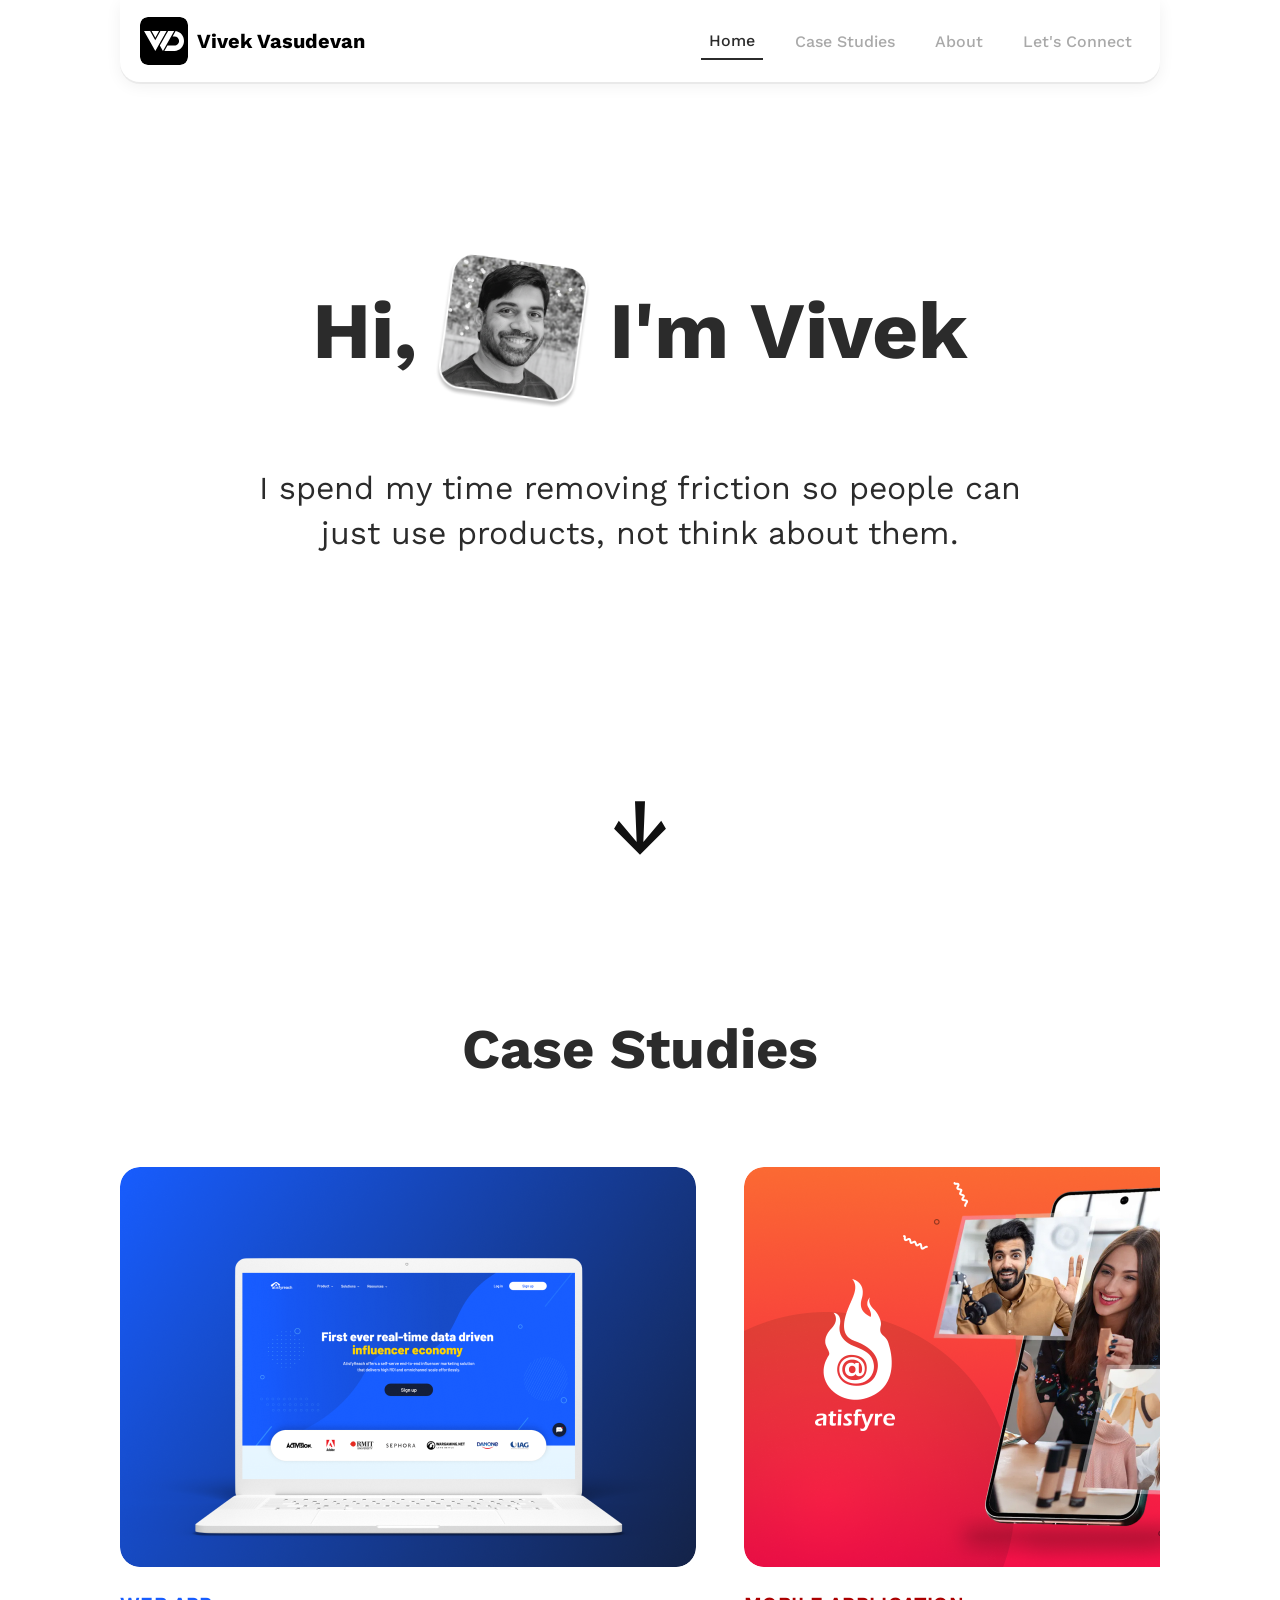
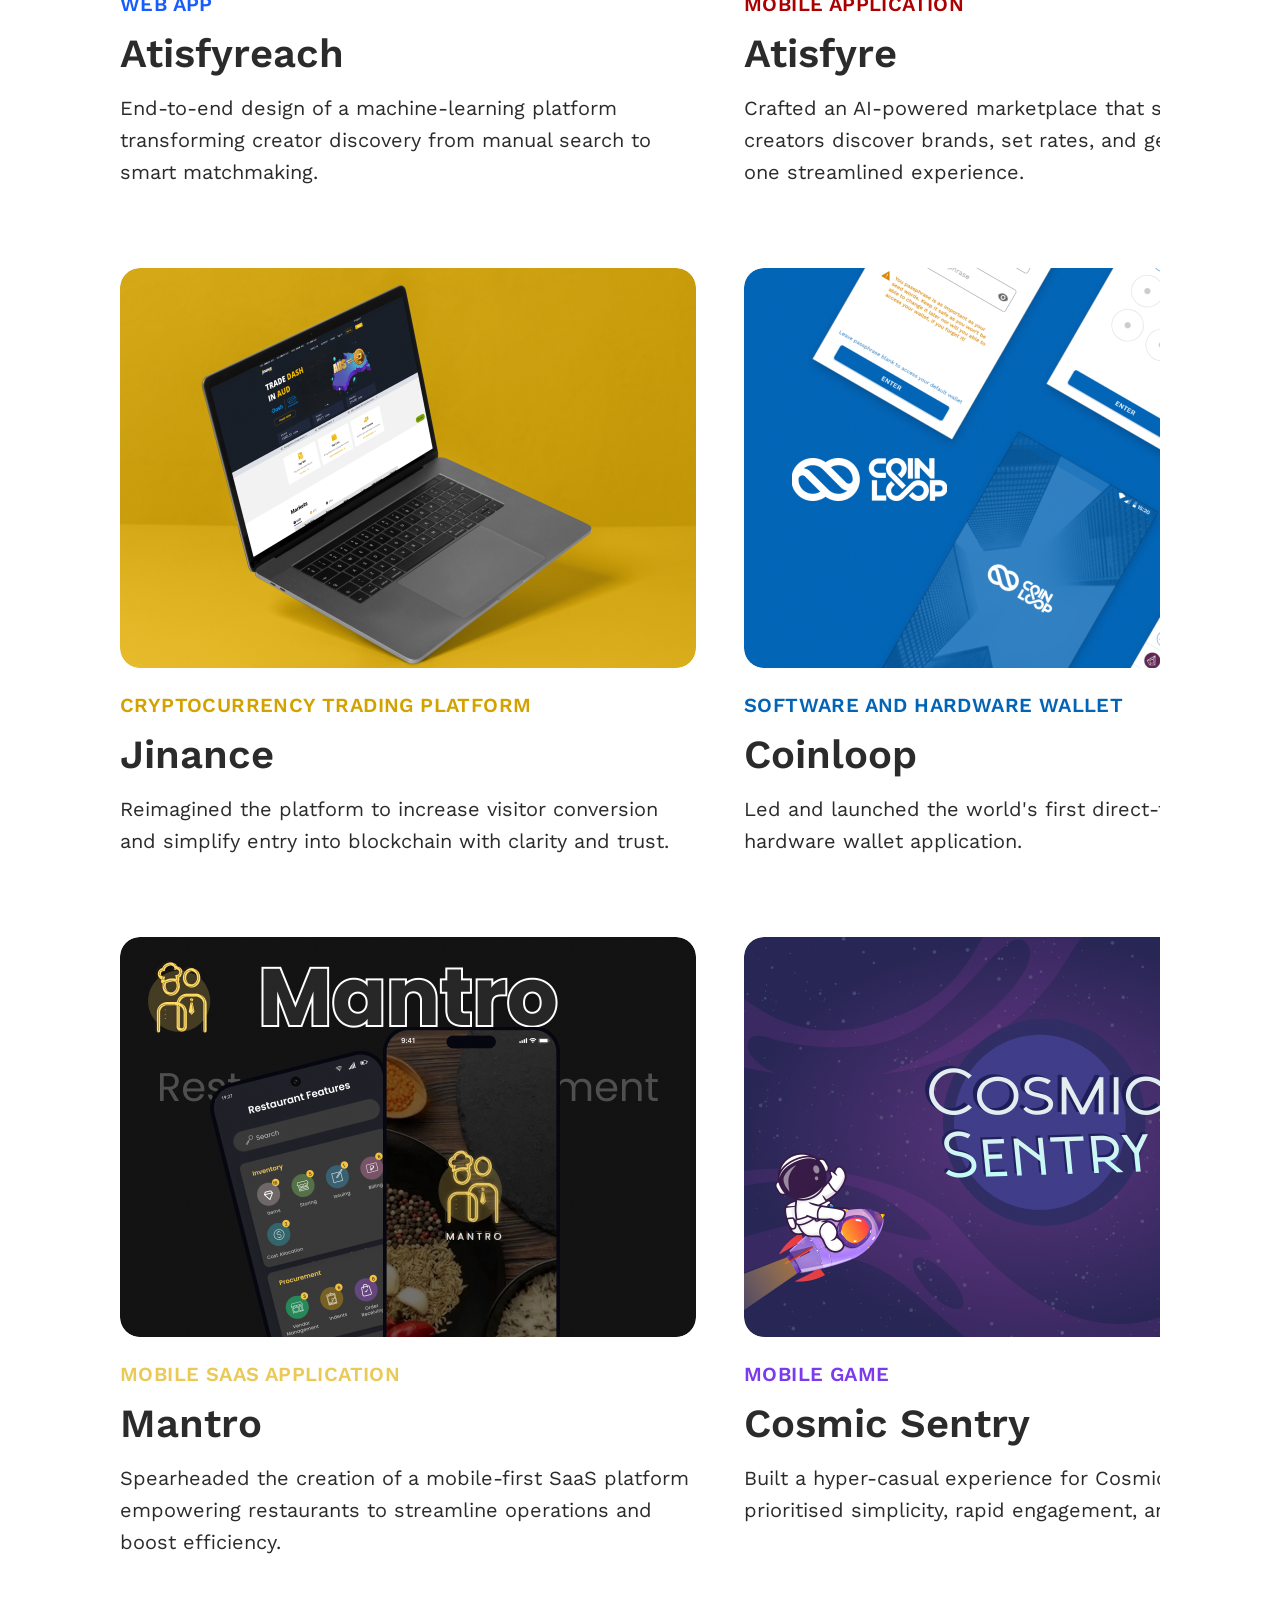
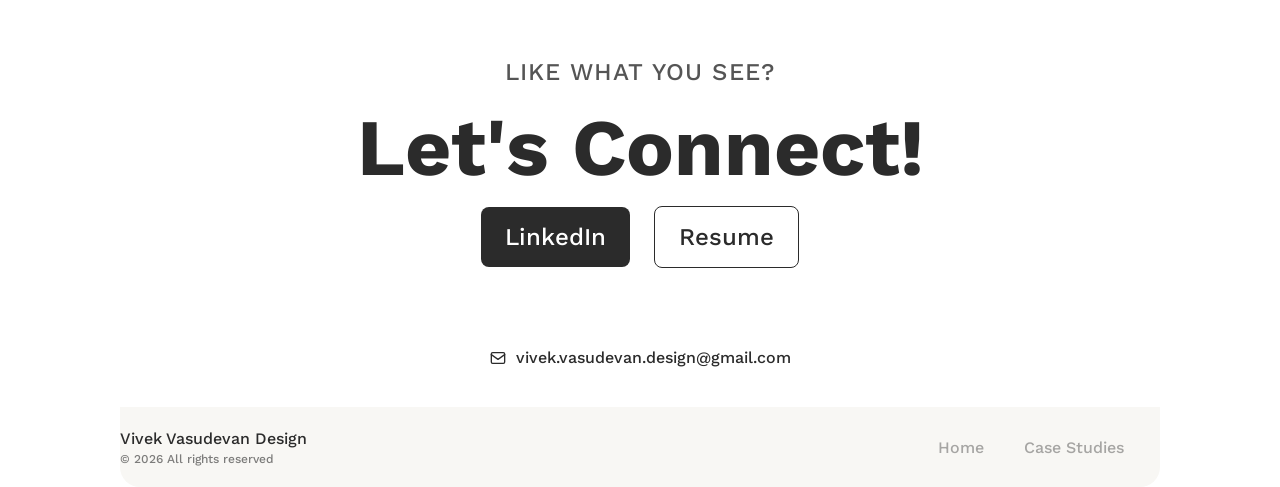
<file: index.html>
<!DOCTYPE html>
<html lang="en" data-cs="home">
<head>
  <meta charset="UTF-8" />
  <link rel="icon" type="image/svg+xml" href="assets/images/Favicon.svg" />
  <meta name="viewport" content="width=device-width, initial-scale=1.0" />
  <title>Vivek Vasudevan Design</title>
  <link rel="stylesheet" href="assets/shared.css" />
  <style>
    /* ─── Grid system ───────────────────────────────────── */
    :root {
      --page-max:      1440px;
      --page-margin:   120px;          /* left & right margin */
      --content-width: 1200px;         /* 1440 - 2×120 */
      --cols:          12;
      --gutter:        16px;
      /* column width: (1200 - 11×16) / 12 = 85.33px */
      --col-width:     calc((var(--content-width) - 11 * var(--gutter)) / var(--cols));
      /* 6-col span (each card): 576px = (content - 3-gutter gap) / 2 */
      --card-cols:     6;
      --card-gap:      calc(3 * var(--gutter));   /* 48px — 3 gutters between columns */
      --card-width:    calc((var(--content-width) - var(--card-gap)) / 2); /* 576px */
      --card-row-gap:  80px;
    }

    /* ─── Reset ─────────────────────────────────────────── */
    html { scroll-behavior: smooth; }

    /* ─── Base ──────────────────────────────────────────── */
    body {
      font-family: var(--font-ui);
      color: var(--color-text);
      background: #ffffff;
      min-height: 100vh;
    }

    /* ─── Page wrapper (1440px) ─────────────────────────── */
    .page {
      max-width: var(--page-max);
      margin: 0 auto;
      position: relative;
    }

    /* ─── NAVIGATION ────────────────────────────────────── */
    .nav-wrap {
      position: sticky;
      top: 0;
      z-index: 100;
      padding: 0 var(--page-margin);
    }
    nav {
      background: #ffffff;
      border-radius: 0 0 20px 20px;
      height: 82px;
      padding: 0 20px;
      display: flex;
      align-items: center;
      justify-content: space-between;
      box-shadow: 0 2px 0 rgba(0,0,0,0.05), 0 4px 16px rgba(0,0,0,0.06);
      transition: box-shadow 0.3s ease;
    }
    nav.scrolled {
      box-shadow: 0 2px 0 rgba(0,0,0,0.06), 0 8px 24px rgba(0,0,0,0.1);
    }

    .nav-brand {
      display: flex;
      align-items: center;
      gap: 9px;
      text-decoration: none;
    }
    .nav-logo {
      width: 48px;
      height: 48px;
      background: #000;
      border-radius: 8px;
      padding: 4px;
      position: relative;         /* anchor the absolutely-placed image */
      flex-shrink: 0;
    }
    .nav-logo img {
      /* Sit at the correct inset (mirrors Figma: 29.17% top/bottom, 8.33% left/right)
         so the WD mark is never stretched or squished */
      position: absolute;
      top: 29.17%;
      right: 8.33%;
      bottom: 29.17%;
      left: 8.33%;
      width: auto;
      height: auto;
      max-width: 100%;
      max-height: 100%;
      object-fit: contain;
    }
    .nav-name {
      font-size: 20px;
      font-weight: 700;
      color: #000;
      white-space: nowrap;
    }

    .nav-links {
      display: flex;
      gap: 24px;
      align-items: center;
      list-style: none;
    }
    .nav-links a, .nav-links button {
      font-family: var(--font-ui);
      font-size: 16px;
      font-weight: 500;
      color: var(--color-text);
      text-decoration: none;
      background: none;
      border: none;
      cursor: pointer;
      padding: 8px;
      opacity: 0.4;
      transition: opacity 0.2s;
      display: block;
    }
    .nav-links li.active a,
    .nav-links li.active button {
      opacity: 1;
      border-bottom: 2px solid var(--color-text);
    }
    .nav-links a:hover, .nav-links button:hover { opacity: 0.8; }

    /* ─── CONTENT CARD ──────────────────────────────────── */
    .content-card {
      margin: 8px var(--page-margin) 0;
      background: #ffffff;
      border-radius: 20px;
      overflow: hidden;
    }

    /* ─── HERO ──────────────────────────────────────────── */
    .hero {
      /* 795px ≈ 9 cols + 8 gutters: 9×85.33 + 8×16 = 896px → Figma value kept exactly */
      width: 795px;
      margin: 0 auto;
      padding: 161px 0 124px;
      display: flex;
      flex-direction: column;
      align-items: center;
      gap: 232px;
    }
    .hero-text {
      display: flex;
      flex-direction: column;
      align-items: center;
      gap: 55px;
      width: 100%;
    }
    .hero-headline {
      display: flex;
      align-items: center;
      justify-content: center;
      gap: 16px;
    }
    .hero-hi, .hero-name {
      font-size: 80px;
      font-weight: 700;
      color: var(--color-text);
      white-space: nowrap;
      line-height: 1;
    }
    .hero-photo-wrap {
      width: 160px;
      height: 160px;
      display: flex;
      align-items: center;
      justify-content: center;
      flex-shrink: 0;
    }
    .hero-photo {
      width: 150px;
      height: 150px;
      border-radius: 0;
      border: none;
      box-shadow: none;
      object-fit: cover;
      transform: rotate(4deg);
      transition: transform 0.4s cubic-bezier(.34,1.56,.64,1);
    }
    .hero-photo:hover { transform: rotate(0deg) scale(1.05); }
    .hero-tagline {
      font-size: 32px;
      font-weight: 400;
      color: var(--color-text);
      opacity: 0.6;
      line-height: 1.4;
      text-align: center;
      width: 100%;
    }

    /* Arrow down — no bounding box, fully transparent */
    .arrow-down {
      width: 80px;
      height: 80px;
      cursor: pointer;
      display: flex;
      align-items: center;
      justify-content: center;
      background: none;           /* no fill */
      border: none;               /* no border */
      outline: none;
      box-shadow: none;
      padding: 0;
      animation: bounce 2s ease-in-out infinite;
      transition: opacity 0.3s;
    }
    .arrow-down:hover { opacity: 0.6; }
    .arrow-down img { width: 100%; height: 100%; object-fit: contain; }
    @keyframes bounce {
      0%, 100% { transform: translateY(0); }
      50% { transform: translateY(10px); }
    }

    /* ─── CASE STUDIES ──────────────────────────────────── */
    .case-studies {
      padding: 0 0 100px;
      scroll-margin-top: 110px;
    }
    .section-title {
      font-size: 56px;
      font-weight: 700;
      color: var(--color-text);
      text-align: center;
      padding: 20px 0 80px;
      line-height: 1.35;
    }
    .cs-grid {
      display: grid;
      /* 2 × 6-col cards separated by a 3-gutter (48px) gap */
      grid-template-columns: repeat(2, var(--card-width));
      column-gap: var(--card-gap);
      row-gap: var(--card-row-gap);
      padding: 0;
      align-items: start;
    }

    /* Case Study Card */
    .cs-card {
      display: flex;
      flex-direction: column;
      gap: 25px;
      text-decoration: none;
      cursor: pointer;
      /* scroll-reveal initial state */
      opacity: 0;
      transform: translateY(40px);
      transition: opacity 0.6s ease, transform 0.6s ease;
    }
    .cs-card.visible {
      opacity: 1;
      transform: translateY(0);
    }
    .cs-card:nth-child(2) { transition-delay: 0.15s; }
    .cs-card:nth-child(4) { transition-delay: 0.15s; }
    .cs-card:nth-child(6) { transition-delay: 0.15s; }

    .cs-image {
      width: var(--card-width);
      height: 400px;
      border-radius: 20px;
      overflow: hidden;
      position: relative;
      flex-shrink: 0;
      transition: transform 0.4s cubic-bezier(.25,.46,.45,.94);
    }
    .cs-card:hover .cs-image { transform: scale(1.02); }
    .cs-image img.bg-img {
      position: absolute;
      inset: 0;
      width: 100%;
      height: 100%;
      object-fit: cover;
    }
    .cs-image .bg-fill {
      position: absolute;
      inset: 0;
      width: 100%;
      height: 100%;
    }
    .cs-image .overlay-img {
      position: absolute;
      width: 100%;
      height: 100%;
      object-fit: cover;
      object-position: center;
    }

    /* Image-specific positioning */
    .cs-img-atisfyreach .laptop {
      position: absolute;
      bottom: -5%;
      left: 50%;
      transform: translateX(-50%);
      width: 110%;
      object-fit: contain;
    }
    .cs-img-atisfyre .phones {
      position: absolute;
      inset: 0;
      width: 100%;
      height: 100%;
      object-fit: cover;
    }
    .cs-img-jinance .macbook {
      position: absolute;
      inset: -11% -13.5%;
      width: calc(100% + 27%);
      height: calc(100% + 22%);
      object-fit: cover;
    }
    .cs-img-coinloop .coinloop-img {
      position: absolute;
      right: -10%;
      top: -10%;
      width: 110%;
      height: 120%;
      object-fit: cover;
      object-position: right top;
    }
    .cs-img-mantro .phone1 {
      position: absolute;
      left: 27%;
      bottom: -5%;
      width: 47%;
      object-fit: contain;
    }
    .cs-img-mantro .phone2 {
      position: absolute;
      right: 0;
      bottom: -5%;
      width: 32%;
      object-fit: contain;
    }
    .cs-img-mantro .mantro-bg-text {
      position: absolute;
      top: 0;
      left: 0;
      right: 0;
      bottom: 0;
      display: flex;
      flex-direction: column;
      align-items: center;
      justify-content: center;
      pointer-events: none;
    }
    .cs-img-mantro .mantro-title-text {
      font-family: var(--font-ui);
      font-size: 80px;
      font-weight: 700;
      color: rgba(217,217,217,0.1);
      white-space: nowrap;
    }
    .cs-img-mantro .mantro-sub-text {
      font-family: var(--font-ui);
      font-size: 28px;
      font-weight: 400;
      color: rgba(217,217,217,0.2);
      text-align: center;
    }
    .cs-img-cosmic .cosmic-overlay {
      position: absolute;
      inset: 0;
      width: 100%;
      height: 100%;
      object-fit: cover;
    }
    .cs-img-cosmic .cosmic-text {
      position: absolute;
      inset: 0;
      display: flex;
      align-items: center;
      justify-content: center;
    }
    .cs-img-cosmic .cosmic-title-text {
      font-family: var(--font-ui);
      font-size: 52px;
      font-weight: 700;
      color: #fff;
      text-align: center;
      letter-spacing: 2px;
    }

    /* Card body */
    .cs-body {
      display: flex;
      flex-direction: column;
      gap: 16px;
      text-align: left;
    }
    .cs-category {
      font-size: 20px;
      font-weight: 600;
      text-transform: uppercase;
      letter-spacing: 0.02em;
    }
    .cs-info {
      display: flex;
      flex-direction: column;
      gap: 16px;
      color: var(--color-text);
    }
    .cs-title {
      font-size: 40px;
      font-weight: 600;
      line-height: 1.1;
    }
    .cs-desc {
      font-size: 20px;
      font-weight: 400;
      line-height: 32px;
      color: var(--color-text);
    }

    /* ─── FOOTER ────────────────────────────────────────── */
    .footer {
      display: flex;
      flex-direction: column;
      align-items: center;
      gap: 64px;
      padding-bottom: 0;
    }

    /* CTA block */

    /* Footer bottom area */

    .footer-email-link img { width: 16px; height: 16px; }

    .footer-logo {
      width: 48px;
      height: 48px;
      background: #000;
      border-radius: 8px;
      position: relative;
      flex-shrink: 0;
    }
    .footer-logo img {
      position: absolute;
      top: 29.17%;
      right: 8.33%;
      bottom: 29.17%;
      left: 8.33%;
      width: auto;
      height: auto;
      max-width: 100%;
      max-height: 100%;
      object-fit: contain;
    }

    .footer-nav-links a, .footer-nav-links button {
      font-family: var(--font-ui);
      font-size: 16px;
      font-weight: 500;
      color: var(--color-text);
      opacity: 0.4;
      text-decoration: none;
      background: none;
      border: none;
      cursor: pointer;
      padding: 8px;
      transition: opacity 0.2s;
    }
    .footer-nav-links a:hover, .footer-nav-links button:hover { opacity: 0.8; }

    /* ─── SCROLL TO TOP ─────────────────────────────────── */

    .scroll-top:hover { transform: translateY(-4px); }

    @media (max-width: 1024px) {

    }

    /* ─── REVEAL ANIMATIONS ─────────────────────────────── */

    /* Hero reveal (load animation) */
    .hero-hi, .hero-photo-wrap, .hero-name {
      opacity: 0;
      transform: translateY(20px);
      animation: fadeUp 0.7s ease forwards;
    }
    .hero-hi      { animation-delay: 0.2s; }
    .hero-photo-wrap { animation-delay: 0.35s; }
    .hero-name    { animation-delay: 0.5s; }
    .hero-tagline {
      opacity: 0;
      animation: fadeIn 0.8s ease forwards 0.7s;
    }
    .arrow-down {
      opacity: 0;
      animation: fadeIn 0.8s ease forwards 1s;
    }
    @keyframes fadeUp {
      to { opacity: 1; transform: translateY(0); }
    }
    @keyframes fadeIn {
      to { opacity: 1; }
    }
    /* Arrow down uses its own bounce after fadeIn */
    .arrow-down { animation: fadeIn 0.8s ease forwards 1s, bounce 2s ease-in-out 1.8s infinite; }

    /* ─── HAMBURGER BUTTON ──────────────────────────────────── */
    .nav-hamburger {
      display: none;
      flex-direction: column;
      gap: 4px;
      background: none;
      border: none;
      cursor: pointer;
      padding: 8px;
      flex-shrink: 0;
      width: 48px;
      height: 48px;
      align-items: center;
      justify-content: center;
    }
    .nav-hamburger span {
      display: block;
      width: 32px;
      height: 4px;
      background: var(--color-text);
      border-radius: 22px;
      transition: transform 0.3s ease, opacity 0.3s ease;
    }
    /* X state: bar 1 moves down 8px and rotates +45°, bar 2 fades, bar 3 moves up 8px and rotates -45° */
    .nav-hamburger.open span:nth-child(1) { transform: translateY(8px) rotate(45deg); }
    .nav-hamburger.open span:nth-child(2) { opacity: 0; transform: scaleX(0); }
    .nav-hamburger.open span:nth-child(3) { transform: translateY(-8px) rotate(-45deg); }

    /* ─── HAMBURGER MENU OVERLAY ────────────────────────────── */
    .mobile-menu {
      display: none;
      flex-direction: column;
      gap: 12px;
      background: #fff;
      border-top: 1px solid rgba(0,0,0,0.08);
      padding: 8px 0 16px;
      /* Float over content — don't push page down */
      position: absolute;
      top: 82px;
      left: 0;
      right: 0;
      z-index: 99;
      box-shadow: 0 8px 24px rgba(0,0,0,0.08);
    }
    .mobile-menu.open { display: flex; }
    @media (min-width: 769px) { .mobile-menu { display: none !important; } }
    .mobile-menu a, .mobile-menu button {
      font-family: var(--font-ui);
      font-size: 16px;
      font-weight: 500;
      color: var(--color-text);
      text-decoration: none;
      background: none;
      border: none;
      cursor: pointer;
      padding: 10px 20px;
      text-align: left;
      width: 100%;
      display: block;
      transition: opacity 0.2s;
    }
    .mobile-menu a:hover, .mobile-menu button:hover { opacity: 0.6; }

    /* ─── TABLET ≤ 768px ────────────────────────────────────── */
    @media (max-width: 768px) {
      /* Nav */
      .nav-wrap { padding: 0; }
      nav { padding: 0 20px; }
      .nav-links { display: none; }
      .nav-hamburger { display: flex; }

      /* Layout */
      .content-card { margin: 8px 40px 0; }

      /* Hero: constrain width so it doesn't overflow the 688px container */
      .hero { width: 100%; }

      /* Case studies: single column, cards centred at 576px, 400px image, 40px gap */
      .cs-grid { grid-template-columns: 1fr; justify-items: center; row-gap: 40px; }
      .cs-card { max-width: 576px; width: 100%; }
      .cs-image { width: 100%; height: 400px; }

      /* Footer */

      .scroll-top { right: 14px; width: 72px; height: 72px; }
      .scroll-top img { width: 72px; height: 72px; }
    }

    /* ─── MOBILE ≤ 480px ────────────────────────────────────── */
    @media (max-width: 480px) {
      /* Nav */
      .nav-name { display: none; }

      /* Layout */
      .content-card { margin: 8px 16px 0; border-radius: 20px; }

      /* Hero: stack vertically — matches Figma mobile (375px) spacing */
      .hero { width: 100%; padding: 120px 0 100px; gap: 120px; }
      .hero-text { gap: 32px; }
      .hero-headline { flex-direction: column; gap: 24px; align-items: center; }
      .hero-hi, .hero-name { font-size: 80px; white-space: nowrap; }
      .hero-tagline { font-size: 20px; line-height: 1.6; padding: 0 24px; }
      .hero-tagline br { display: none; }

      /* Case studies: full-width cards, 238px image, 40px gap — per Figma */
      .section-title { font-size: 56px; padding: 20px 0 80px; }
      .cs-card { max-width: 100%; }
      .cs-grid { row-gap: 40px; }
      .cs-image { height: 238px; }
      .cs-info { gap: 12px; }
      .cs-title { font-size: 32px; }
      .cs-desc { font-size: 16px; line-height: 32px; }
      .cs-category { font-size: 20px; }

      /* Footer */

      .scroll-top { right: 8px; width: 60px; height: 60px; }
      .scroll-top img { width: 60px; height: 60px; }
    }
  </style>
</head>
<body>
<div class="page">

  <!-- ═══ NAVIGATION ═══════════════════════════════════════ -->
  <div class="nav-wrap">
    <nav id="main-nav">
      <a href="#" class="nav-brand" onclick="scrollToTop(event)">
        <img src="assets/images/VivekVasudevanDesign_Logo.svg" alt="VD logo" width="48" height="48" style="border-radius:8px;flex-shrink:0;" />
        <span class="nav-name">Vivek Vasudevan</span>
      </a>
      <ul class="nav-links">
        <li class="active" id="nav-home"><a href="#" onclick="scrollToTop(event)">Home</a></li>
        <li id="nav-cs"><a href="#case-studies" onclick="navClick(event,'nav-cs')">Case Studies</a></li>
        <li id="nav-about"><a href="about.html">About</a></li>
        <li id="nav-connect"><button onclick="scrollToFooter()">Let's Connect</button></li>
      </ul>
      <button class="nav-hamburger" id="hamburgerBtn" aria-label="Open menu" aria-expanded="false">
        <span></span><span></span><span></span>
      </button>
    </nav>
    <div class="mobile-menu" id="mobileMenu" role="menu">
      <a href="#" onclick="closeMobileMenu(); scrollToTop(event)">Home</a>
      <a href="#case-studies" onclick="closeMobileMenu()">Case Studies</a>
      <a href="about.html" onclick="closeMobileMenu()">About</a>
      <button onclick="closeMobileMenu(); scrollToFooter()">Let's Connect</button>
    </div>
  </div>

  <!-- ═══ CONTENT CARD ═══════════════════════════════════════ -->
  <div class="content-card">

    <!-- ─── HERO ─────────────────────────────────────────── -->
    <section class="hero">
      <div class="hero-text">
        <div class="hero-headline">
          <span class="hero-hi">Hi,</span>
          <div class="hero-photo-wrap">
            <img
              class="hero-photo"
              src="assets/images/ProfilePic.png"
              alt="Vivek Vasudevan"
            />
          </div>
          <span class="hero-name">I'm Vivek</span>
        </div>
        <p class="hero-tagline">
          I spend my time removing friction so people can<br>
          just use products, not think about them.
        </p>
      </div>
      <button class="arrow-down" onclick="document.getElementById('case-studies').scrollIntoView({behavior:'smooth'})" aria-label="Scroll down">
        <img src="assets/images/arrow-down-line.svg" alt="Scroll down" />
      </button>
    </section>

    <!-- ─── CASE STUDIES ─────────────────────────────────── -->
    <section class="case-studies" id="case-studies">
      <h2 class="section-title reveal">Case Studies</h2>
      <div class="cs-grid">

        <!-- 1. Atisfyreach -->
        <a class="cs-card" href="atisfyreach.html" aria-label="Atisfyreach case study">
          <div class="cs-image">
            <img class="bg-img" src="assets/images/AtisfyReach_CaseStudy_Thumbnail.png" alt="Atisfyreach website on laptop" />
          </div>
          <div class="cs-body">
            <p class="cs-category" style="color:#175cfe;">Web App</p>
            <div class="cs-info">
              <p class="cs-title">Atisfyreach</p>
              <p class="cs-desc">End-to-end design of a machine-learning platform transforming creator discovery from manual search to smart matchmaking.</p>
            </div>
          </div>
        </a>

        <!-- 2. Atisfyre -->
        <a class="cs-card" href="atisfyre.html" aria-label="Atisfyre case study">
          <div class="cs-image">
            <img class="bg-img" src="assets/images/Atisfyre_CaseStudy_Thumbnail.png" alt="Atisfyre app screens" />
          </div>
          <div class="cs-body">
            <p class="cs-category" style="color:#ab0000;">Mobile Application</p>
            <div class="cs-info">
              <p class="cs-title">Atisfyre</p>
              <p class="cs-desc">Crafted an AI-powered marketplace that simplifies how creators discover brands, set rates, and get paid — all in one streamlined experience.</p>
            </div>
          </div>
        </a>

        <!-- 3. Jinance -->
        <a class="cs-card" href="jinance.html" aria-label="Jinance case study">
          <div class="cs-image">
            <img class="bg-img" src="assets/images/Jinance_CaseStudy_Thumbnail.png" alt="Jinance on MacBook" />
          </div>
          <div class="cs-body">
            <p class="cs-category" style="color:#d3a200;">Cryptocurrency Trading Platform</p>
            <div class="cs-info">
              <p class="cs-title">Jinance</p>
              <p class="cs-desc">Reimagined the platform to increase visitor conversion and simplify entry into blockchain with clarity and trust.</p>
            </div>
          </div>
        </a>

        <!-- 4. Coinloop -->
        <a class="cs-card" href="coinloop.html" aria-label="Coinloop case study">
          <div class="cs-image">
            <img class="bg-img" src="assets/images/CoinLoop_CaseStudy_Thumbnail.png" alt="Coinloop wallet app" />
          </div>
          <div class="cs-body">
            <p class="cs-category" style="color:#0264b6;">Software and Hardware Wallet</p>
            <div class="cs-info">
              <p class="cs-title">Coinloop</p>
              <p class="cs-desc">Led and launched the world's first direct-to-mobile hardware wallet application.</p>
            </div>
          </div>
        </a>

        <!-- 5. Mantro -->
        <a class="cs-card" href="https://www.behance.net/gallery/205969113/Mantro-Restaurant-Management-Application" target="_blank" rel="noopener" aria-label="Mantro case study">
          <div class="cs-image">
            <img class="bg-img" src="assets/images/Mantro_CaseStudy_Thumbnail.png" alt="Mantro app screens" />
          </div>
          <div class="cs-body">
            <p class="cs-category" style="color:#ebc956;">Mobile SaaS Application</p>
            <div class="cs-info">
              <p class="cs-title">Mantro</p>
              <p class="cs-desc">Spearheaded the creation of a mobile-first SaaS platform empowering restaurants to streamline operations and boost efficiency.</p>
            </div>
          </div>
        </a>

        <!-- 6. Cosmic Sentry -->
        <a class="cs-card" href="https://www.behance.net/gallery/204079743/Cosmic-Sentry" target="_blank" rel="noopener" aria-label="Cosmic Sentry case study">
          <div class="cs-image">
            <img class="bg-img" src="assets/images/CosmicSentry_CaseStudy_Thumbnail.png" alt="Cosmic Sentry mobile game" />
          </div>
          <div class="cs-body">
            <p class="cs-category" style="color:#7c3aed;">Mobile Game</p>
            <div class="cs-info">
              <p class="cs-title">Cosmic Sentry</p>
              <p class="cs-desc">Built a hyper-casual experience for Cosmic Sentry that prioritised simplicity, rapid engagement, and replayability.</p>
            </div>
          </div>
        </a>

      </div><!-- /cs-grid -->
    </section>

    <!-- ─── FOOTER ────────────────────────────────────────── -->
    <footer class="footer" id="footer">
      <div class="footer-cta reveal">
        <p class="footer-eyebrow">Like what you see?</p>
        <div class="footer-headline-wrap">
          <h2 class="footer-headline">Let's Connect!</h2>
          <div class="footer-btns">
            <a class="btn-filled" href="https://www.linkedin.com/in/vivek-vasudevan/" target="_blank" rel="noopener">LinkedIn</a>
            <a class="btn-outline" href="assets/VivekVasudevan_Resume.pdf" download="VivekVasudevan_Resume.pdf" target="_blank" rel="noopener">Resume</a>
          </div>
        </div>
      </div>

      <div class="footer-bottom-area reveal">
        <a class="footer-email-link" href="mailto:vivek.vasudevan.design@gmail.com" target="_blank" rel="noopener">
          <svg width="16" height="16" viewBox="0 0 16 16" fill="none" xmlns="http://www.w3.org/2000/svg" aria-hidden="true"><rect x="1.33" y="2.67" width="13.33" height="10.67" rx="1.33" stroke="#2b2b2b" stroke-width="1.33" stroke-linejoin="round"/><path d="M1.33 4.67 L8 9.33 L14.67 4.67" stroke="#2b2b2b" stroke-width="1.33" stroke-linecap="round" stroke-linejoin="round"/></svg>
          vivek.vasudevan.design@gmail.com
        </a>
        <div class="footer-bottom-nav">
          <a href="#" class="footer-brand" onclick="scrollToTop(event)">
            <img src="assets/images/VivekVasudevanDesign_Logo.svg" alt="VD logo" width="48" height="48" style="border-radius:8px;flex-shrink:0;" />
            <div class="footer-brand-text">
              <span class="footer-brand-name">Vivek Vasudevan Design</span>
              <span class="footer-brand-copy">© 2026 All rights reserved</span>
            </div>
          </a>
          <ul class="footer-nav-links">
            <li><a href="#" onclick="scrollToTop(event)">Home</a></li>
            <li><a href="#case-studies">Case Studies</a></li>
            <li><a href="about.html">About</a></li>
          </ul>
        </div>
      </div>
    </footer>

  </div><!-- /content-card -->
</div><!-- /page -->

<!-- ═══ SCROLL TO TOP BUTTON ═══════════════════════════════ -->
<div class="scroll-top-tooltip" id="scrollTooltip">Back to top</div>
<button class="scroll-top" id="scrollTopBtn" onclick="window.scrollTo({top:0,behavior:'smooth'})" aria-label="Scroll to top">
  <img src="assets/images/Btn_ScrollTop.svg" alt="" />
</button>

<!-- ═══ SCRIPTS ═════════════════════════════════════════════ -->
<script>
  /* Nav scroll shadow */
  const nav = document.getElementById('main-nav');
  const scrollTopBtn = document.getElementById('scrollTopBtn');
  const scrollTooltip = document.getElementById('scrollTooltip');
  scrollTopBtn.addEventListener('mouseenter', () => {
    if (scrollTopBtn.classList.contains('visible')) scrollTooltip.classList.add('visible');
  });
  scrollTopBtn.addEventListener('mouseleave', () => scrollTooltip.classList.remove('visible'));

  window.addEventListener('scroll', () => {
    const y = window.scrollY;
    nav.classList.toggle('scrolled', y > 20);
    scrollTopBtn.classList.toggle('visible', y > 400);

    /* Active nav highlight */
    const csTop = document.getElementById('case-studies').getBoundingClientRect().top;
    const footerTop = document.getElementById('footer').getBoundingClientRect().top;
    const navH = 100;
    ['nav-home','nav-cs','nav-about','nav-connect'].forEach(id =>
      document.getElementById(id)?.classList.remove('active')
    );
    if (footerTop < navH + 200) {
      document.getElementById('nav-about')?.classList.add('active');
    } else if (csTop < navH + 100) {
      document.getElementById('nav-cs')?.classList.add('active');
    } else {
      document.getElementById('nav-home')?.classList.add('active');
    }
  });

  /* Scroll-to-top position — keep button and tooltip in sync */
  function updateScrollTopPos() {
    const vw = window.innerWidth;
    const right = vw > 1440 ? (vw - 1440) / 2 + 14 + 'px' : '20px';
    scrollTopBtn.style.right = right;
    scrollTooltip.style.right = right;
  }
  updateScrollTopPos();
  window.addEventListener('resize', updateScrollTopPos);

  /* Nav helpers */
  function scrollToTop(e) {
    e?.preventDefault();
    window.scrollTo({ top: 0, behavior: 'smooth' });
  }
  function scrollToFooter() {
    document.getElementById('footer').scrollIntoView({ behavior: 'smooth' });
  }
  function navClick(e, activeId) {
    /* let default anchor scroll happen */
  }

  /* Hamburger menu */
  const hamburgerBtn = document.getElementById('hamburgerBtn');
  const mobileMenu = document.getElementById('mobileMenu');
  hamburgerBtn?.addEventListener('click', () => {
    const open = mobileMenu.classList.toggle('open');
    hamburgerBtn.classList.toggle('open', open);
    hamburgerBtn.setAttribute('aria-expanded', open);
  });
  function closeMobileMenu() {
    mobileMenu?.classList.remove('open');
    hamburgerBtn?.classList.remove('open');
    hamburgerBtn?.setAttribute('aria-expanded', 'false');
  }
  /* Close mobile menu on scroll */
  window.addEventListener('scroll', closeMobileMenu, { passive: true });

  /* Intersection Observer – scroll reveal */
  const observer = new IntersectionObserver((entries) => {
    entries.forEach(entry => {
      if (entry.isIntersecting) {
        entry.target.classList.add('visible');
      }
    });
  }, { threshold: 0.1, rootMargin: '0px 0px -60px 0px' });

  document.querySelectorAll('.cs-card, .reveal').forEach(el => observer.observe(el));

  /* Stagger cs-card siblings that appear together */
  const cardObserver = new IntersectionObserver((entries) => {
    entries.forEach(entry => {
      if (entry.isIntersecting) {
        const card = entry.target;
        /* check if sibling is also visible — add slight delay for right column */
        setTimeout(() => card.classList.add('visible'), card.dataset.delay || 0);
        cardObserver.unobserve(card);
      }
    });
  }, { threshold: 0.1, rootMargin: '0px 0px -40px 0px' });

  document.querySelectorAll('.cs-card').forEach((card, i) => {
    card.dataset.delay = (i % 2 === 1) ? 150 : 0;
    cardObserver.observe(card);
  });
</script>
</body>
</html>
</file>
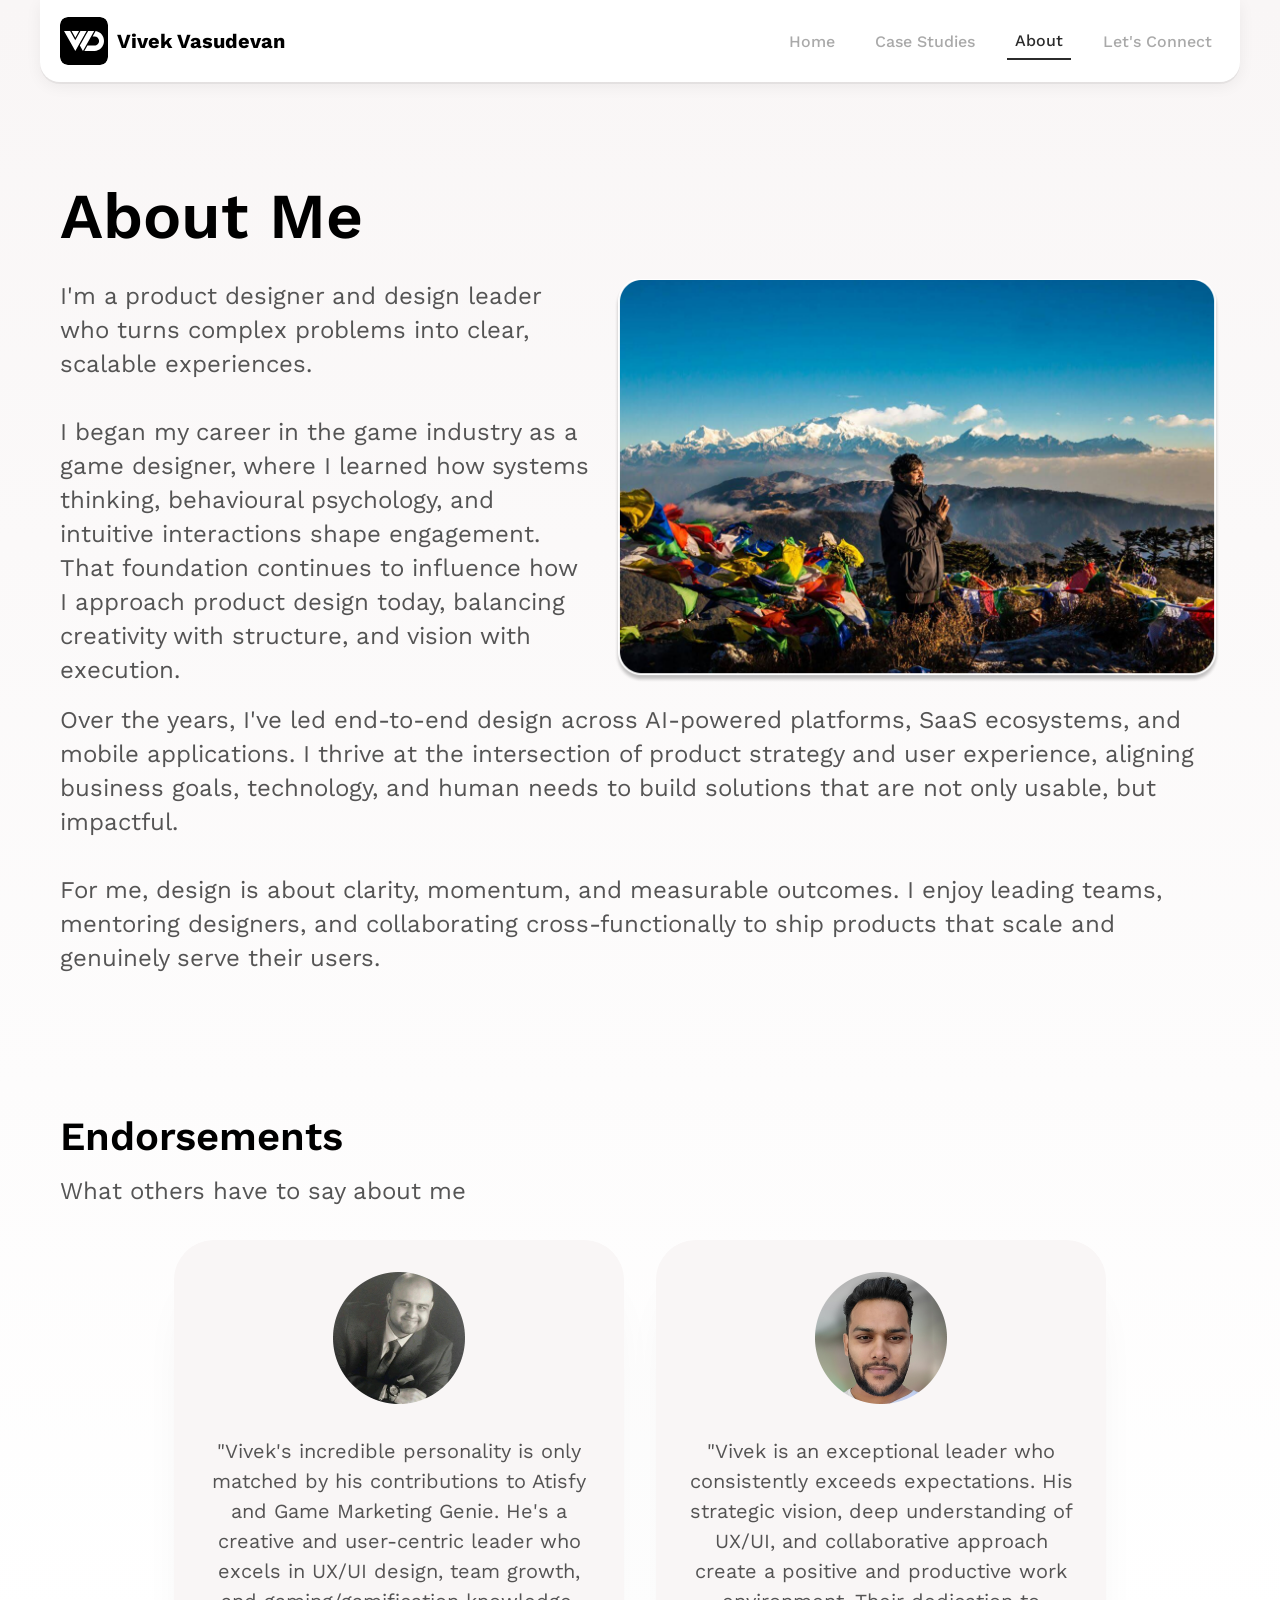
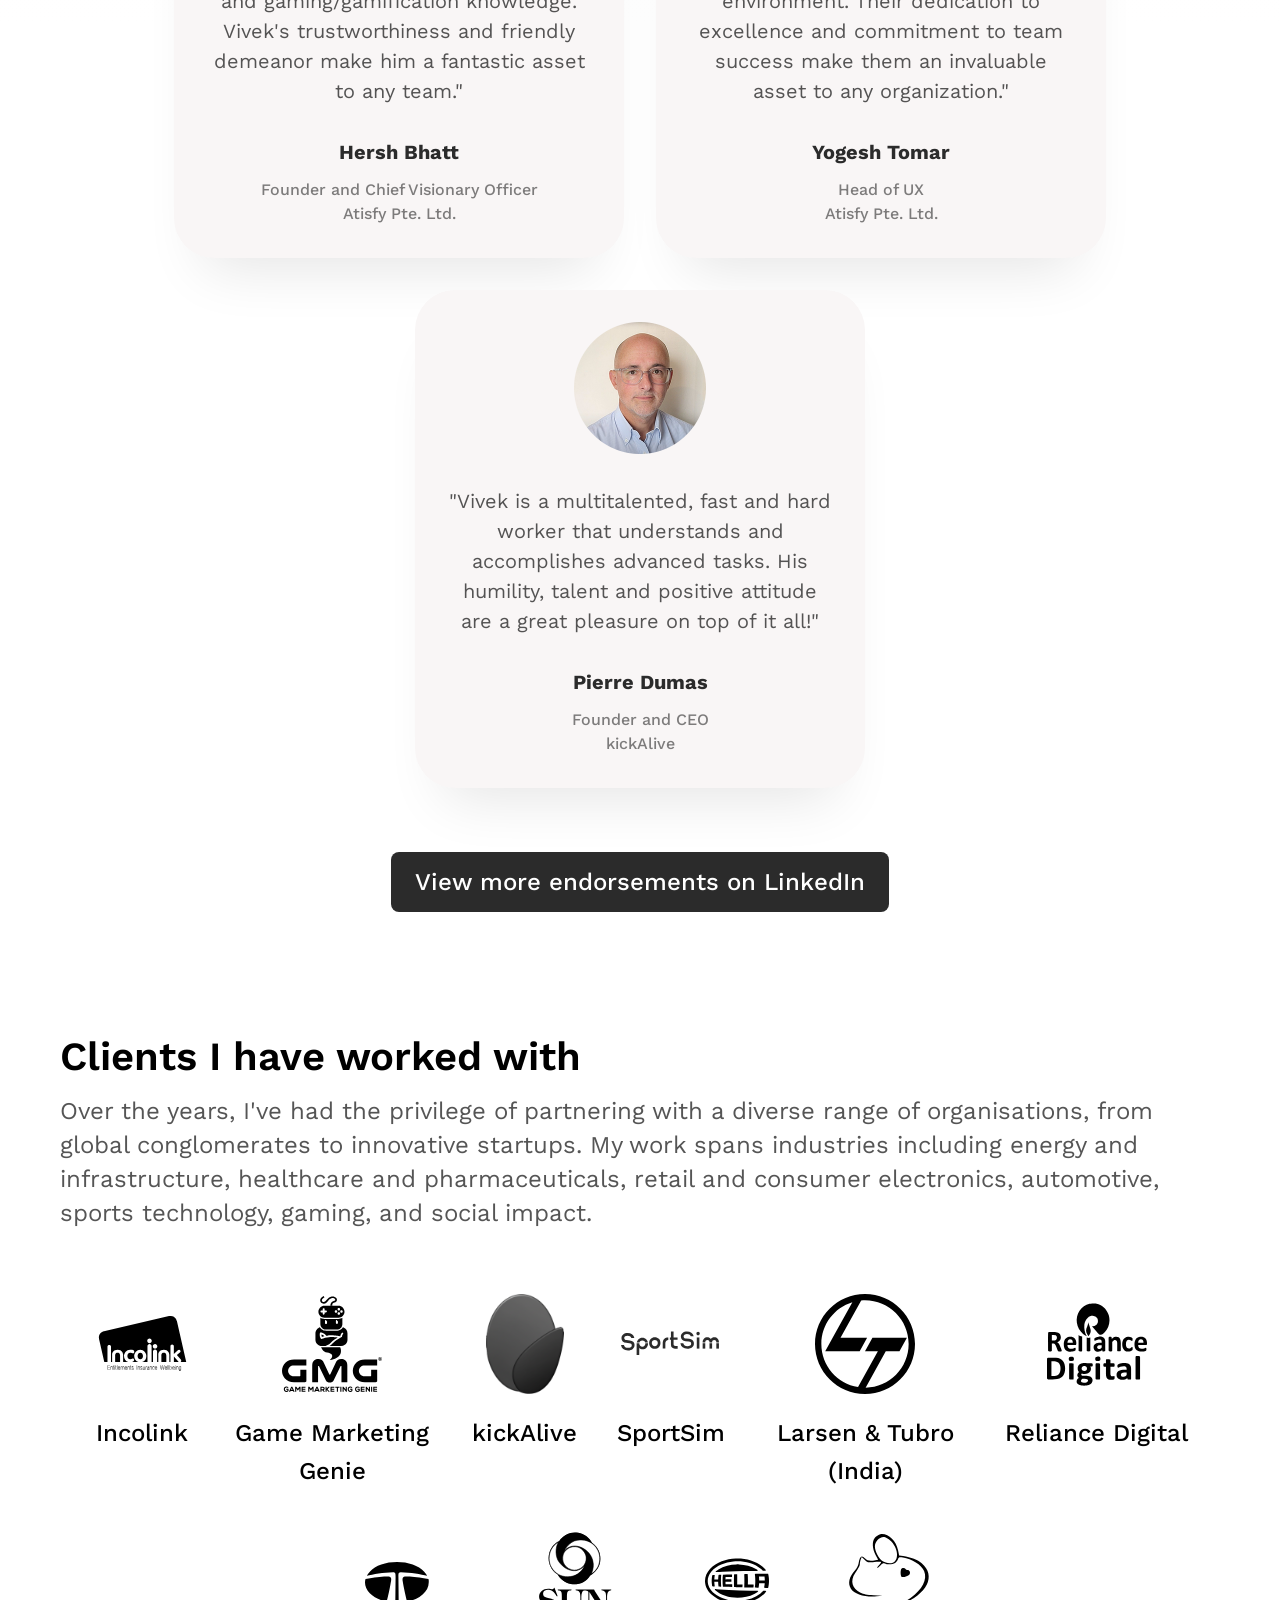
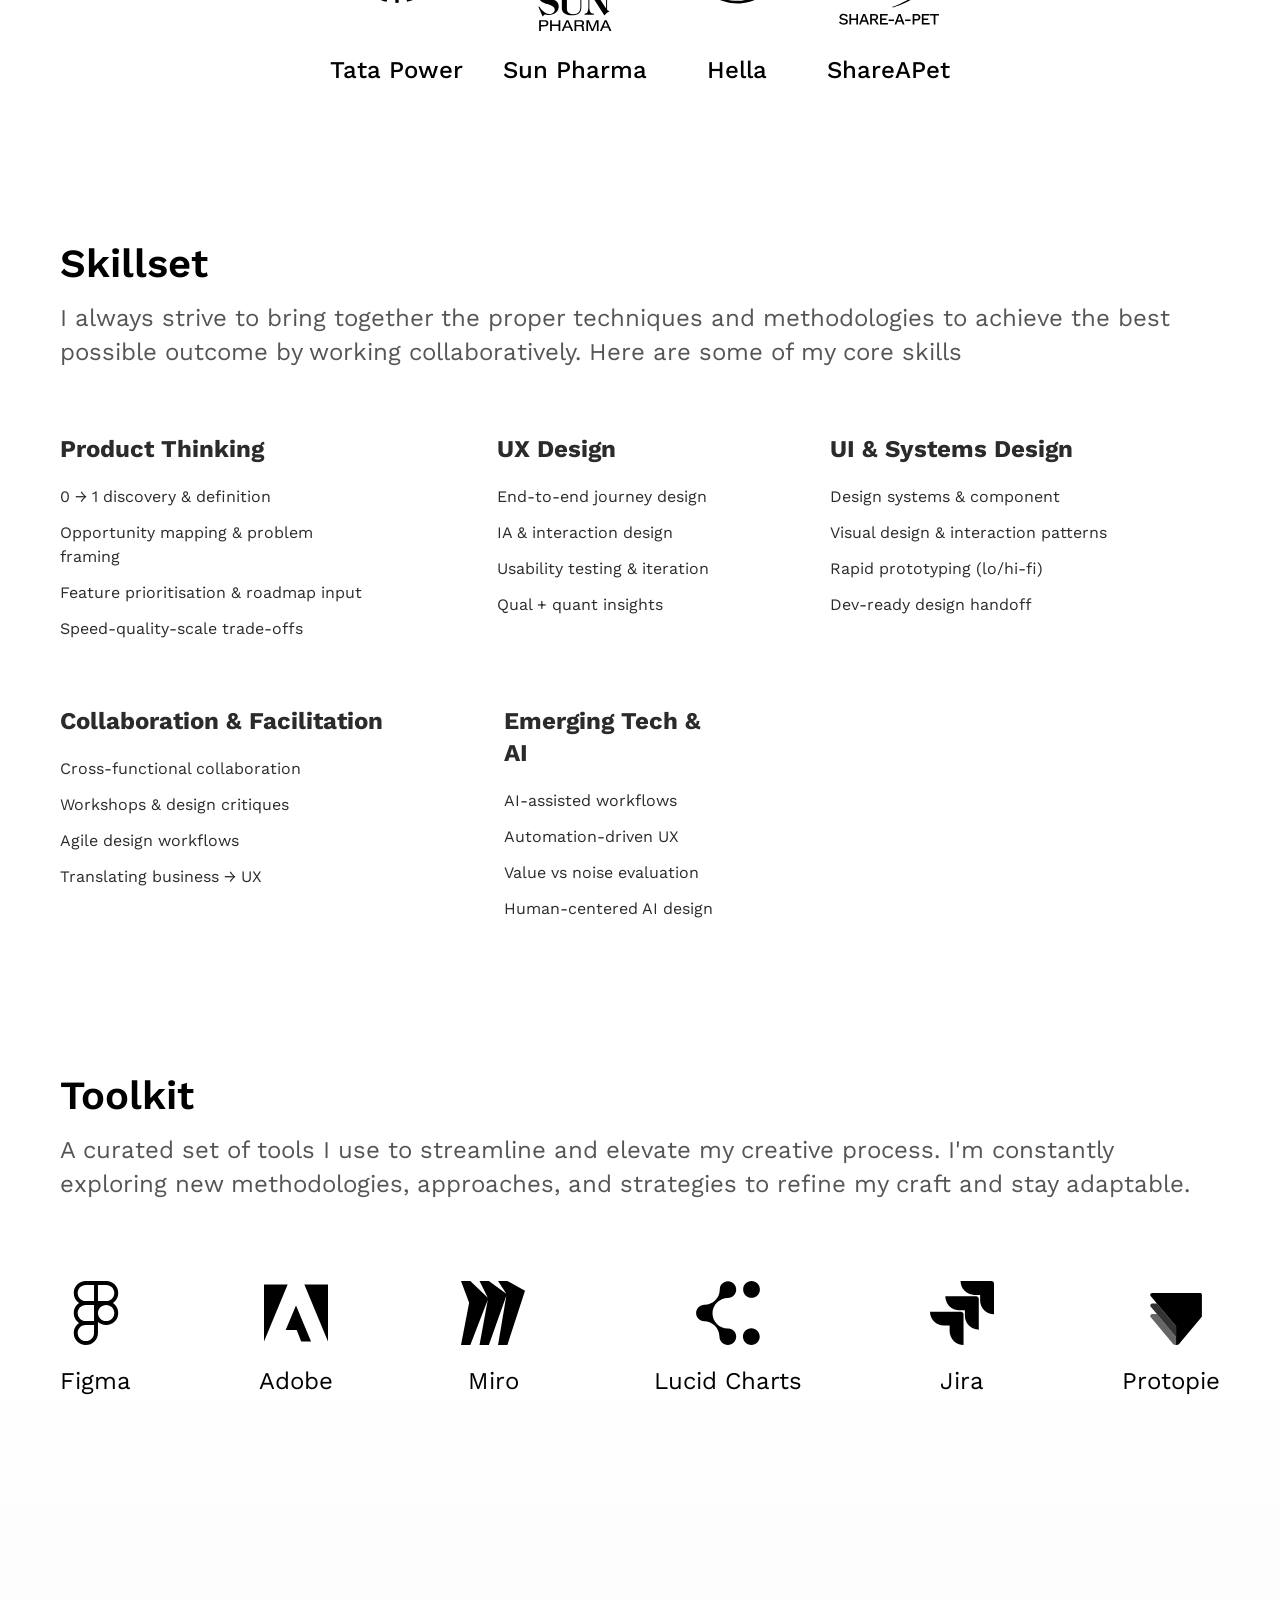
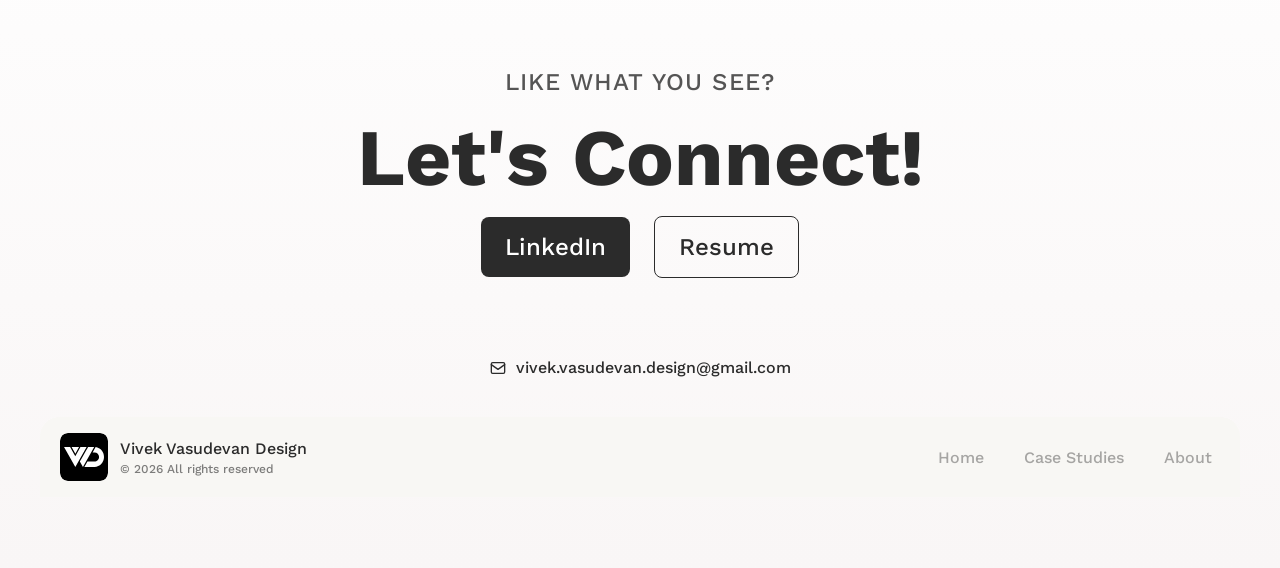
<file: about.html>
<!DOCTYPE html>
<html lang="en" data-cs="about">
<head>
  <meta charset="UTF-8" />
  <link rel="icon" type="image/svg+xml" href="assets/images/Favicon.svg" />
  <meta name="viewport" content="width=device-width, initial-scale=1.0" />
  <title>About – Vivek Vasudevan Design</title>
  <link rel="stylesheet" href="assets/shared.css" />
  <style>
    /* ─── Variables ──────────────────────────────────────── */
    :root {
      --page-max: 1440px;
      --content-width: 1200px;
      --inner-width: 1160px;
    }

    /* ─── Reset ──────────────────────────────────────────── */
    html { scroll-behavior: smooth; }

    body {
      font-family: var(--font-ui);
      color: var(--color-text);
      background: linear-gradient(180deg, #f9f6f6 0%, #fff 30.3%, #fff 85%, #f9f6f6 100%);
      min-height: 100vh;
    }

    .page {
      max-width: var(--page-max);
      margin: 0 auto;
      display: flex;
      flex-direction: column;
      align-items: center;
      padding-bottom: 71px;
    }

    /* ─── NAVIGATION ─────────────────────────────────────── */
    .nav-wrap {
      position: sticky;
      top: 0;
      z-index: 100;
      width: 100%;
      padding: 0 20px;
    }
    nav {
      background: #fff;
      border-radius: 0 0 20px 20px;
      height: 82px;
      padding: 0 20px;
      display: flex;
      align-items: center;
      justify-content: space-between;
      max-width: var(--content-width);
      margin: 0 auto;
      box-shadow: 0 2px 0 rgba(0,0,0,0.05), 0 4px 16px rgba(0,0,0,0.06);
      transition: box-shadow 0.3s;
    }
    nav.scrolled { box-shadow: 0 2px 0 rgba(0,0,0,0.06), 0 8px 24px rgba(0,0,0,0.1); }

    .nav-brand {
      display: flex;
      align-items: center;
      gap: 9px;
      text-decoration: none;
    }
    .nav-logo {
      width: 48px; height: 48px;
      background: #000;
      border-radius: 8px;
      padding: 4px;
      position: relative;
      flex-shrink: 0;
    }
    .nav-logo img {
      position: absolute;
      top: 29.17%; right: 8.33%; bottom: 29.17%; left: 8.33%;
      width: auto; height: auto;
      max-width: 100%; max-height: 100%;
      object-fit: contain;
    }
    .nav-name { font-size: 20px; font-weight: 700; color: #000; white-space: nowrap; }

    .nav-links { display: flex; gap: 24px; align-items: center; list-style: none; }
    .nav-links a, .nav-links button {
      font-family: var(--font-ui);
      font-size: 16px; font-weight: 500;
      color: var(--color-text);
      text-decoration: none;
      background: none; border: none; cursor: pointer;
      padding: 8px; opacity: 0.4;
      transition: opacity 0.2s;
      display: block;
    }
    .nav-links li.active a { opacity: 1; border-bottom: 2px solid var(--color-text); }
    .nav-links a:hover, .nav-links button:hover { opacity: 0.8; }

    /* ─── SECTION HEADERS ────────────────────────────────── */
    .section-header { display: flex; flex-direction: column; gap: 12px; width: var(--inner-width); }
    .section-title {
      font-size: 40px; font-weight: 600;
      line-height: 50px; color: #000;
    }
    .section-subtitle {
      font-size: 24px; font-weight: 400;
      line-height: 34px; color: var(--color-text);
      opacity: 0.8;
    }

    /* ─── ABOUT INTRO ────────────────────────────────────── */
    .about-intro {
      display: flex;
      flex-direction: column;
      gap: 25px;
      align-items: flex-start;
      padding-top: 96px;
      width: var(--inner-width);
    }
    .about-page-title {
      font-size: 64px; font-weight: 600;
      line-height: 76px; color: #000;
    }
    .about-content-wrap { display: flex; flex-direction: column; gap: 16px; width: 100%; }
    .about-row-1 {
      display: flex;
      flex-wrap: wrap;
      gap: 16px 24px;
      align-items: flex-start;
    }
    .about-text {
      flex: 1 0 0;
      font-size: 24px; font-weight: 400;
      line-height: 34px; color: var(--color-text);
      opacity: 0.8;
      min-width: 300px;
    }
    .about-photo-wrap {
      width: 606px; height: 403px;
      border: none;
      border-radius: 0;
      box-shadow: none;
      overflow: hidden;
      flex-shrink: 0;
    }
    .about-photo-wrap img {
      width: 100%; height: 100%;
      object-fit: cover;
    }
    .about-row-2 .about-text { opacity: 0.8; }

    /* ─── ENDORSEMENTS ───────────────────────────────────── */
    .endorsements-section {
      display: flex;
      flex-direction: column;
      gap: 64px;
      align-items: center;
      padding-top: 137px;
    }
    .endorsements-inner { display: flex; flex-direction: column; gap: 32px; align-items: center; }
    .endorsements-grid {
      display: flex;
      flex-wrap: wrap;
      gap: 32px;
      justify-content: center;
    }
    .endorsement-card {
      background: #f9f6f6;
      border-radius: 40px;
      padding: 32px;
      width: 450px;
      display: flex;
      flex-direction: column;
      align-items: center;
      gap: 32px;
      box-shadow: 0 39px 58.5px -30px rgba(0,0,0,0.11);
      overflow: hidden;
    }
    .endorsement-avatar {
      width: 132px; height: 132px;
      border-radius: 0;
      object-fit: cover;
      flex-shrink: 0;
    }
    .endorsement-quote {
      font-size: 20px; font-weight: 400;
      line-height: 30px; color: var(--color-text);
      opacity: 0.8;
      text-align: center;
    }
    .endorsement-author { display: flex; flex-direction: column; gap: 12px; width: 100%; text-align: center; }
    .endorsement-name { font-size: 20px; font-weight: 700; line-height: 28px; color: var(--color-text); }
    .endorsement-role {
      font-size: 16px; font-weight: 500;
      line-height: 24px; color: var(--color-text);
      opacity: 0.6;
    }

    /* ─── CLIENTS ────────────────────────────────────────── */
    .clients-section { display: flex; flex-direction: column; gap: 64px; width: 100%; }
    .clients-grid {
      display: flex;
      flex-wrap: wrap;
      gap: 40px;
      justify-content: center;
    }
    .client-item { display: flex; flex-direction: column; gap: 20px; align-items: center; }
    .client-logo {
      width: 100px; height: 100px;
      display: flex; align-items: center; justify-content: center;
      flex-shrink: 0;
    }
    .client-logo img { max-width: 100%; max-height: 100%; object-fit: contain; }
    .client-logo.black-bg { background: #000; border-radius: 4px; padding: 10px; }
    .client-name {
      font-size: 24px; font-weight: 500;
      line-height: 1.6; color: #000;
      text-align: center;
      max-width: 200px;
    }

    /* ─── SKILLSET ───────────────────────────────────────── */
    .skills-section { display: flex; flex-direction: column; gap: 64px; width: 100%; }
    .skills-grid {
      display: flex;
      flex-wrap: wrap;
      gap: 64px 120px;
      width: var(--inner-width);
    }
    .skill-group { display: flex; flex-direction: column; gap: 20px; }
    .skill-title { font-size: 24px; font-weight: 700; line-height: 32px; color: var(--color-text); }
    .skill-items { display: flex; flex-direction: column; gap: 12px; }
    .skill-item { font-size: 16px; font-weight: 400; line-height: 24px; color: var(--color-text); }

    /* ─── TOOLKIT ────────────────────────────────────────── */
    .toolkit-section { display: flex; flex-direction: column; gap: 80px; width: 100%; }
    .toolkit-row {
      display: flex;
      justify-content: space-between;
      align-items: flex-start;
      width: 100%;
    }
    .tool-item { display: flex; flex-direction: column; gap: 19px; align-items: center; }
    .tool-icon { width: 64px; height: 64px; object-fit: contain; }
    .tool-name { font-size: 24px; font-weight: 400; line-height: 34px; color: #000; white-space: nowrap; }

    /* ─── OUTER SECTIONS WRAPPER ─────────────────────────── */
    .sections-wrapper {
      display: flex;
      flex-direction: column;
      gap: 150px;
      align-items: center;
      padding-top: 120px;
      padding-left: 20px;
      padding-right: 20px;
      width: var(--content-width);
    }

    /* ─── FOOTER ─────────────────────────────────────────── */
    .footer {
      display: flex;
      flex-direction: column;
      align-items: center;
      gap: 64px;
      width: var(--content-width);
      padding-top: 120px;
    }

    .footer-email-link img { width: 16px; height: 16px; }

    .footer-logo {
      width: 48px; height: 48px;
      background: #000; border-radius: 8px;
      position: relative; flex-shrink: 0;
    }
    .footer-logo img {
      position: absolute;
      top: 29.17%; right: 8.33%; bottom: 29.17%; left: 8.33%;
      width: auto; height: auto; max-width: 100%; max-height: 100%;
      object-fit: contain;
    }

    /* ─── LINKEDIN BUTTON ────────────────────────────────── */
    .linkedin-btn {
      background: var(--color-text); color: #fff;
      padding: 16px 24px; border-radius: 8px;
      font-size: 24px; font-weight: 500;
      text-decoration: none;
      transition: background 0.2s, transform 0.2s;
      display: inline-block;
    }
    .linkedin-btn:hover { background: #444; transform: translateY(-2px); }

    /* ─── SCROLL TO TOP ──────────────────────────────────── */

    .scroll-top:hover { transform: translateY(-4px); }

    /* ─── REVEAL ANIMATIONS ──────────────────────────────── */

    .about-intro { opacity: 0; transform: translateY(24px); animation: fadeUp 0.8s ease forwards 0.1s; }
    @keyframes fadeUp { to { opacity: 1; transform: translateY(0); } }

    /* ─── HAMBURGER BUTTON ──────────────────────────────────── */
    .nav-hamburger {
      display: none;
      flex-direction: column;
      gap: 4px;
      background: none;
      border: none;
      cursor: pointer;
      padding: 8px;
      flex-shrink: 0;
      width: 48px;
      height: 48px;
      align-items: center;
      justify-content: center;
    }
    .nav-hamburger span {
      display: block;
      width: 32px;
      height: 4px;
      background: var(--color-text);
      border-radius: 22px;
      transition: transform 0.3s ease, opacity 0.3s ease;
    }
    .nav-hamburger.open span:nth-child(1) { transform: translateY(8px) rotate(45deg); }
    .nav-hamburger.open span:nth-child(2) { opacity: 0; transform: scaleX(0); }
    .nav-hamburger.open span:nth-child(3) { transform: translateY(-8px) rotate(-45deg); }

    /* ─── HAMBURGER MENU OVERLAY ────────────────────────────── */
    .mobile-menu {
      display: none;
      flex-direction: column;
      gap: 12px;
      background: #fff;
      border-top: 1px solid rgba(0,0,0,0.08);
      padding: 8px 0 16px;
      position: absolute;
      top: 82px;
      left: 0;
      right: 0;
      z-index: 99;
      box-shadow: 0 8px 24px rgba(0,0,0,0.08);
    }
    .mobile-menu.open { display: flex; }
    @media (min-width: 769px) { .mobile-menu { display: none !important; } }
    .mobile-menu a, .mobile-menu button {
      font-family: var(--font-ui);
      font-size: 16px;
      font-weight: 500;
      color: var(--color-text);
      text-decoration: none;
      background: none;
      border: none;
      cursor: pointer;
      padding: 10px 20px;
      text-align: left;
      width: 100%;
      display: block;
      transition: opacity 0.2s;
    }
    .mobile-menu a:hover, .mobile-menu button:hover { opacity: 0.6; }

    /* ─── TABLET ≤ 768px ────────────────────────────────────── */
    @media (max-width: 768px) {
      /* Nav */
      .nav-wrap { padding: 0; }
      nav { padding: 0 20px; max-width: 100%; }
      .nav-links { display: none; }
      .nav-hamburger { display: flex; }

      /* About intro: full-width, 40px side padding, photo stacks below text */
      .about-intro { width: 100%; padding: 48px 40px 0; }
      .about-photo-wrap { width: 100%; height: auto; aspect-ratio: 606/403; }
      .about-text { min-width: 0; }

      /* Endorsements: constrain width and add padding */
      .endorsements-section { width: 100%; padding-left: 40px; padding-right: 40px; box-sizing: border-box; }
      .section-header { width: 100%; }

      /* Sections wrapper: full width */
      .sections-wrapper { width: 100%; padding-left: 40px; padding-right: 40px; gap: 80px; padding-top: 80px; }
      .skills-grid { width: 100%; }
      .toolkit-row { flex-wrap: wrap; gap: 40px; justify-content: center; }

      /* Footer */
      .footer { width: 100%; }

      .scroll-top { right: 14px; width: 72px; height: 72px; }
      .scroll-top img { width: 72px; height: 72px; }
    }

    /* ─── MOBILE ≤ 480px ────────────────────────────────────── */
    @media (max-width: 480px) {
      /* Nav */
      .nav-name { display: none; }

      /* About intro */
      .about-intro { padding: 40px 16px 0; }
      .about-page-title { font-size: 48px; line-height: 1.2; }
      .about-content-wrap { gap: 24px; }
      .about-text { font-size: 20px; line-height: 1.6; }

      /* Endorsements */
      .endorsements-section { padding-left: 16px; padding-right: 16px; padding-top: 80px; }
      .endorsements-inner { width: 100%; }
      .endorsement-card { width: 100%; border-radius: 24px; }
      .endorsement-quote { font-size: 16px; line-height: 1.6; }
      .endorsement-avatar { width: 100px; height: 100px; }
      .endorsement-name { font-size: 18px; }
      .endorsement-role { font-size: 14px; }

      /* Clients */
      .clients-grid { gap: 20px; }
      .client-logo { width: 72px; height: 72px; }
      .client-name { font-size: 18px; max-width: 120px; }

      /* Skills: single column, override inline widths */
      .skills-grid { flex-direction: column; gap: 32px; }
      .skills-grid .skill-group { width: 100% !important; }
      .skill-title { font-size: 20px; }

      /* Toolkit */
      .toolkit-row { gap: 24px; }
      .tool-name { font-size: 18px; }

      /* Sections */
      .sections-wrapper { padding-left: 16px; padding-right: 16px; gap: 60px; padding-top: 60px; }
      .section-title { font-size: 32px; line-height: 1.3; }
      .section-subtitle { font-size: 18px; line-height: 1.5; }

      /* Footer */
      .footer { padding-top: 60px; }

      .scroll-top { right: 8px; width: 60px; height: 60px; }
      .scroll-top img { width: 60px; height: 60px; }
    }
  </style>
</head>
<body>
<div class="page">

  <!-- ═══ NAVIGATION ══════════════════════════════════════ -->
  <div class="nav-wrap" style="width:100%;">
    <nav id="main-nav">
      <a href="index.html" class="nav-brand">
        <img src="assets/images/VivekVasudevanDesign_Logo.svg" alt="VD logo" width="48" height="48" style="border-radius:8px;flex-shrink:0;" />
        <span class="nav-name">Vivek Vasudevan</span>
      </a>
      <ul class="nav-links">
        <li><a href="index.html">Home</a></li>
        <li><a href="index.html#case-studies">Case Studies</a></li>
        <li class="active"><a href="about.html">About</a></li>
        <li><button onclick="document.getElementById('footer').scrollIntoView({behavior:'smooth'})">Let's Connect</button></li>
      </ul>
      <button class="nav-hamburger" id="hamburgerBtn" aria-label="Open menu" aria-expanded="false">
        <span></span><span></span><span></span>
      </button>
    </nav>
    <div class="mobile-menu" id="mobileMenu" role="menu">
      <a href="index.html">Home</a>
      <a href="index.html#case-studies">Case Studies</a>
      <a href="about.html" onclick="closeMobileMenu()">About</a>
      <button onclick="closeMobileMenu(); document.getElementById('footer').scrollIntoView({behavior:'smooth'})">Let's Connect</button>
    </div>
  </div>

  <!-- ═══ ABOUT INTRO ══════════════════════════════════════ -->
  <div class="about-intro">
    <h1 class="about-page-title">About Me</h1>
    <div class="about-content-wrap">
      <div class="about-row-1">
        <div class="about-text">
          <p>I'm a product designer and design leader who turns complex problems into clear, scalable experiences.</p>
          <p>&nbsp;</p>
          <p>I began my career in the game industry as a game designer, where I learned how systems thinking, behavioural psychology, and intuitive interactions shape engagement. That foundation continues to influence how I approach product design today, balancing creativity with structure, and vision with execution.</p>
        </div>
        <div class="about-photo-wrap">
          <img src="assets/images/AboutMe.png" alt="Vivek Vasudevan" />
        </div>
      </div>
      <div class="about-row-2">
        <div class="about-text" style="width:100%;opacity:0.8;">
          <p>Over the years, I've led end-to-end design across AI-powered platforms, SaaS ecosystems, and mobile applications. I thrive at the intersection of product strategy and user experience, aligning business goals, technology, and human needs to build solutions that are not only usable, but impactful.</p>
          <p>&nbsp;</p>
          <p>For me, design is about clarity, momentum, and measurable outcomes. I enjoy leading teams, mentoring designers, and collaborating cross-functionally to ship products that scale and genuinely serve their users.</p>
        </div>
      </div>
    </div>
  </div>

  <!-- ═══ ENDORSEMENTS ════════════════════════════════════ -->
  <section class="endorsements-section">
    <div class="endorsements-inner">
      <div class="section-header reveal">
        <h2 class="section-title">Endorsements</h2>
        <p class="section-subtitle">What others have to say about me</p>
      </div>
      <div class="endorsements-grid reveal">

        <div class="endorsement-card">
          <img class="endorsement-avatar" src="assets/images/Hersh_ProfilePic.png" alt="Hersh Bhatt" />
          <p class="endorsement-quote">"Vivek's incredible personality is only matched by his contributions to Atisfy and Game Marketing Genie. He's a creative and user-centric leader who excels in UX/UI design, team growth, and gaming/gamification knowledge. Vivek's trustworthiness and friendly demeanor make him a fantastic asset to any team."</p>
          <div class="endorsement-author">
            <p class="endorsement-name">Hersh Bhatt</p>
            <p class="endorsement-role">Founder and Chief Visionary Officer<br>Atisfy Pte. Ltd.</p>
          </div>
        </div>

        <div class="endorsement-card">
          <img class="endorsement-avatar" src="assets/images/Yogesh_ProfilePic.png" alt="Yogesh Tomar" />
          <p class="endorsement-quote">"Vivek is an exceptional leader who consistently exceeds expectations. His strategic vision, deep understanding of UX/UI, and collaborative approach create a positive and productive work environment. Their dedication to excellence and commitment to team success make them an invaluable asset to any organization."</p>
          <div class="endorsement-author">
            <p class="endorsement-name">Yogesh Tomar</p>
            <p class="endorsement-role">Head of UX<br>Atisfy Pte. Ltd.</p>
          </div>
        </div>

        <div class="endorsement-card">
          <img class="endorsement-avatar" src="assets/images/Pierre_ProfilePic.png" alt="Pierre Dumas" />
          <p class="endorsement-quote">"Vivek is a multitalented, fast and hard worker that understands and accomplishes advanced tasks. His humility, talent and positive attitude are a great pleasure on top of it all!"</p>
          <div class="endorsement-author">
            <p class="endorsement-name">Pierre Dumas</p>
            <p class="endorsement-role">Founder and CEO<br>kickAlive</p>
          </div>
        </div>

      </div>
    </div>
    <a class="linkedin-btn reveal" href="https://www.linkedin.com/in/vivek-vasudevan/details/recommendations/?detailScreenTabIndex=0" target="_blank" rel="noopener">
      View more endorsements on LinkedIn
    </a>
  </section>

  <!-- ═══ MAIN SECTIONS (Clients / Skillset / Toolkit / Footer) ═══ -->
  <div class="sections-wrapper">

    <!-- ─── CLIENTS ──────────────────────────────────────── -->
    <div class="clients-section reveal">
      <div class="section-header">
        <h2 class="section-title">Clients I have worked with</h2>
        <p class="section-subtitle">Over the years, I've had the privilege of partnering with a diverse range of organisations, from global conglomerates to innovative startups. My work spans industries including energy and infrastructure, healthcare and pharmaceuticals, retail and consumer electronics, automotive, sports technology, gaming, and social impact.</p>
      </div>
      <div class="clients-grid">

        <div class="client-item">
          <div class="client-logo" style="position:relative;">
            <img src="assets/images/Incolink_Logo.svg" alt="Incolink" style="max-width:100%;max-height:100%;object-fit:contain;" />
          </div>
          <span class="client-name">Incolink</span>
        </div>

        <div class="client-item">
          <div class="client-logo">
            <img src="assets/images/GMG_Logo.svg" alt="Game Marketing Genie" style="max-width:100%;max-height:100%;object-fit:contain;" />
          </div>
          <span class="client-name">Game Marketing Genie</span>
        </div>

        <div class="client-item">
          <div class="client-logo">
            <img src="assets/images/kickAlive_Logo.svg" alt="kickAlive" style="max-width:100%;max-height:100%;object-fit:contain;" />
          </div>
          <span class="client-name">kickAlive</span>
        </div>

        <div class="client-item">
          <div class="client-logo">
            <img src="assets/images/SportSim_Logo.svg" alt="SportSim" style="max-width:100%;max-height:100%;object-fit:contain;" />
          </div>
          <span class="client-name">SportSim</span>
        </div>

        <div class="client-item">
          <div class="client-logo">
            <img src="assets/images/LnT_Logo.svg" alt="Larsen &amp; Tubro" style="max-width:100%;max-height:100%;object-fit:contain;" />
          </div>
          <span class="client-name">Larsen &amp; Tubro (India)</span>
        </div>

        <div class="client-item">
          <div class="client-logo">
            <img src="assets/images/RelaiceDigital_Logo.svg" alt="Reliance Digital" style="max-width:100%;max-height:100%;object-fit:contain;" />
          </div>
          <span class="client-name">Reliance Digital</span>
        </div>

        <div class="client-item">
          <div class="client-logo">
            <img src="assets/images/TataPower_Logo.svg" alt="Tata Power" style="max-width:100%;max-height:100%;object-fit:contain;" />
          </div>
          <span class="client-name">Tata Power</span>
        </div>

        <div class="client-item">
          <div class="client-logo">
            <img src="assets/images/SunPharma_Logo.svg" alt="Sun Pharma" style="max-width:100%;max-height:100%;object-fit:contain;" />
          </div>
          <span class="client-name">Sun Pharma</span>
        </div>

        <div class="client-item">
          <div class="client-logo">
            <img src="assets/images/Hella_Logo.svg" alt="Hella" style="max-width:100%;max-height:100%;object-fit:contain;" />
          </div>
          <span class="client-name">Hella</span>
        </div>

        <div class="client-item">
          <div class="client-logo">
            <img src="assets/images/ShareAPet_Logo.svg" alt="ShareAPet" style="max-width:100%;max-height:100%;object-fit:contain;" />
          </div>
          <span class="client-name">ShareAPet</span>
        </div>

      </div>
    </div>

    <!-- ─── SKILLSET ──────────────────────────────────────── -->
    <div class="skills-section reveal">
      <div style="display:flex;flex-direction:column;align-items:center;width:100%;">
        <div class="section-header">
          <h2 class="section-title">Skillset</h2>
          <p class="section-subtitle">I always strive to bring together the proper techniques and methodologies to achieve the best possible outcome by working collaboratively. Here are some of my core skills</p>
        </div>
      </div>
      <div class="skills-grid">

        <div class="skill-group" style="width:317px;">
          <p class="skill-title">Product Thinking</p>
          <div class="skill-items">
            <p class="skill-item">0 → 1 discovery &amp; definition</p>
            <p class="skill-item">Opportunity mapping &amp; problem framing</p>
            <p class="skill-item">Feature prioritisation &amp; roadmap input</p>
            <p class="skill-item">Speed-quality-scale trade-offs</p>
          </div>
        </div>

        <div class="skill-group" style="width:213px;">
          <p class="skill-title">UX Design</p>
          <div class="skill-items">
            <p class="skill-item">End-to-end journey design</p>
            <p class="skill-item">IA &amp; interaction design</p>
            <p class="skill-item">Usability testing &amp; iteration</p>
            <p class="skill-item">Qual + quant insights</p>
          </div>
        </div>

        <div class="skill-group" style="width:279px;">
          <p class="skill-title">UI &amp; Systems Design</p>
          <div class="skill-items">
            <p class="skill-item">Design systems &amp; component</p>
            <p class="skill-item">Visual design &amp; interaction patterns</p>
            <p class="skill-item">Rapid prototyping (lo/hi-fi)</p>
            <p class="skill-item">Dev-ready design handoff</p>
          </div>
        </div>

        <div class="skill-group" style="width:324px;">
          <p class="skill-title">Collaboration &amp; Facilitation</p>
          <div class="skill-items">
            <p class="skill-item">Cross-functional collaboration</p>
            <p class="skill-item">Workshops &amp; design critiques</p>
            <p class="skill-item">Agile design workflows</p>
            <p class="skill-item">Translating business → UX</p>
          </div>
        </div>

        <div class="skill-group" style="width:226px;">
          <p class="skill-title">Emerging Tech &amp; AI</p>
          <div class="skill-items">
            <p class="skill-item">AI-assisted workflows</p>
            <p class="skill-item">Automation-driven UX</p>
            <p class="skill-item">Value vs noise evaluation</p>
            <p class="skill-item">Human-centered AI design</p>
          </div>
        </div>

      </div>
    </div>

    <!-- ─── TOOLKIT ───────────────────────────────────────── -->
    <div class="toolkit-section reveal">
      <div style="display:flex;flex-direction:column;align-items:center;width:100%;">
        <div class="section-header">
          <h2 class="section-title">Toolkit</h2>
          <p class="section-subtitle">A curated set of tools I use to streamline and elevate my creative process. I'm constantly exploring new methodologies, approaches, and strategies to refine my craft and stay adaptable.</p>
        </div>
      </div>
      <div class="toolkit-row">
        <div class="tool-item">
          <img class="tool-icon" src="assets/images/Logo_Figma.svg" alt="Figma" />
          <span class="tool-name">Figma</span>
        </div>
        <div class="tool-item">
          <img class="tool-icon" src="assets/images/Logo_Adobe.svg" alt="Adobe" style="width:72px;" />
          <span class="tool-name">Adobe</span>
        </div>
        <div class="tool-item">
          <img class="tool-icon" src="assets/images/Miro_Logo.svg" alt="Miro" />
          <span class="tool-name">Miro</span>
        </div>
        <div class="tool-item">
          <img class="tool-icon" src="assets/images/Logo_LucidChart.svg" alt="Lucid Charts" />
          <span class="tool-name">Lucid Charts</span>
        </div>
        <div class="tool-item">
          <img class="tool-icon" src="assets/images/Logo_Jira.svg" alt="Jira" />
          <span class="tool-name">Jira</span>
        </div>
        <div class="tool-item">
          <img class="tool-icon" src="assets/images/Logo_Protopie.svg" alt="Protopie" style="width:63px;" />
          <span class="tool-name">Protopie</span>
        </div>
      </div>
    </div>

    <!-- ─── FOOTER ────────────────────────────────────────── -->
    <footer class="footer" id="footer">
      <div class="footer-cta reveal">
        <p class="footer-eyebrow">Like what you see?</p>
        <div class="footer-headline-wrap">
          <h2 class="footer-headline">Let's Connect!</h2>
          <div class="footer-btns">
            <a class="btn-filled" href="https://www.linkedin.com/in/vivek-vasudevan/" target="_blank" rel="noopener">LinkedIn</a>
            <a class="btn-outline" href="assets/VivekVasudevan_Resume.pdf" download="VivekVasudevan_Resume.pdf">Resume</a>
          </div>
        </div>
      </div>
      <div class="footer-bottom-area reveal">
        <a class="footer-email-link" href="mailto:vivek.vasudevan.design@gmail.com" target="_blank" rel="noopener">
          <svg width="16" height="16" viewBox="0 0 16 16" fill="none" xmlns="http://www.w3.org/2000/svg" aria-hidden="true"><rect x="1.33" y="2.67" width="13.33" height="10.67" rx="1.33" stroke="#2b2b2b" stroke-width="1.33" stroke-linejoin="round"/><path d="M1.33 4.67 L8 9.33 L14.67 4.67" stroke="#2b2b2b" stroke-width="1.33" stroke-linecap="round" stroke-linejoin="round"/></svg>
          vivek.vasudevan.design@gmail.com
        </a>
        <div class="footer-bottom-nav">
          <a href="index.html" class="footer-brand">
            <img src="assets/images/VivekVasudevanDesign_Logo.svg" alt="VD logo" width="48" height="48" style="border-radius:8px;flex-shrink:0;" />
            <div class="footer-brand-text">
              <span class="footer-brand-name">Vivek Vasudevan Design</span>
              <span class="footer-brand-copy">© 2026 All rights reserved</span>
            </div>
          </a>
          <ul class="footer-nav-links">
            <li><a href="index.html">Home</a></li>
            <li><a href="index.html#case-studies">Case Studies</a></li>
            <li><a href="about.html">About</a></li>
          </ul>
        </div>
      </div>
    </footer>

  </div><!-- /sections-wrapper -->
</div><!-- /page -->

<!-- ═══ SCROLL TO TOP ═══════════════════════════════════ -->
<div class="scroll-top-tooltip" id="scrollTooltip">Back to top</div>
<button class="scroll-top" id="scrollTopBtn" onclick="window.scrollTo({top:0,behavior:'smooth'})" aria-label="Scroll to top">
  <img src="assets/images/Btn_ScrollTop.svg" alt="" />
</button>

<script>
  const nav = document.getElementById('main-nav');
  const scrollTopBtn = document.getElementById('scrollTopBtn');
  const scrollTooltip = document.getElementById('scrollTooltip');
  scrollTopBtn.addEventListener('mouseenter', () => {
    if (scrollTopBtn.classList.contains('visible')) scrollTooltip.classList.add('visible');
  });
  scrollTopBtn.addEventListener('mouseleave', () => scrollTooltip.classList.remove('visible'));

  window.addEventListener('scroll', () => {
    nav.classList.toggle('scrolled', window.scrollY > 20);
    scrollTopBtn.classList.toggle('visible', window.scrollY > 400);
  });

  /* Intersection observer for reveal */
  const observer = new IntersectionObserver((entries) => {
    entries.forEach(e => { if (e.isIntersecting) e.target.classList.add('visible'); });
  }, { threshold: 0.1, rootMargin: '0px 0px -60px 0px' });
  document.querySelectorAll('.reveal').forEach(el => observer.observe(el));

  /* Scroll-to-top position for wide viewports */
  function updatePos() {
    const vw = window.innerWidth;
    const right = vw > 1440 ? ((vw - 1440) / 2 + 20) + 'px' : '20px';
    scrollTopBtn.style.right = right;
    scrollTooltip.style.right = right;
  }
  updatePos();
  window.addEventListener('resize', updatePos);

  /* Hamburger menu */
  const hamburgerBtn = document.getElementById('hamburgerBtn');
  const mobileMenu = document.getElementById('mobileMenu');
  hamburgerBtn?.addEventListener('click', () => {
    const open = mobileMenu.classList.toggle('open');
    hamburgerBtn.classList.toggle('open', open);
    hamburgerBtn.setAttribute('aria-expanded', open);
  });
  function closeMobileMenu() {
    mobileMenu?.classList.remove('open');
    hamburgerBtn?.classList.remove('open');
    hamburgerBtn?.setAttribute('aria-expanded', 'false');
  }
  window.addEventListener('scroll', closeMobileMenu, { passive: true });
</script>
</body>
</html>
</file>
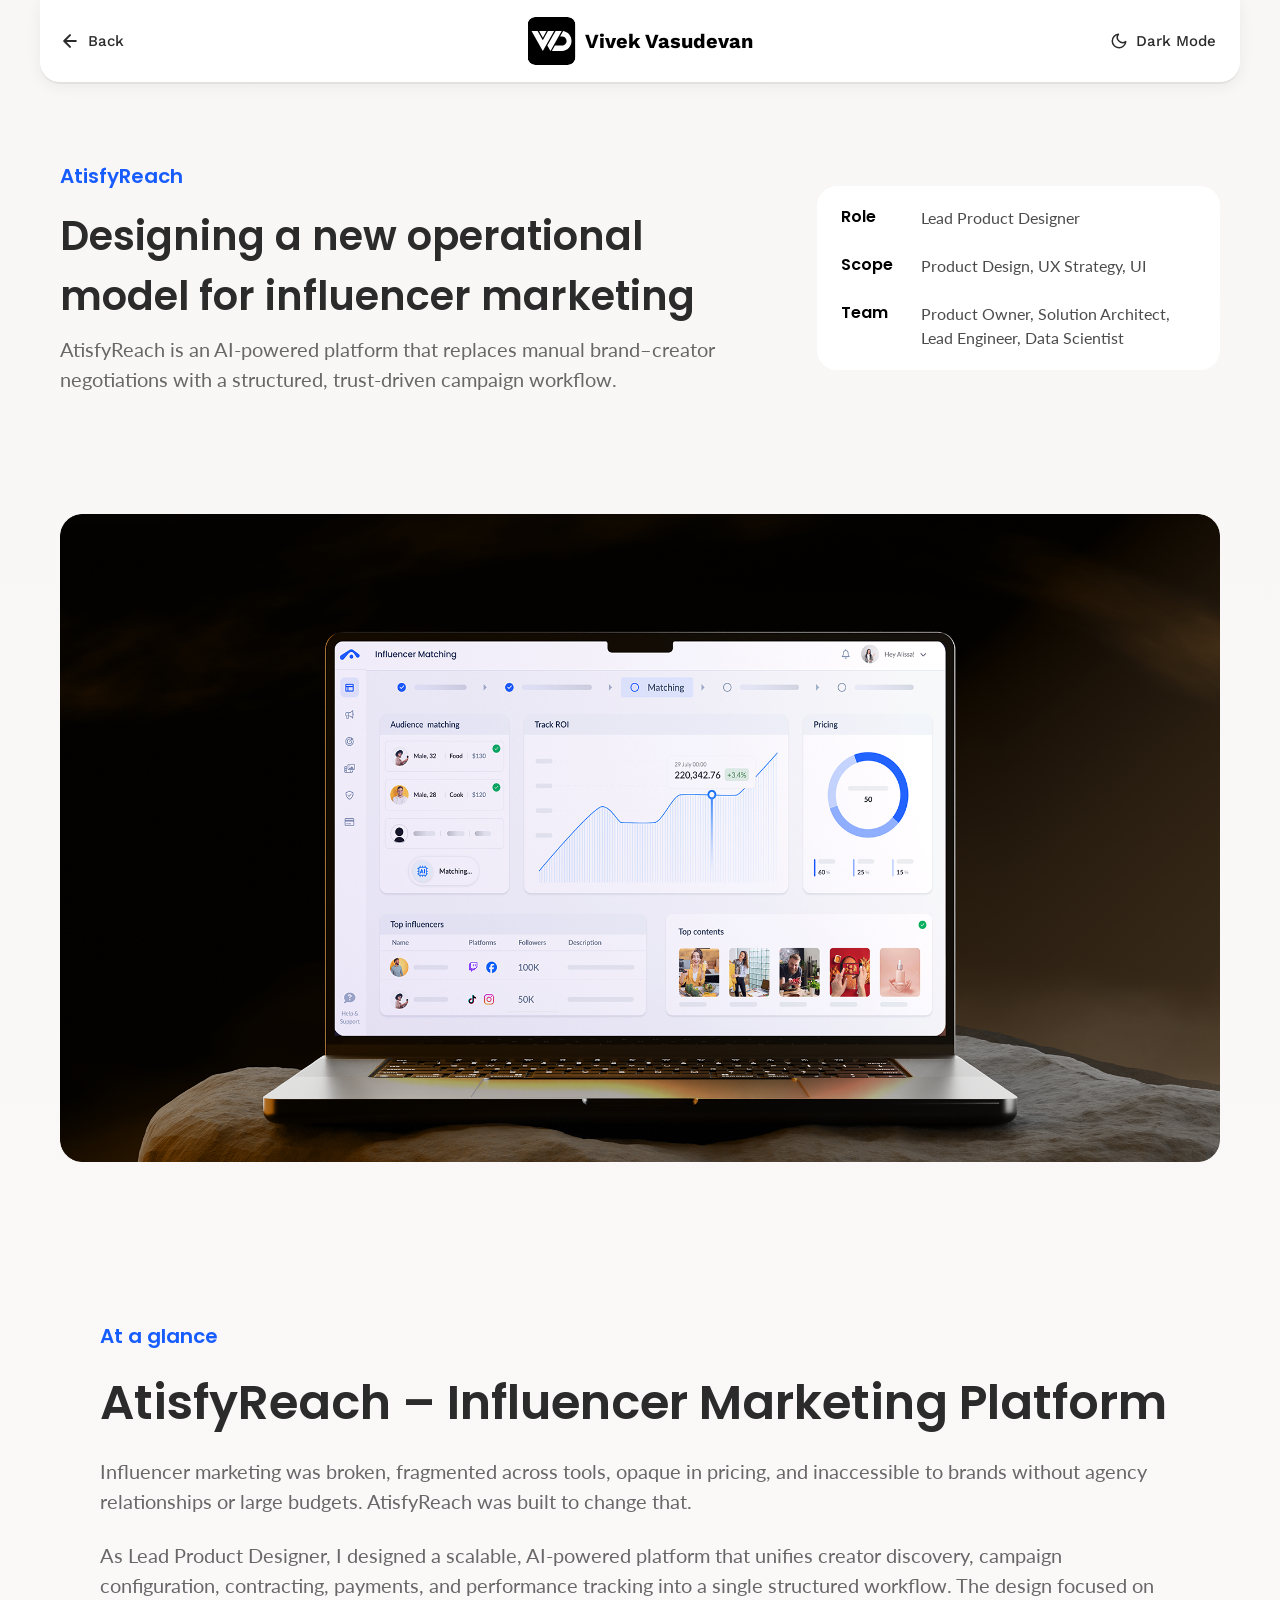
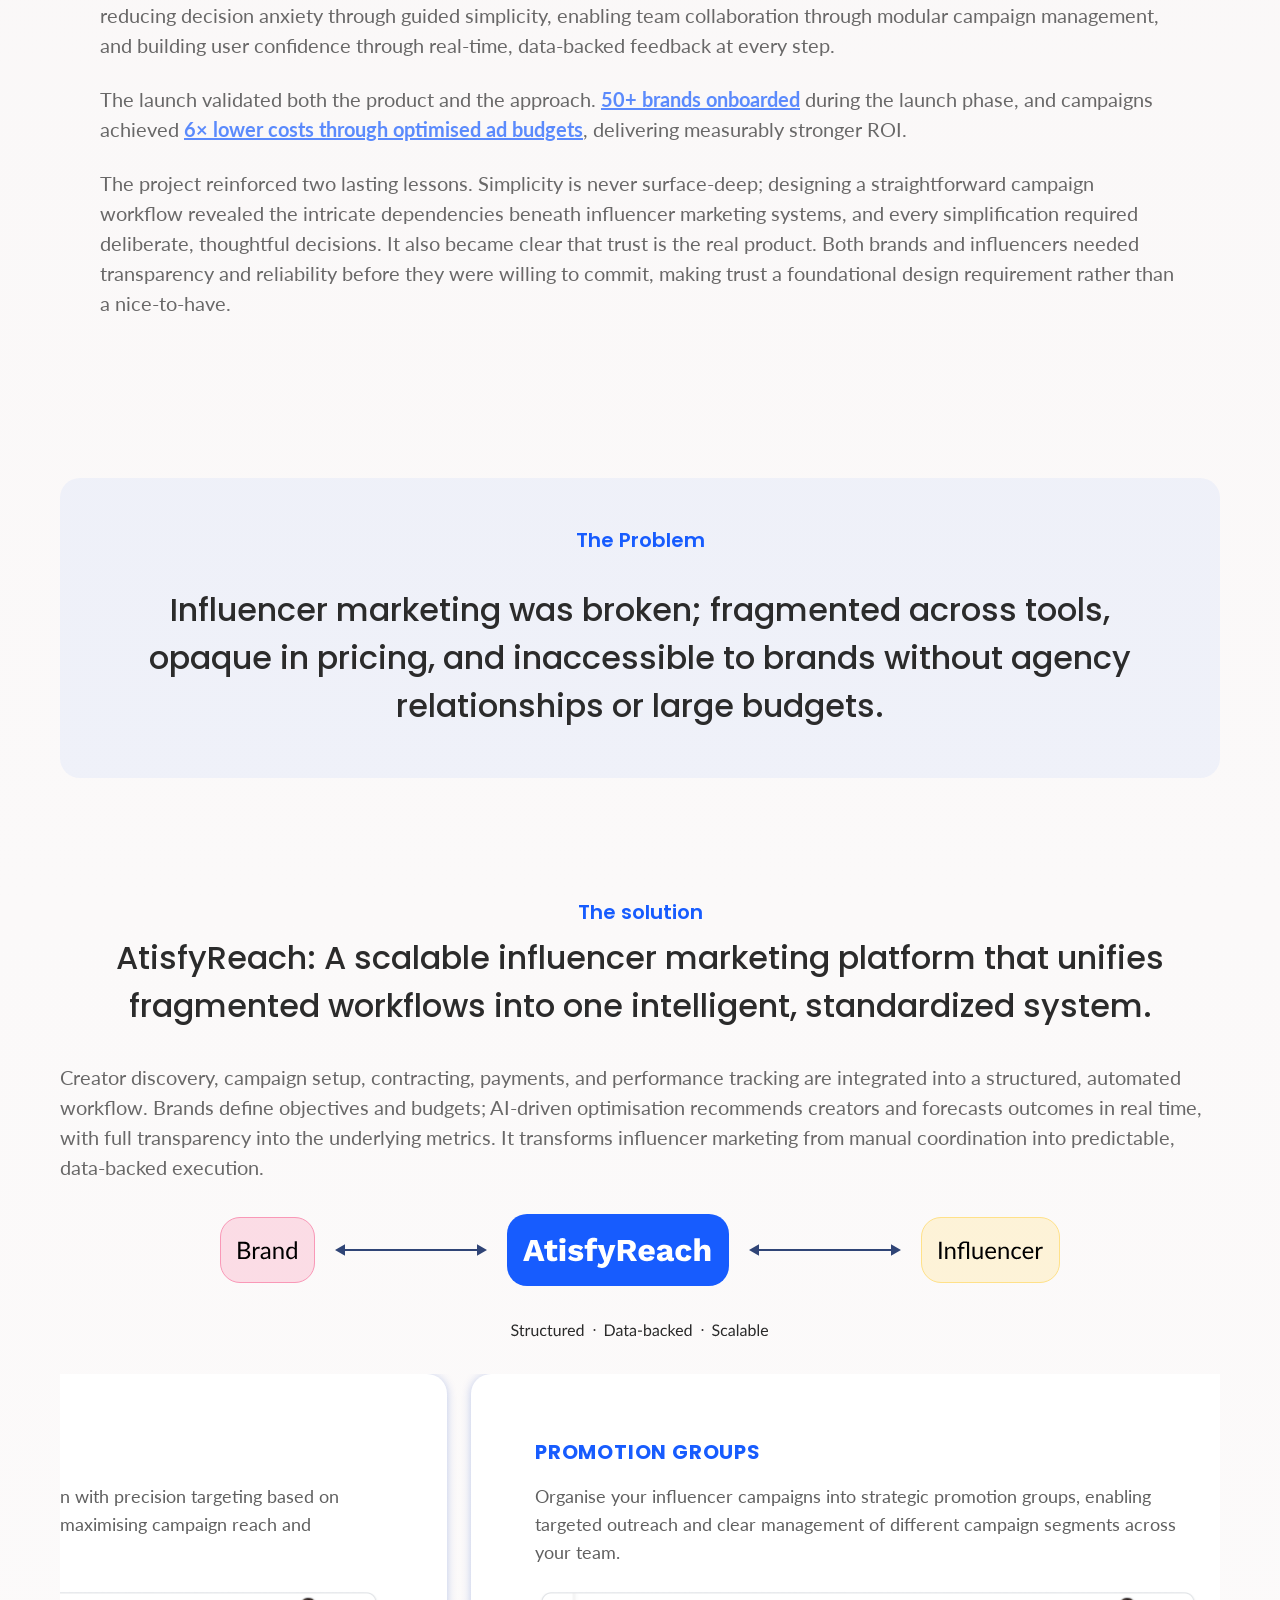
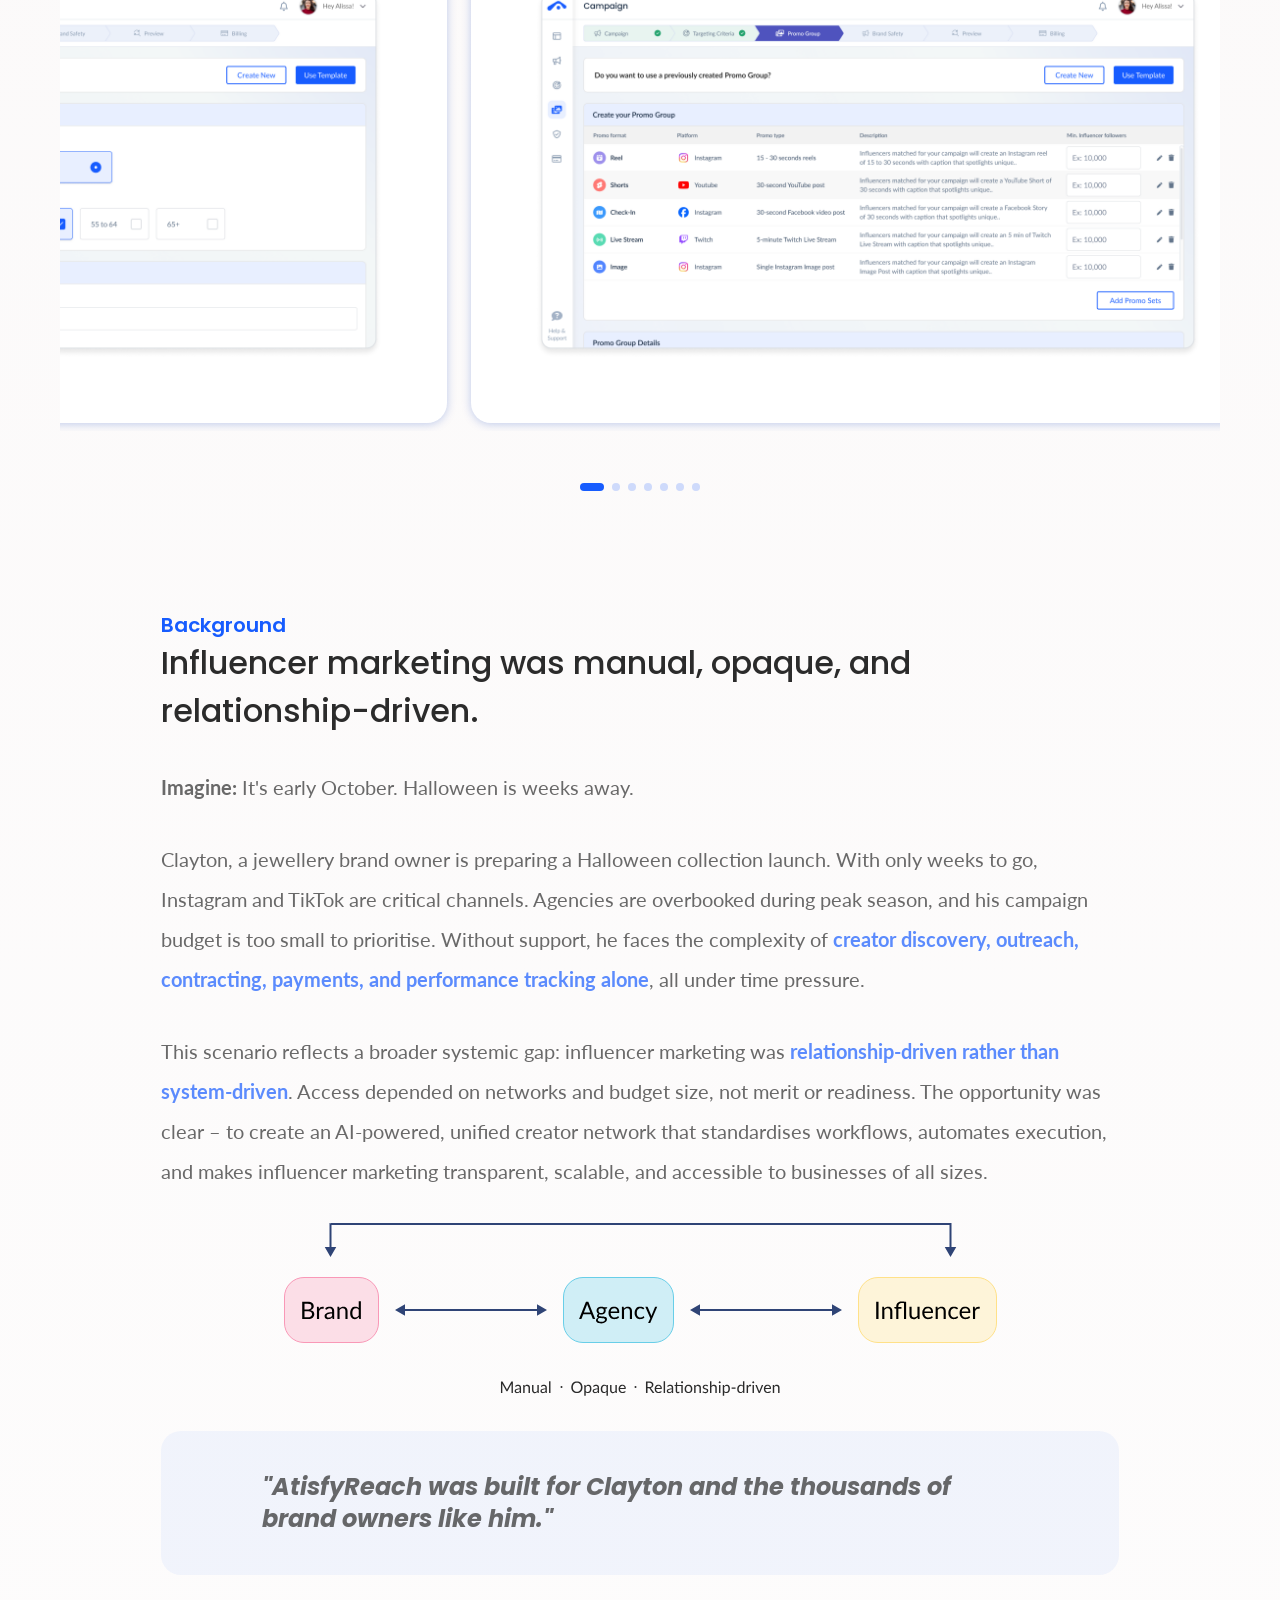
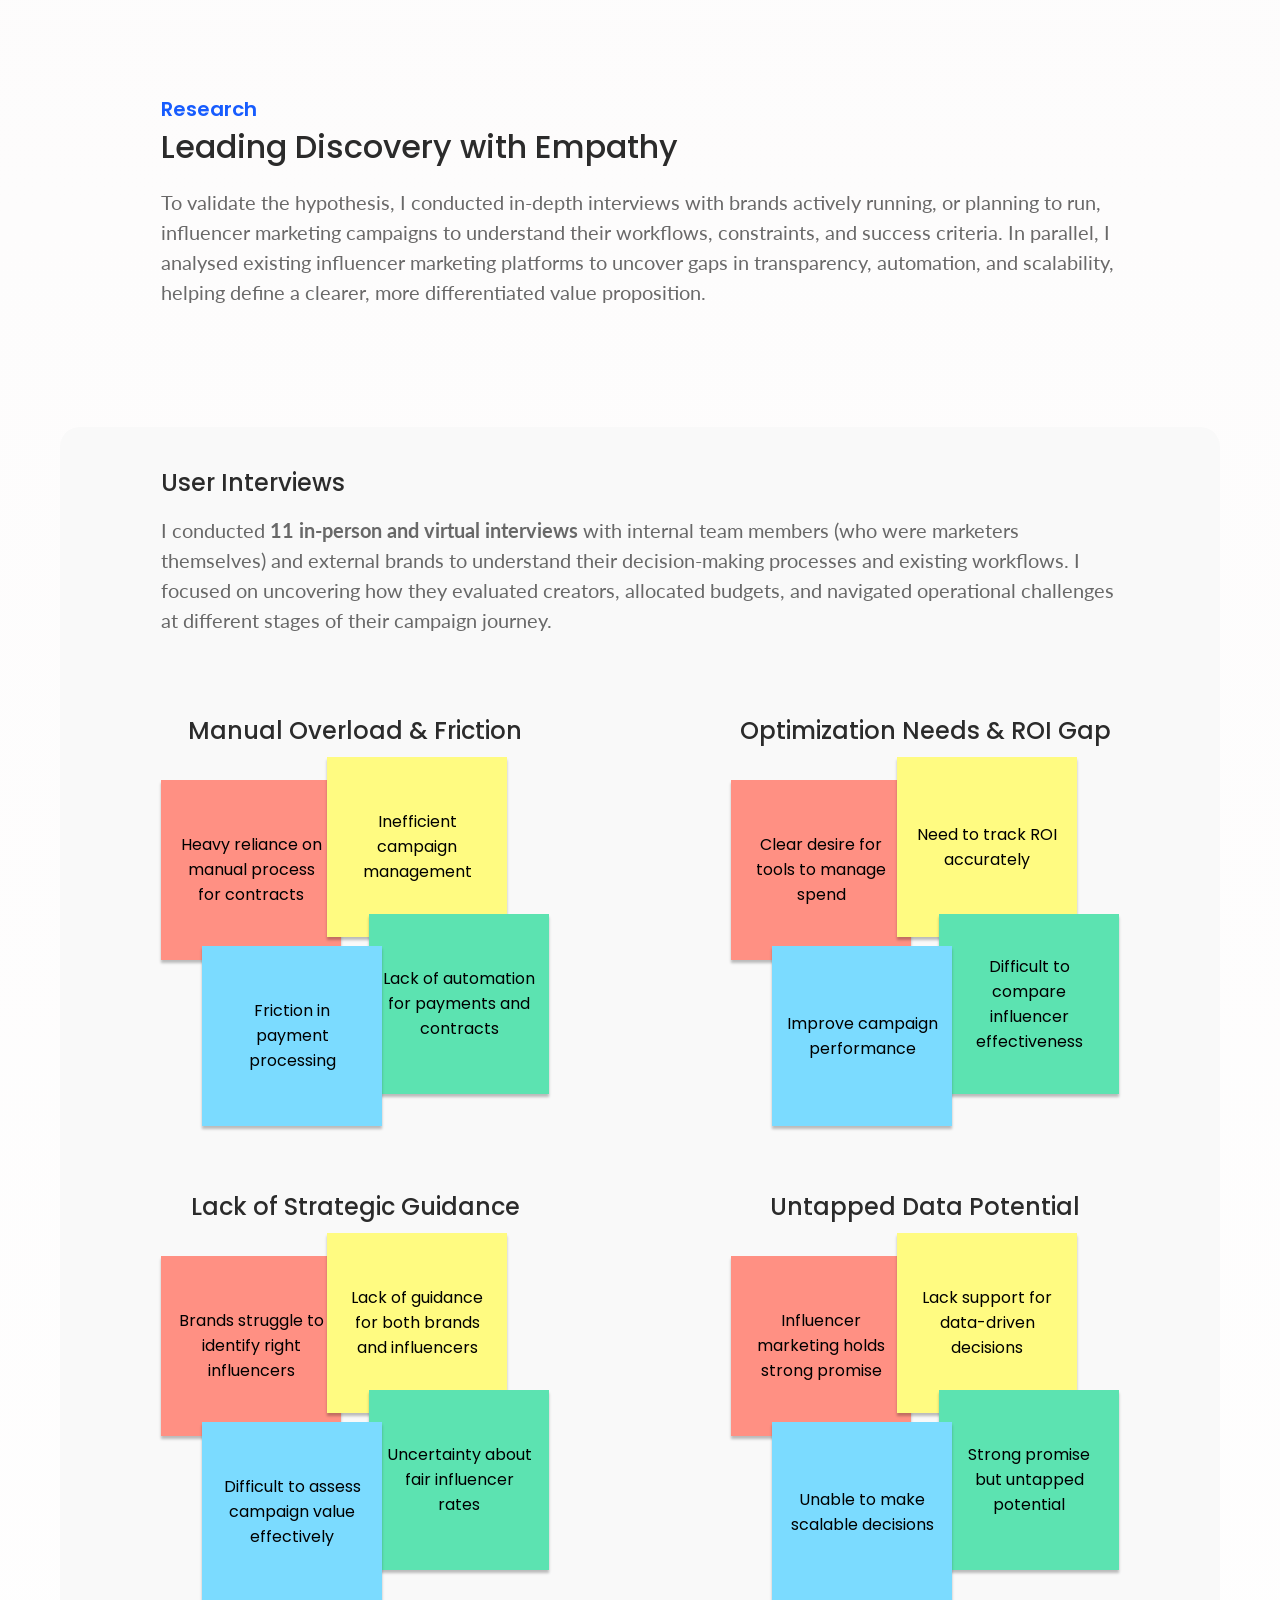
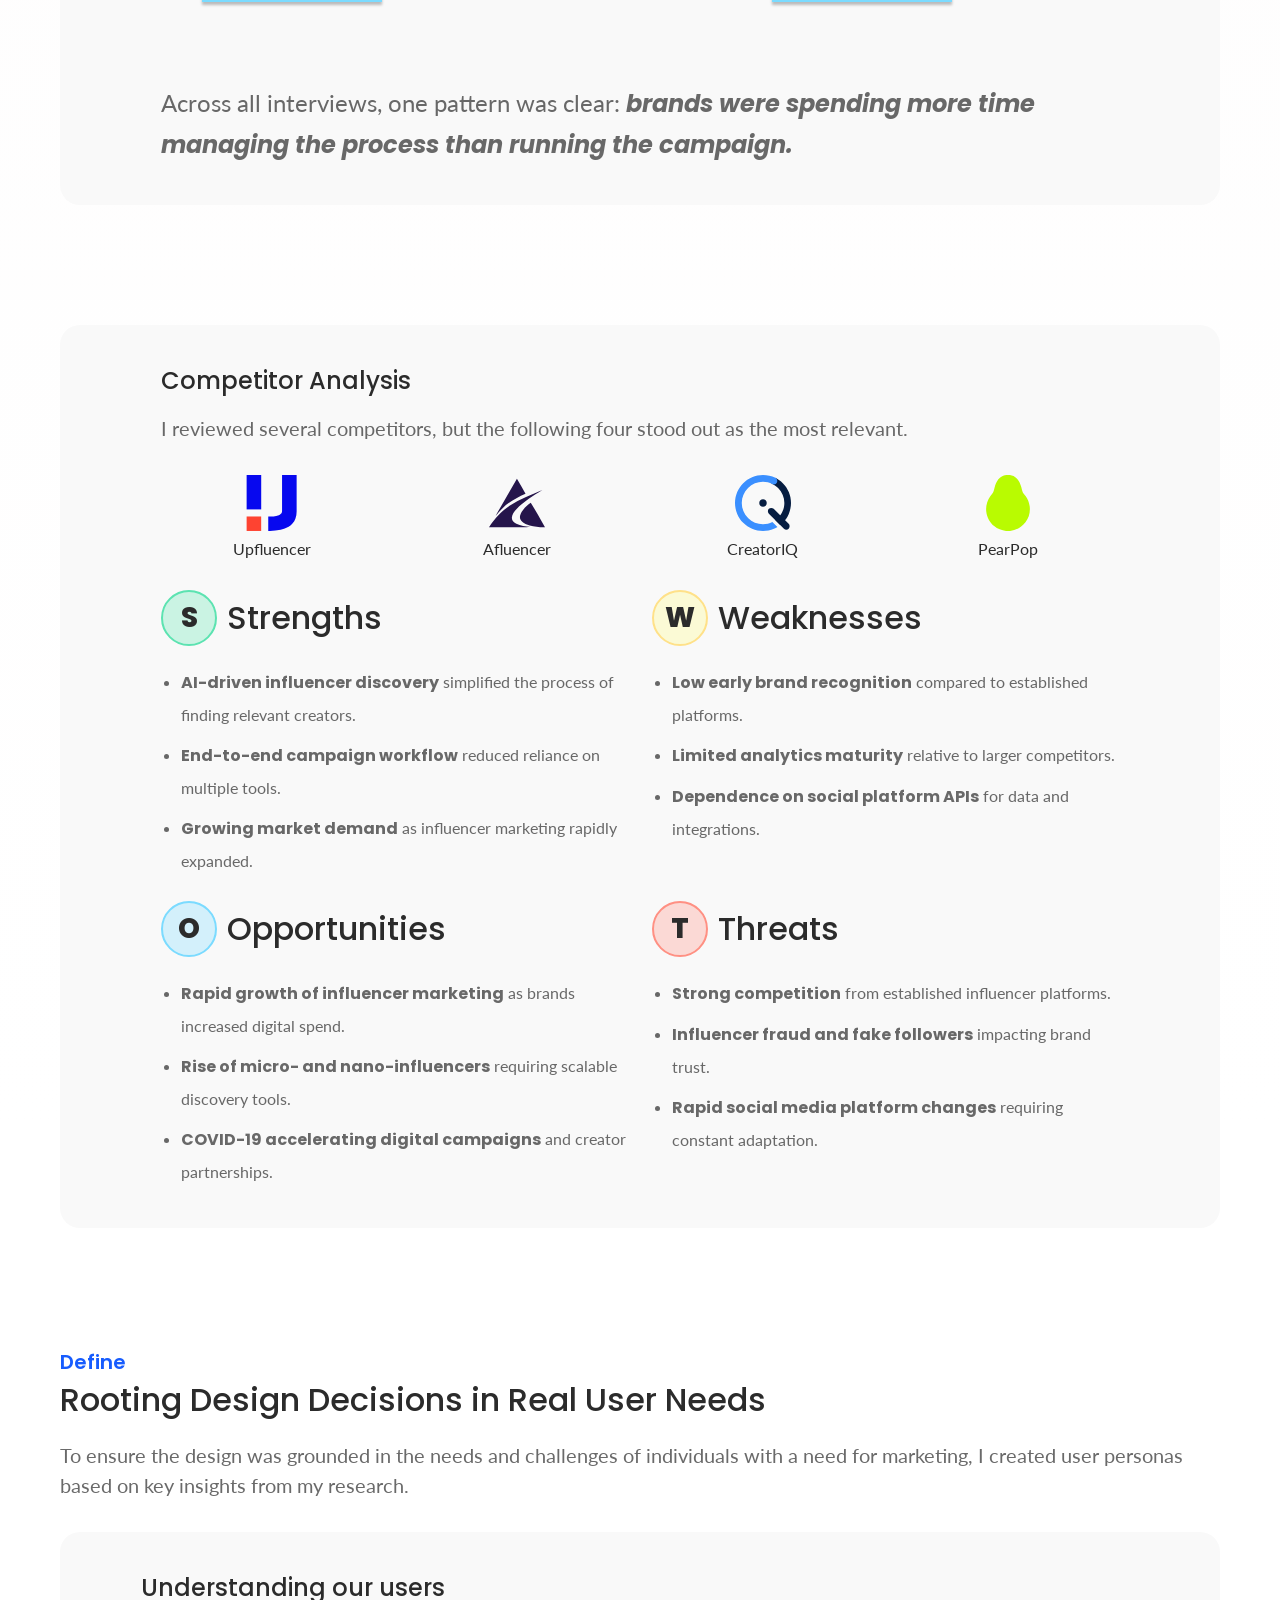
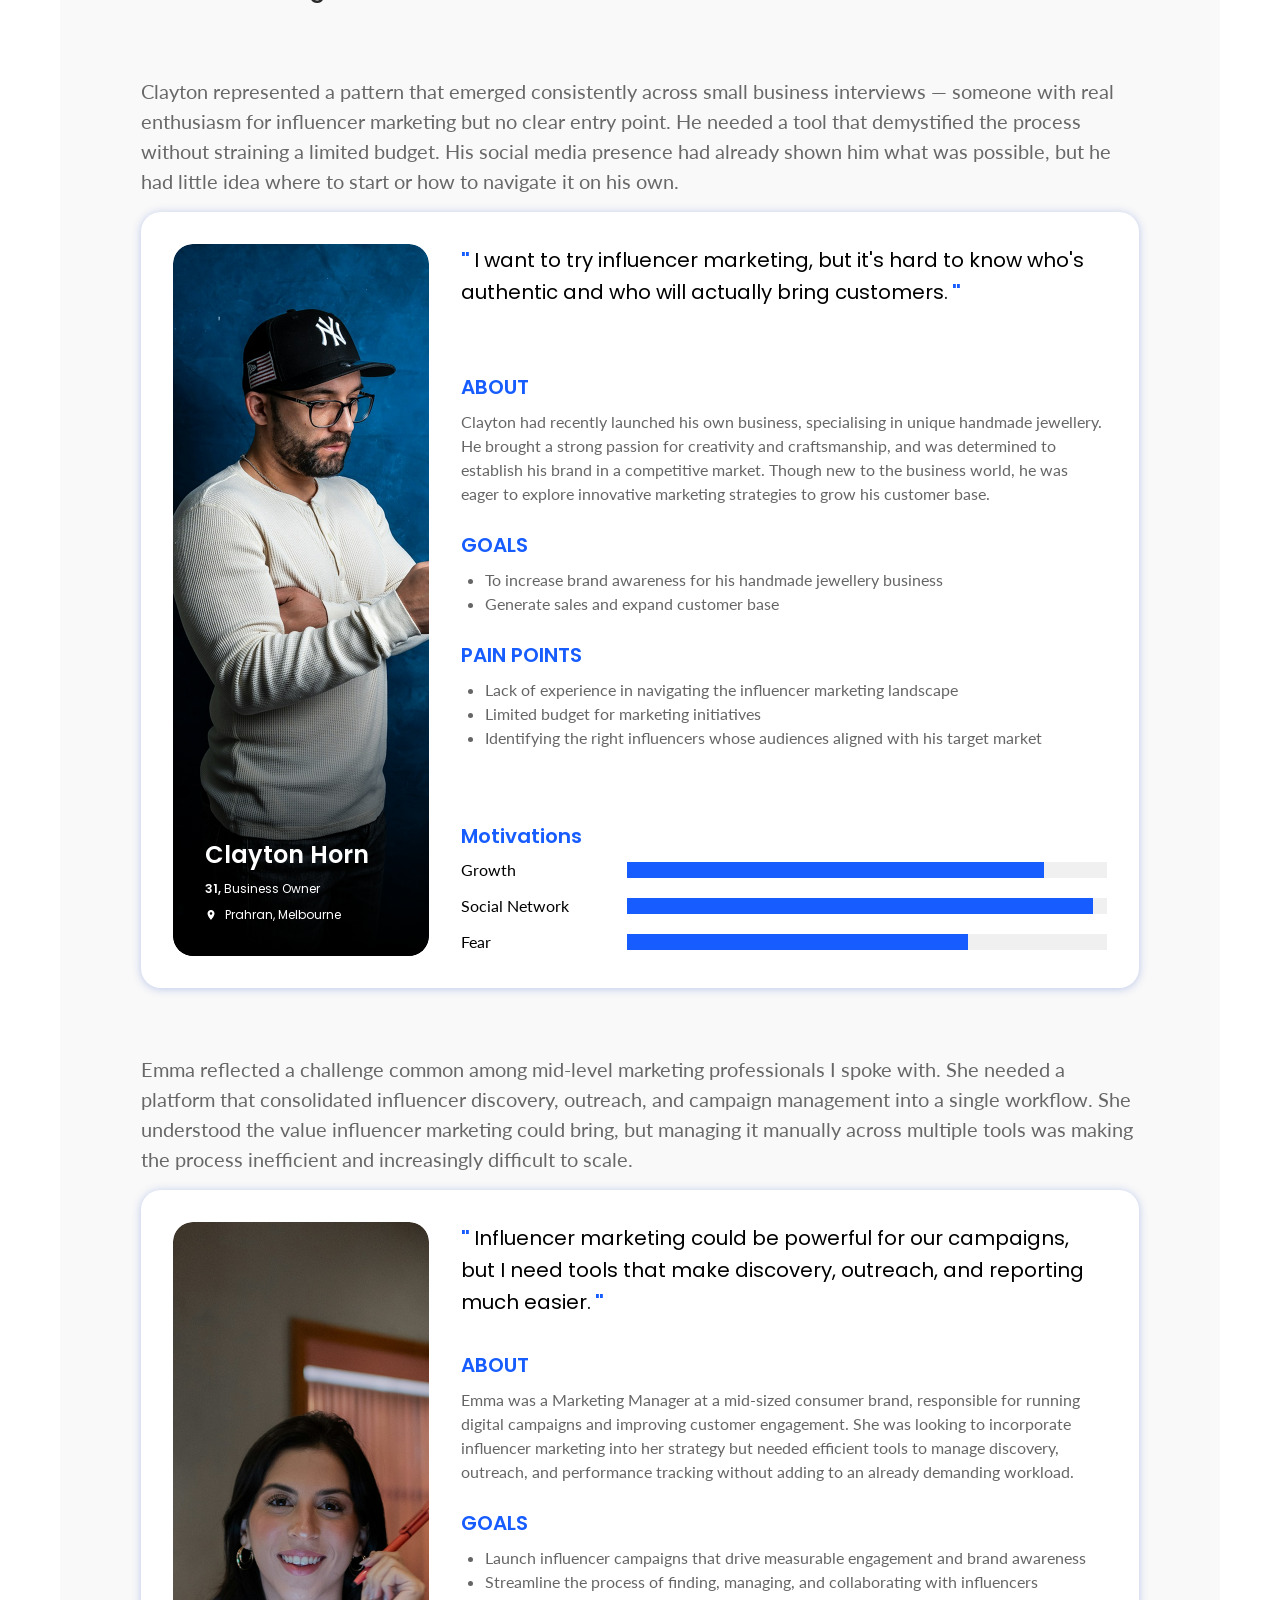
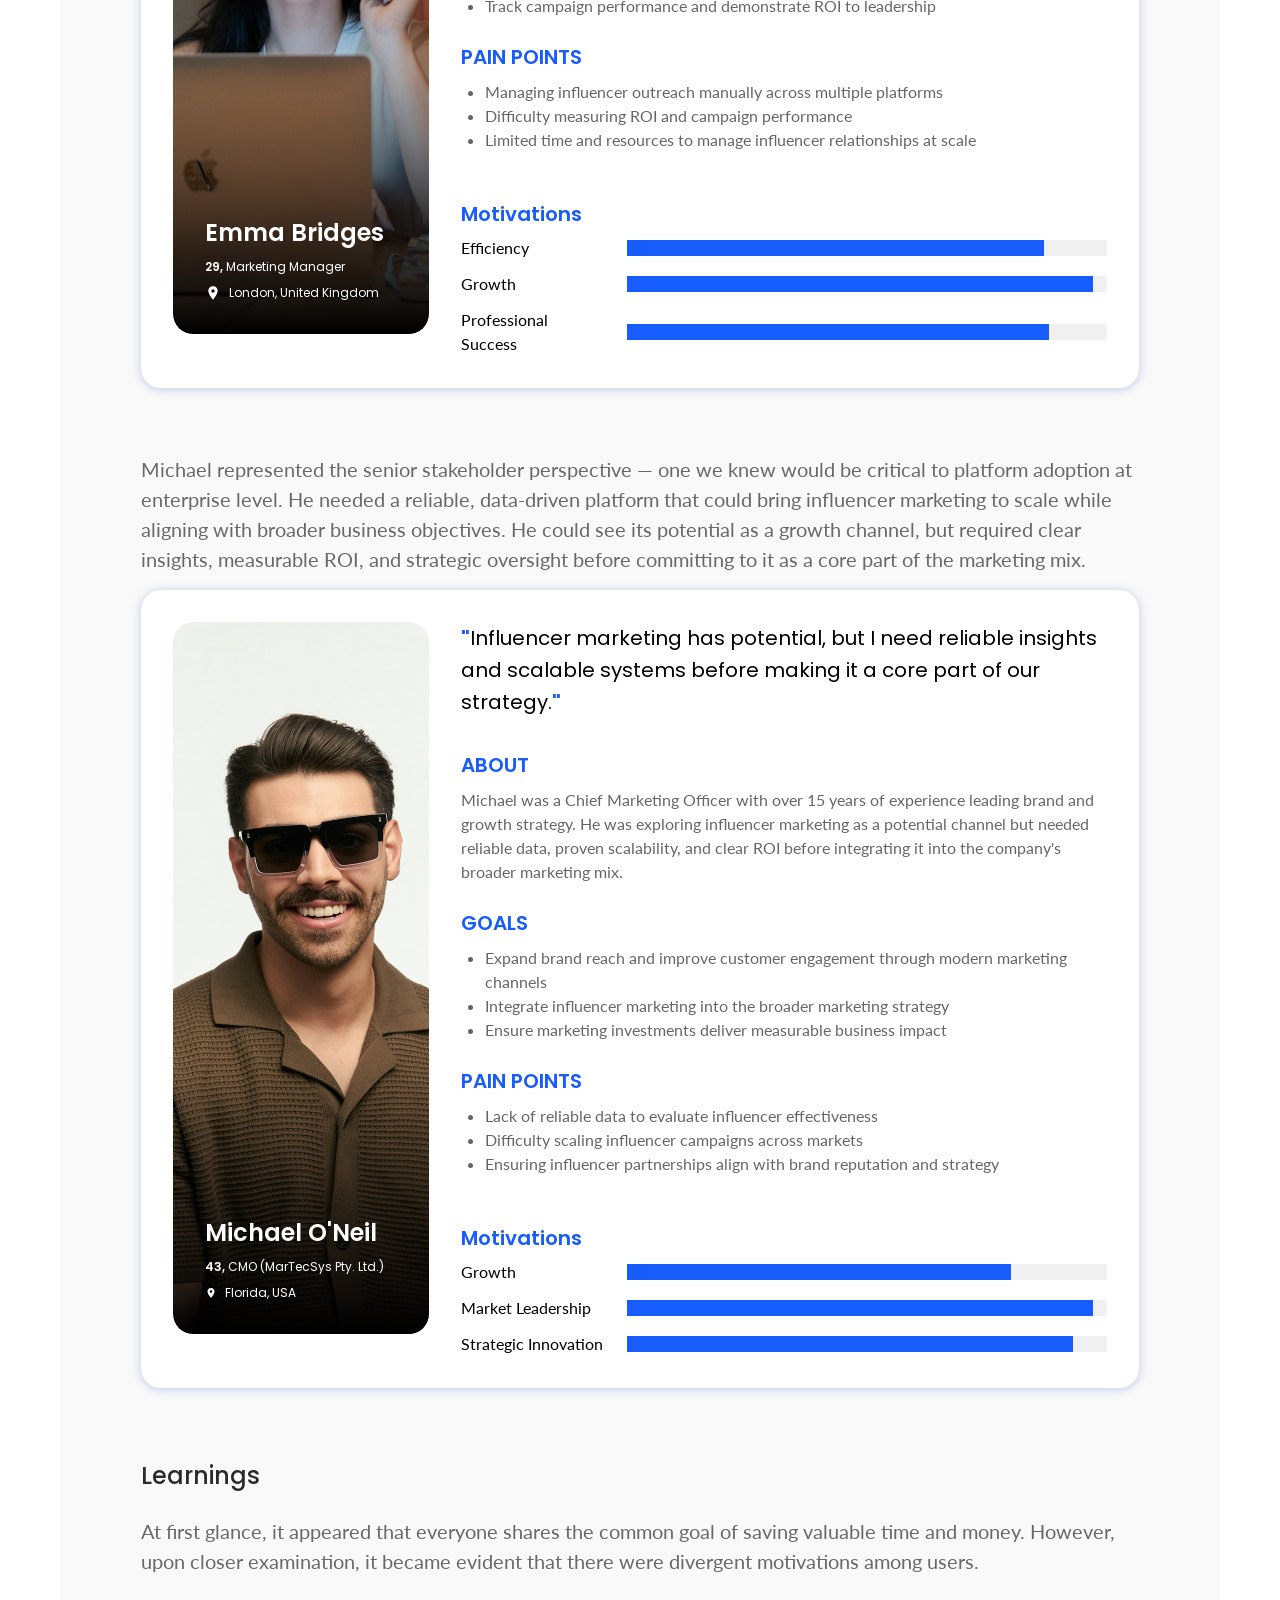
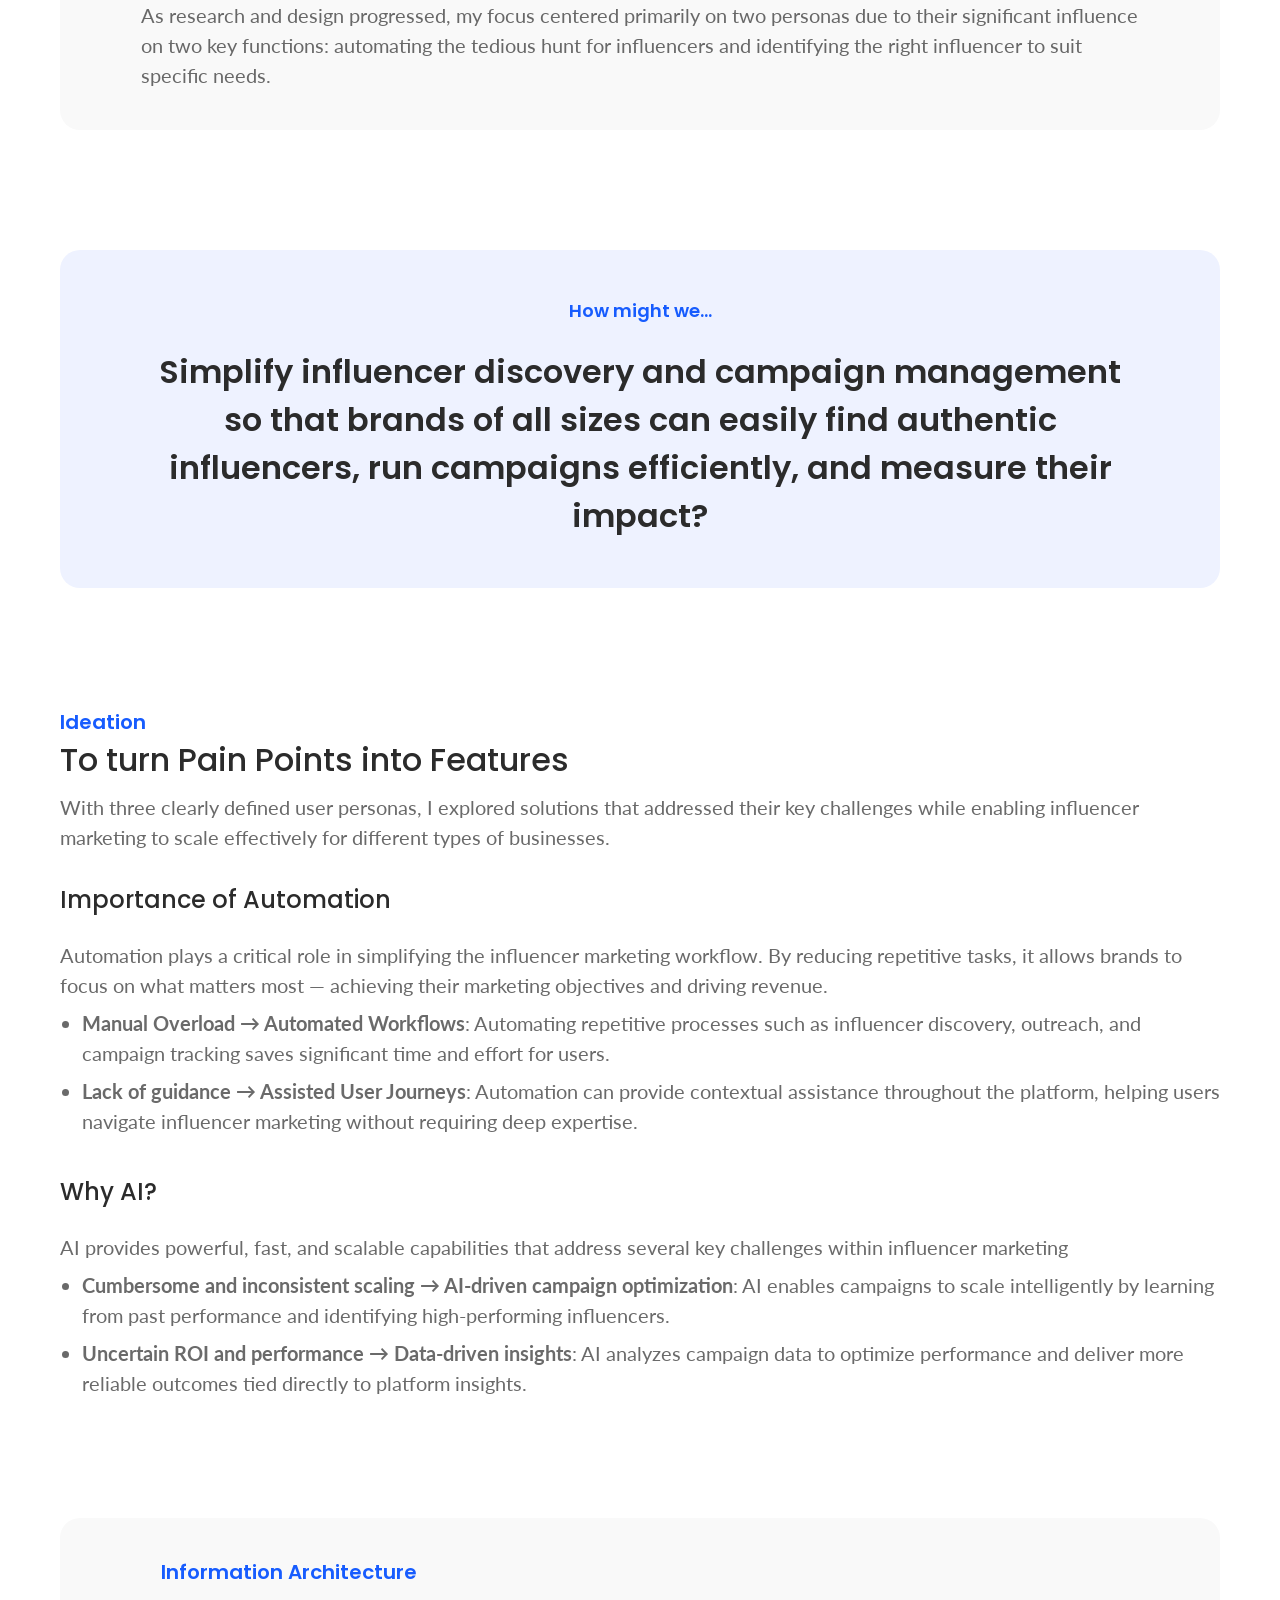
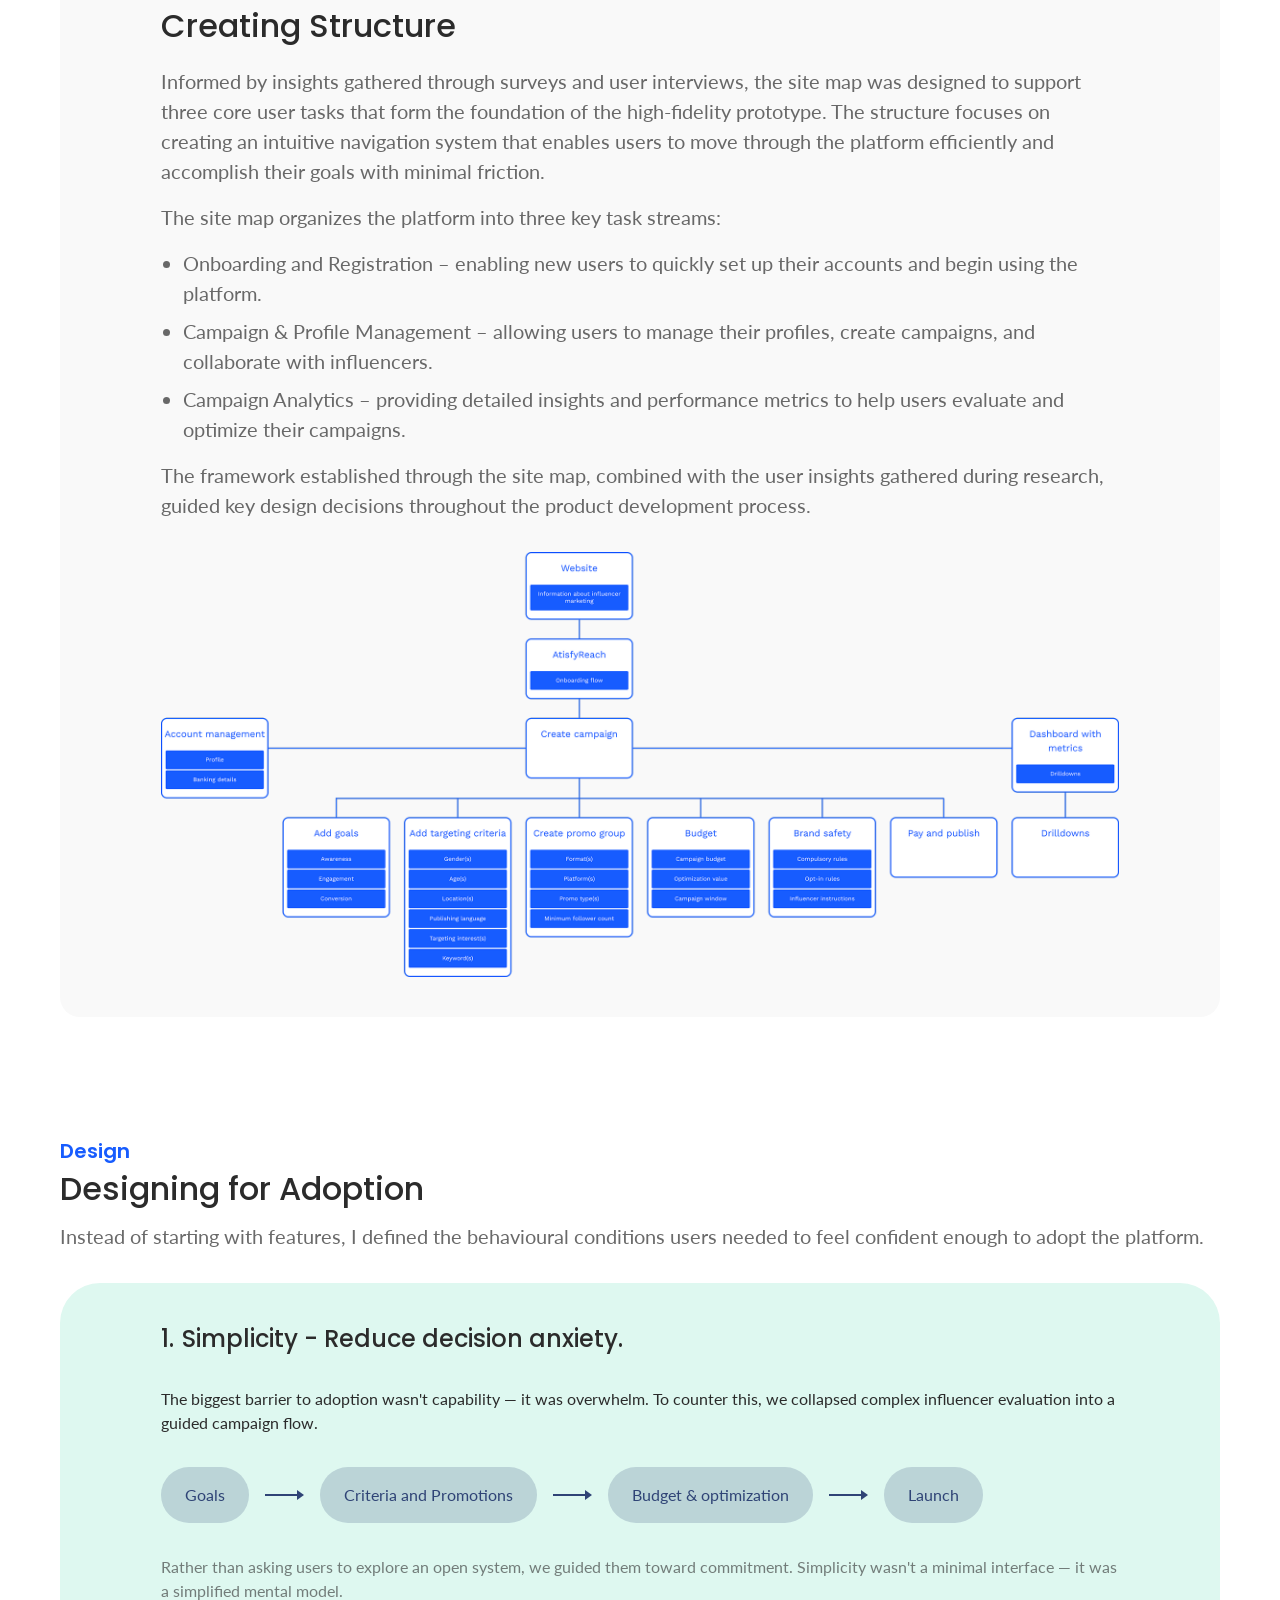
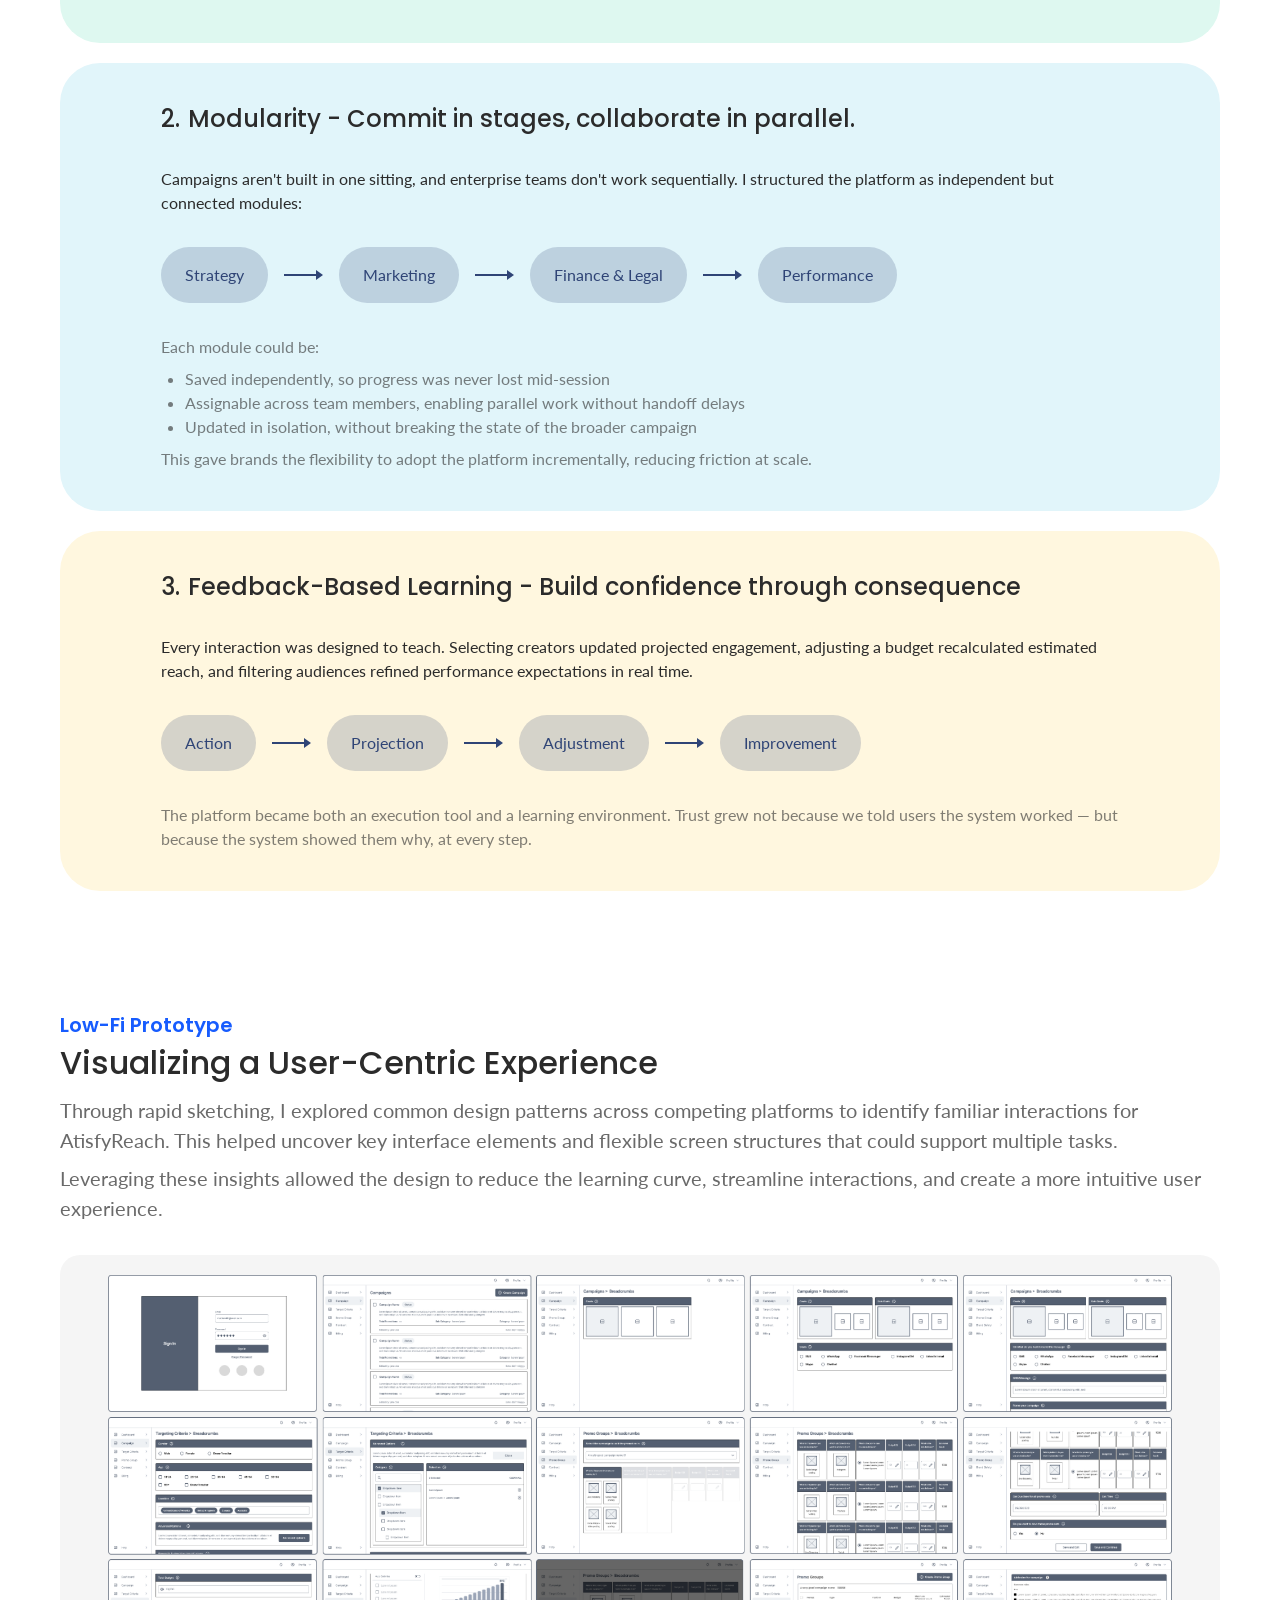
<file: atisfyreach.html>
<!DOCTYPE html>
<html lang="en" data-cs="atisfyreach">
<head>
  <meta charset="UTF-8" />
  <link rel="icon" type="image/svg+xml" href="assets/images/Favicon.svg" />
  <meta name="viewport" content="width=device-width, initial-scale=1.0" />
  <title>AtisfyReach – Vivek Vasudevan Design</title>
  <link rel="stylesheet" href="assets/shared.css" />
  <style>
    /* ─── Reset & Variables ──────────────────────────────── */
    html { scroll-behavior: smooth; }
    :root {
      --page-max: 1440px;
      --content-width: 1200px;
      --inner-width: 1160px;
      --blue: var(--color-accent);
    }

    body {
      font-family: var(--font-ui);
      color: var(--color-text);
      background: linear-gradient(180deg, #f9f6f6 0%, #fff 30.3%, #fff 85%, #f9f6f6 100%);
      min-height: 100vh;
      transition: background 0.3s, color 0.3s;
      overflow-x: hidden;
    }

    .page {
      max-width: var(--page-max);
      margin: 0 auto;
      display: flex;
      flex-direction: column;
      align-items: center;
      padding-bottom: 71px;
    }

    /* ─── NAVIGATION ─────────────────────────────────────── */
    .nav-wrap { position: sticky; top: 0; z-index: 100; width: 100%; padding: 0 20px; }
    nav {
      background: #fff; border-radius: 0 0 20px 20px; height: 82px;
      padding: 0 20px; display: flex; align-items: center; justify-content: space-between;
      max-width: var(--content-width); margin: 0 auto; position: relative;
      box-shadow: 0 2px 0 rgba(0,0,0,0.05), 0 4px 16px rgba(0,0,0,0.06);
      transition: box-shadow 0.3s;
    }
    nav.scrolled { box-shadow: 0 2px 0 rgba(0,0,0,0.06), 0 8px 24px rgba(0,0,0,0.1); }
    .nav-brand { display: flex; align-items: center; gap: 9px; text-decoration: none; position: absolute; left: 50%; transform: translateX(-50%); }

    .mode-toggle { display: flex; align-items: center; gap: 8px; background: none; border: none; cursor: pointer; font-family: var(--font-ui); font-size: 15px; font-weight: 500; color: var(--color-text); padding: 8px 4px; transition: opacity 0.2s; white-space: nowrap; }
    .mode-toggle:hover { opacity: 0.6; }
    .nav-name { font-size: 20px; font-weight: 700; color: #000; white-space: nowrap; }
    .nav-links { display: flex; gap: 24px; align-items: center; list-style: none; }
    .nav-links a, .nav-links button {
      font-family: var(--font-ui); font-size: 16px; font-weight: 500;
      color: var(--color-text); text-decoration: none; background: none; border: none;
      cursor: pointer; padding: 8px; opacity: 0.4; transition: opacity 0.2s; display: block;
    }
    .nav-links li.active a { opacity: 1; border-bottom: 2px solid var(--color-text); }
    .nav-links a:hover, .nav-links button:hover { opacity: 0.8; }

    /* ─── HAMBURGER ──────────────────────────────────────── */
    .nav-hamburger {
      display: none; flex-direction: column; gap: 4px; background: none; border: none;
      cursor: pointer; padding: 8px; flex-shrink: 0; width: 48px; height: 48px;
      align-items: center; justify-content: center;
    }
    .nav-hamburger span { display: block; width: 32px; height: 4px; background: var(--color-text); border-radius: 22px; transition: transform 0.3s ease, opacity 0.3s ease; }
    .nav-hamburger.open span:nth-child(1) { transform: translateY(8px) rotate(45deg); }
    .nav-hamburger.open span:nth-child(2) { opacity: 0; transform: scaleX(0); }
    .nav-hamburger.open span:nth-child(3) { transform: translateY(-8px) rotate(-45deg); }
    .mobile-menu {
      display: none; flex-direction: column; gap: 12px; background: #fff;
      border-top: 1px solid rgba(0,0,0,0.08); padding: 8px 0 16px;
      position: absolute; top: 82px; left: 0; right: 0; z-index: 99;
      box-shadow: 0 8px 24px rgba(0,0,0,0.08);
    }
    .mobile-menu.open { display: flex; }
    @media (min-width: 769px) { .mobile-menu { display: none !important; } }
    .mobile-menu a, .mobile-menu button {
      font-family: var(--font-ui); font-size: 16px; font-weight: 500;
      color: var(--color-text); text-decoration: none; background: none; border: none;
      cursor: pointer; padding: 10px 20px; text-align: left; width: 100%; display: block;
      transition: opacity 0.2s;
    }
    .mobile-menu a:hover, .mobile-menu button:hover { opacity: 0.6; }

    /* ─── CASE STUDY WRAPPER ─────────────────────────────── */
    .cs-wrap {
      width: var(--inner-width);
      max-width: 100%;
      display: flex;
      flex-direction: column;
      gap: 120px;
      padding: 80px 0 0;
    }

    /* ─── HERO ───────────────────────────────────────────── */
    .cs-hero {
      display: flex;
      align-items: center;
      justify-content: space-between;
      gap: 40px;
    }
    .cs-hero-left {
      display: flex; flex-direction: column; gap: 16px; flex: 1;
    }
    .cs-hero-label {
      font-family: var(--font-heading);
      font-weight: 600; font-size: 20px; line-height: 28px;
      color: var(--blue);
    }
    .cs-hero-heading {
      font-family: var(--font-heading);
      font-weight: 600; font-size: 40px; line-height: normal;
      color: var(--color-text);
    }
    .cs-hero-sub {
      font-family: var(--font-body);
      font-weight: 400; font-size: 20px; line-height: 30px;
      color: var(--color-text); opacity: 0.7;
    }
    .cs-hero-meta {
      background: #fff; border-radius: 20px;
      padding: 20px 24px;
      display: flex; flex-direction: column; gap: 24px;
      flex-shrink: 0; width: 403px;
    }
    .cs-meta-row { display: flex; gap: 24px; align-items: flex-start; }
    .cs-meta-label {
      font-family: var(--font-heading);
      font-weight: 600; font-size: 16px; line-height: 22px;
      color: #000; white-space: nowrap; flex-shrink: 0;
      min-width: 56px;
    }
    .cs-meta-value {
      font-family: var(--font-body);
      font-weight: 400; font-size: 16px; line-height: 24px;
      color: #000; opacity: 0.7;
    }

    /* ─── COVER IMAGE ────────────────────────────────────── */
    .cs-cover {
      width: 100%; border-radius: 20px; overflow: hidden;
    }
    .cs-cover img { width: 100%; display: block; }

    /* ─── SOLUTION STATEMENT ─────────────────────────────── */
    .cs-solution {
      display: flex; flex-direction: column; gap: 16px; align-items: flex-start;
    }
    .cs-solution-heading {
      font-family: var(--font-heading);
      font-weight: 500; font-size: 32px; line-height: 1.3;
      color: var(--color-text); text-align: center; width: 100%;
    }
    .cs-solution-body {
      font-family: var(--font-body);
      font-weight: 400; font-size: 20px; line-height: 30px;
      color: var(--color-text); opacity: 0.7;
    }

    /* ─── SECTION WRAPPER (full-width padded) ────────────── */
    .cs-section {
      display: flex; flex-direction: column; gap: 32px;
    }

    .cs-section-label {
      font-family: var(--font-heading);
      font-weight: 600; font-size: 20px; line-height: 28px;
      color: var(--blue);
    }
    .cs-section-heading {
      font-family: var(--font-heading);
      font-weight: 500; font-size: 32px; line-height: 48px;
      color: var(--color-text);
    }
    .cs-section-sub {
      font-family: var(--font-body);
      font-weight: 400; font-size: 20px; line-height: 30px;
      color: var(--color-text); opacity: 0.7;
    }
    .cs-body {
      font-family: var(--font-body);
      font-weight: 400; font-size: 20px; line-height: 30px;
      color: var(--color-text); opacity: 0.7;
    }
    .cs-body strong { font-weight: 700; font-style: italic; opacity: 1; }
    .cs-body b { font-weight: 700; font-style: normal; }
    .cs-subheading {
      font-family: var(--font-heading);
      font-weight: 500; font-size: 24px; line-height: 32px;
      color: var(--color-text);
    }

    /* ─── PERSONA OUTER BOX ──────────────────────────────── */
    .personas-outer {
      background: #f9f9f9; border-radius: 20px;
      padding: 40px 20px;
      display: flex; flex-direction: column; gap: 72px;
      align-items: center;
    }
    .personas-header {
      display: flex; flex-direction: column; gap: 24px;
      width: 998px; max-width: 100%;
    }

    /* ─── PERSONA CARD ───────────────────────────────────── */
    .persona-wrap {
      display: flex; flex-direction: column; gap: 16px;
      width: 998px; max-width: 100%;
    }
    .persona-intro {
      font-family: var(--font-body);
      font-weight: 400; font-size: 20px; line-height: 30px;
      color: var(--color-text); opacity: 0.7;
    }
    .persona-card {
      background: #fff; border-radius: 20px;
      box-shadow: 0px 1px 10px 0px rgba(0,56,186,0.25);
      padding: 32px;
      display: flex; gap: 32px; align-items: flex-start;
      position: relative;
    }
    .persona-photo-col {
      flex-shrink: 0; width: 256px; height: 712px;
      border-radius: 20px; overflow: hidden; position: relative;
    }
    .persona-photo-col img {
      width: 100%; height: 100%; object-fit: cover; display: block;
    }
    .persona-photo-gradient {
      position: absolute; inset: 0; border-radius: 20px;
      background: linear-gradient(to bottom, rgba(0,0,0,0) 60.4%, rgba(0,0,0,1) 100%);
    }
    .persona-photo-info {
      position: absolute; bottom: 32px; left: 32px;
      display: flex; flex-direction: column; gap: 8px;
    }
    .persona-photo-name {
      font-family: var(--font-heading);
      font-weight: 600; font-size: 24px; line-height: normal;
      color: #fff;
    }
    .persona-photo-role {
      font-family: var(--font-heading);
      font-weight: 400; font-size: 12px; line-height: normal;
      color: #fff;
    }
    .persona-photo-role span { font-weight: 600; }
    .persona-photo-location {
      display: flex; gap: 8px; align-items: center;
    }
    .persona-photo-location svg { flex-shrink: 0; }
    .persona-photo-location span {
      font-family: var(--font-heading);
      font-weight: 400; font-size: 12px; line-height: 18px;
      color: #fff; white-space: nowrap;
    }

    .persona-content {
      flex: 1; display: flex; flex-direction: column; gap: 64px;
      min-width: 0;
    }
    .persona-content.gap-32 { gap: 32px; }
    .persona-quote {
      font-family: var(--font-heading);
      font-weight: 400; font-size: 20px; line-height: 32px;
      color: #000;
    }
    .persona-quote .q-mark {
      font-weight: 700; color: var(--blue);
    }
    .persona-sections {
      display: flex; flex-direction: column; gap: 72px;
    }
    .persona-sections.gap-48 { gap: 48px; }
    .persona-details { display: flex; flex-direction: column; gap: 24px; }
    .persona-detail { display: flex; flex-direction: column; gap: 8px; }
    .persona-detail-title {
      font-family: var(--font-heading);
      font-weight: 600; font-size: 20px; line-height: normal;
      color: var(--blue); text-transform: uppercase;
    }
    .persona-detail-body {
      font-family: var(--font-body);
      font-weight: 400; font-size: 16px; line-height: 24px;
      color: #000; opacity: 0.6;
    }
    .persona-detail ul {
      list-style: disc; padding-left: 24px;
      display: flex; flex-direction: column; gap: 0;
    }
    .persona-detail ul li {
      font-family: var(--font-body);
      font-weight: 400; font-size: 16px; line-height: 24px;
      color: #000; opacity: 0.6;
    }

    /* Motivations bars */
    .persona-motivations { display: flex; flex-direction: column; gap: 8px; }
    .motivation-title {
      font-family: var(--font-heading);
      font-weight: 600; font-size: 20px; line-height: 28px;
      color: var(--blue);
    }
    .motivation-bars { display: flex; flex-direction: column; gap: 12px; }
    .motivation-row { display: flex; gap: 20px; align-items: center; }
    .motivation-label {
      font-family: var(--font-body);
      font-weight: 400; font-size: 16px; line-height: 24px;
      color: #000; width: 146px; flex-shrink: 0;
    }
    .motivation-bar-track {
      flex: 1; height: 16px; background: #f0f0f0; position: relative; overflow: hidden;
    }
    .motivation-bar-fill {
      height: 100%; background: var(--blue); position: absolute; left: 0; top: 0;
    }

    /* Learnings box */
    .learnings-box {
      display: flex; flex-direction: column; gap: 24px;
      width: 998px; max-width: 100%;
    }

    /* ─── USER INTERVIEWS ────────────────────────────────── */
    .interviews-outer {
      background: #f9f9f9;
      border-radius: 20px;
      padding: 40px 101px;
      display: flex; flex-direction: column; gap: 80px;
    }
    .sticky-grid {
      display: flex; flex-direction: column; gap: 64px;
    }
    .sticky-row {
      display: flex; justify-content: space-between; align-items: flex-start;
    }
    .sticky-cluster {
      display: flex; flex-direction: column; gap: 10px; align-items: center;
    }
    .sticky-cluster-title {
      font-family: var(--font-heading);
      font-weight: 500; font-size: 24px; line-height: 32px;
      color: var(--color-text);
    }
    /* Staggered sticky notes using a relative positioned container */
    .sticky-notes-container {
      position: relative;
      width: 388px; height: 370px;
    }
    .sticky-note {
      position: absolute;
      width: 180px; height: 180px;
      display: flex; align-items: center; justify-content: center;
      padding: 14px;
      box-shadow: 0px 2.553px 2.553px 0px rgba(0,0,0,0.25);
      font-family: var(--font-heading);
      font-weight: 400; font-size: 16px; line-height: normal;
      color: #000; text-align: center;
    }
    /* Positions matching Figma: note1 coral top-left, note2 yellow top-right, note4 blue bottom-left, note3 teal bottom-right */
    .sn-1 { background: #ff9083; left: 0px;   top: 23px; }
    .sn-2 { background: #fffb81; left: 166px; top: 0px; }
    .sn-3 { background: #5ce3b1; left: 208px; top: 157px; }
    .sn-4 { background: #7bdbff; left: 41px;  top: 189px; }

    .interviews-conclusion {
      font-family: var(--font-body);
      font-weight: 400; font-size: 24px; line-height: 40px;
      color: var(--color-text); opacity: 0.7;
    }
    .interviews-conclusion em {
      font-family: var(--font-heading);
      font-weight: 700; font-style: italic;
      color: var(--color-text); opacity: 1;
    }

    /* ─── IDEATE / PAIN POINTS ───────────────────────────── */
    .ideate-section {
      display: flex; flex-direction: column; gap: 32px;
    }
    .ideate-heading {
      font-family: var(--font-heading);
      font-weight: 600; font-size: 32px; line-height: normal;
      color: var(--color-text);
    }

    /* ─── DESIGN: ADOPTION ───────────────────────────────── */
    .design-principles { display: flex; flex-direction: column; gap: 20px; }
    .principle-card {
      border-radius: 40px; padding: 40px 101px;
      display: flex; flex-direction: column; gap: 32px;
    }
    .principle-heading-row {
      display: flex; gap: 8px; align-items: flex-start;
      font-family: var(--font-heading); font-weight: 500; font-size: 24px; line-height: 32px;
      color: var(--color-text);
    }
    .principle-num { flex-shrink: 0; white-space: nowrap; }
    .principle-body {
      font-family: var(--font-body); font-weight: 400;
      font-size: 16px; line-height: 24px; color: var(--color-text);
    }
    .principle-flow {
      display: flex; flex-wrap: wrap; align-items: center; gap: 16px;
    }
    .flow-pill-dp {
      background: rgba(47,68,118,0.2); border-radius: 92px;
      padding: 16px 24px;
      font-family: var(--font-body); font-size: 16px; line-height: 24px;
      color: #2f4476; white-space: nowrap;
    }
    .flow-arrow-dp {
      display: flex; align-items: center; flex-shrink: 0;
    }
    .flow-arrow-dp::before {
      content: '';
      display: inline-block;
      width: 32px; height: 2px;
      background: #2f4476;
    }
    .flow-arrow-dp::after {
      content: '';
      display: inline-block;
      width: 0; height: 0;
      border-top: 5px solid transparent;
      border-bottom: 5px solid transparent;
      border-left: 7px solid #2f4476;
    }
    .principle-footer {
      font-family: var(--font-body); font-weight: 400;
      font-size: 16px; line-height: 24px;
      color: var(--color-text); opacity: 0.6;
    }
    .principle-footer-list {
      font-family: var(--font-body); font-weight: 400;
      font-size: 16px; line-height: 24px;
      color: var(--color-text); opacity: 0.6;
      display: flex; flex-direction: column; gap: 8px;
    }
    .principle-footer-list ul { list-style: disc; padding-left: 24px; }

    /* ─── DESIGN SYSTEM ─────────────────────────────────── */
    .ds-white-card {
      background: #fff;
      border-radius: 20px;
      box-shadow: 0px 12px 41px rgba(0,0,0,0.25);
      overflow: hidden;
      width: 100%;
    }
    .ds-white-card img { width: 100%; display: block; }
    .ds-sub-title {
      font-family: var(--font-heading);
      font-weight: 700; font-size: 20px; color: #000;
    }
    .ds-examples-grid {
      display: grid;
      grid-template-columns: 1fr 1fr;
      gap: 24px;
    }
    @media (max-width: 768px) {
      .ds-examples-grid { grid-template-columns: 1fr; }
    }

    /* ─── CREATING STRUCTURE ─────────────────────────────── */
    .ia-list {
      list-style: disc; padding-left: 22px;
      display: flex; flex-direction: column; gap: 8px;
    }
    .ia-list li {
      font-family: var(--font-body);
      font-weight: 400; font-size: 20px; line-height: 30px;
      color: var(--color-text); opacity: 0.7;
    }

    /* ─── WIREFRAMES ─────────────────────────────────────── */
    .wireframes-box {
      background: #f5f5f5; border-radius: 20px;
      overflow: hidden; width: 100%;
      padding: 20px 0;
    }
    .wireframes-box img { width: 100%; display: block; }

    /* ─── OUTCOMES ───────────────────────────────────────── */
    .outcomes-heading {
      font-family: var(--font-heading);
      font-weight: 500; font-size: 40px; line-height: 50px;
      color: var(--color-text);
    }
    .stats-card {
      background: #def8f0; border-radius: 40px;
      padding: 40px;
      display: grid; grid-template-columns: repeat(4, 1fr);
      grid-template-rows: auto auto;
      column-gap: 32px; row-gap: 21px;
      text-align: center;
    }
    .stat-item {
      display: contents;
    }
    .stat-number {
      font-family: var(--font-heading);
      font-weight: 800; font-size: 40px; line-height: normal;
      color: #000;
    }
    .stat-desc {
      font-family: var(--font-body);
      font-weight: 400; font-size: 20px; line-height: 30px;
      color: var(--color-text);
    }

    /* ─── FINAL THOUGHTS ─────────────────────────────────── */
    .final-block { display: flex; flex-direction: column; gap: 16px; }
    .final-heading {
      font-family: var(--font-heading);
      font-weight: 500; font-size: 40px; line-height: normal;
      color: var(--color-text);
    }
    .final-list {
      list-style: disc; padding-left: 22px;
      display: flex; flex-direction: column; gap: 8px;
    }
    .final-list li {
      font-family: var(--font-body);
      font-weight: 400; font-size: 20px; line-height: 30px;
      color: var(--color-text); opacity: 0.7;
    }

    /* ─── THANK YOU ──────────────────────────────────────── */
    .thankyou-box {
      background: #eef2ff; border-radius: 20px;
      padding: 48px 80px;
      display: flex; flex-direction: column; gap: 32px;
    }
    .thankyou-heading {
      font-family: var(--font-heading); font-weight: 600;
      font-size: 20px; line-height: 28px;
      color: var(--color-accent); text-align: center;
    }
    .thankyou-body {
      display: flex; align-items: center; gap: 80px;
    }
    .thankyou-logo {
      width: 220px; flex-shrink: 0; display: block;
    }
    .thankyou-text {
      display: flex; flex-direction: column; gap: 16px;
      font-family: var(--font-ui); font-size: 18px; font-weight: 500;
      line-height: 28px; color: var(--color-text);
    }
    @media (max-width: 768px) {
      .thankyou-box { padding: 40px 28px; }
      .thankyou-body { flex-direction: column; gap: 32px; align-items: flex-start; }
      .thankyou-logo { width: 160px; }
      .thankyou-text { font-size: 16px; }
    }

    /* ─── FOOTER ─────────────────────────────────────────── */
    .footer {
      display: flex; flex-direction: column; align-items: center; gap: 64px;
      width: var(--content-width); padding-top: 0; margin-top: -40px;
    }

    /* ─── BACK BUTTON ────────────────────────────────────── */
    .back-btn-wrap { width: var(--inner-width); padding-top: 24px; }
    .back-btn { display: inline-flex; align-items: center; gap: 10px; background: #fff; border: none; border-radius: 8px; box-shadow: 0 9px 18.8px rgba(0,0,0,0.15); cursor: pointer; padding: 12px 20px; font-family: var(--font-ui); font-size: 15px; font-weight: 500; color: var(--color-text); text-decoration: none; transition: transform 0.2s, box-shadow 0.2s; }
    .back-btn:hover { transform: translateY(-2px); box-shadow: 0 12px 28px rgba(0,0,0,0.2); }
    .back-btn svg { flex-shrink: 0; }

    /* ─── SCROLL TO TOP ──────────────────────────────────── */

    .scroll-top:hover { transform: translateY(-4px); }

    /* Dark mode button image */
    .scroll-top img.scroll-top-dark { display: none; width: 98px; height: 98px; }
    [data-theme="dark"] .scroll-top img:not(.scroll-top-dark) { display: none; }
    [data-theme="dark"] .scroll-top img.scroll-top-dark { display: block; }

    /* ─── AT A GLANCE ───────────────────────────────────── */
    .cs-glance {
      padding: 40px; display: flex; flex-direction: column; gap: 24px;
    }
    .cs-link { color: var(--color-accent); font-weight: 700; text-decoration: underline; opacity: 1; }

    /* ─── PROBLEM BANNER ─────────────────────────────────── */
    .cs-problem {
      background: rgba(23,92,254,0.05); border-radius: 20px;
      padding: 48px 80px;
      display: flex; flex-direction: column; align-items: center; gap: 32px;
    }
    .cs-problem-statement {
      font-family: var(--font-heading);
      font-weight: 500; font-size: 32px; line-height: 1.5;
      color: var(--color-text); text-align: center; max-width: 998px;
    }

    /* ─── FEATURE CAROUSEL ──────────────────────────────── */
    .feature-carousel-outer {
      position: relative; width: 100%;
    }
    .feature-carousel-wrap {
      width: 100%; overflow: hidden;
    }
    .carousel-btn {
      position: absolute; top: 50%; transform: translateY(-50%);
      width: 48px; height: 48px; border-radius: 50%;
      background: #fff; border: none; cursor: pointer;
      opacity: 0; pointer-events: none;
      box-shadow: 0 2px 12px rgba(0,56,186,0.18);
      display: flex; align-items: center; justify-content: center;
      z-index: 10; transition: box-shadow 0.2s, transform 0.2s, opacity 0.2s;
    }
    .carousel-btn:hover { box-shadow: 0 4px 20px rgba(0,56,186,0.28); transform: translateY(-50%) scale(1.08); }
    .feature-carousel-outer:hover .carousel-btn { opacity: 1; pointer-events: auto; }
    .carousel-btn.prev { left: max(8px, calc((100% - 794px) / 4)); }
    .carousel-btn.next { right: max(8px, calc((100% - 794px) / 4)); }
    .carousel-btn svg { flex-shrink: 0; }
    .carousel-dots {
      display: flex; justify-content: center; gap: 8px; margin-top: 20px;
    }
    .carousel-dot {
      width: 8px; height: 8px; border-radius: 50%;
      background: rgba(23,92,254,0.2); border: none; cursor: pointer; padding: 0;
      transition: background 0.2s, width 0.2s;
    }
    .carousel-dot.active { background: var(--color-accent); width: 24px; border-radius: 4px; }
    .feature-carousel {
      display: flex;
      gap: 24px;
      overflow-x: auto;
      scroll-snap-type: x mandatory;
      scrollbar-width: none;
      -ms-overflow-style: none;
      padding-bottom: 8px;
      /* Centre active card and expose peek on both sides */
      padding-inline: max(16px, calc((100% - 794px) / 2));
    }
    .feature-carousel::-webkit-scrollbar { display: none; }
    .feature-card {
      flex-shrink: 0;
      width: 794px;
      max-width: 92vw;
      background: #fff;
      border-radius: 20px;
      box-shadow: 0px 1px 10px rgba(0, 56, 186, 0.25);
      padding: 64px;
      display: flex;
      flex-direction: column;
      gap: 24px;
      scroll-snap-align: center;
    }
    .feature-card-text {
      display: flex; flex-direction: column; gap: 16px;
    }
    .feature-card-title {
      font-family: var(--font-heading);
      font-weight: 700; font-size: 20px; line-height: 28px;
      color: var(--blue); text-transform: uppercase; letter-spacing: 0.04em;
    }
    .feature-card-desc {
      font-family: var(--font-body);
      font-weight: 400; font-size: 18px; line-height: 28px;
      color: var(--color-text); opacity: 0.75;
    }
    .feature-card-img {
      width: 100%; border-radius: 12px; overflow: hidden;
    }
    .feature-card-img img { width: 100%; display: block; }

    /* ─── DIAGRAM ────────────────────────────────────────── */
    .cs-diagram { display: flex; flex-direction: column; gap: 16px; align-items: center; }
    .cs-diagram-row {
      display: flex; align-items: center; gap: 0;
      width: 840px; max-width: 100%;
    }
    .cs-diagram-pill {
      display: flex; align-items: center; justify-content: center;
      padding: 16px; border-radius: 20px;
      font-family: var(--font-body); font-size: 24px; line-height: 34px;
      white-space: nowrap; flex-shrink: 0;
    }
    .pill-brand { background: rgba(249,152,183,0.3); border: 1px solid #f998b7; min-width: 95px; }
    .pill-agency { background: rgba(104,206,232,0.3); border: 1px solid #68cee8; min-width: 95px; }
    .pill-influencer { background: rgba(255,225,137,0.3); border: 1px solid #ffe189; min-width: 135px; }
    .pill-ar { background: var(--color-accent); color: #fff; min-width: 190px; font-family: var(--font-heading); font-weight: 500; font-size: 20px; border-radius: 20px; }
    .pill-plain { background: rgba(249,152,183,0.15); border: 1px solid rgba(0,0,0,0.12); min-width: 95px; }
    .cs-diagram-arrow {
      flex: 1; display: flex; align-items: center; position: relative;
    }
    .cs-diagram-arrow::before {
      content: ''; flex: 1; display: block; border-top: 1.5px solid var(--color-text);
    }
    .arr-left::after {
      content: ''; width: 0; height: 0;
      border-top: 5px solid transparent; border-bottom: 5px solid transparent;
      border-right: 8px solid var(--color-text); flex-shrink: 0;
      display: block; order: -1;
    }
    .arr-right::after {
      content: ''; width: 0; height: 0;
      border-top: 5px solid transparent; border-bottom: 5px solid transparent;
      border-left: 8px solid var(--color-text); flex-shrink: 0; display: block;
    }
    .cs-diagram-dots {
      display: flex; align-items: center; gap: 8px;
      font-family: var(--font-body); font-size: 16px; color: var(--color-text);
    }
    .cs-diagram-dot { width: 3px; height: 3px; background: var(--color-text); border-radius: 50%; display: inline-block; }
    .bg-arrows { display: flex; justify-content: space-between; width: 840px; max-width: 100%; }
    .bg-arrow-down { display: flex; flex-direction: column; align-items: center; }
    .bg-arrow-down::before { content: ''; width: 1.5px; height: 20px; background: var(--color-text); display: block; }
    .bg-arrow-down::after { content: ''; width: 0; height: 0; border-top: 8px solid var(--color-text); border-left: 5px solid transparent; border-right: 5px solid transparent; display: block; }

    /* ─── BACKGROUND QUOTE ───────────────────────────────── */
    .bg-quote-box {
      background: rgba(23,92,254,0.05); border-radius: 20px;
      padding: 40px 101px;
    }
    .bg-quote {
      font-family: var(--font-heading); font-weight: 700;
      font-style: italic; font-size: 24px; line-height: 32px;
      color: var(--color-text); opacity: 0.7;
    }

    /* ─── COMPETITOR ANALYSIS ────────────────────────────── */
    .competitor-logos {
      display: flex; justify-content: space-between; align-items: flex-end; flex-wrap: wrap; gap: 24px;
    }
    .competitor-logo-item {
      display: flex; flex-direction: column; gap: 8px; align-items: center; flex: 1; min-width: 120px;
    }
    .competitor-logo-icon {
      width: 56px; height: 56px; display: flex; align-items: center; justify-content: center;
      border-radius: 8px;
    }
    .competitor-name {
      font-family: var(--font-body); font-size: 16px; color: var(--color-text); text-align: center;
    }
    .swot-grid { display: grid; grid-template-columns: 1fr 1fr; gap: 24px; }
    .swot-box { display: flex; flex-direction: column; gap: 20px; }
    .swot-label {
      display: flex; align-items: center; gap: 10px;
    }
    .swot-icon {
      width: 56px; height: 56px; border-radius: 50%; flex-shrink: 0;
      display: flex; align-items: center; justify-content: center;
      font-family: var(--font-heading); font-weight: 800; font-size: 28px;
      color: var(--color-text); border: 2px solid;
    }
    .swot-s .swot-icon { background: rgba(92,227,177,0.3);  border-color: #5ce3b1; }
    .swot-w .swot-icon { background: rgba(255,251,129,0.3); border-color: #ffe189; }
    .swot-o .swot-icon { background: rgba(123,219,255,0.3); border-color: #7bdbff; }
    .swot-t .swot-icon { background: rgba(255,144,131,0.3); border-color: #ff9083; }
    .swot-title {
      font-family: var(--font-heading); font-weight: 500; font-size: 32px; line-height: 56px;
      line-height: 32px; color: var(--color-text);
    }
    .swot-list {
      list-style: disc; padding-left: 20px; display: flex; flex-direction: column; gap: 0;
      display: flex; flex-direction: column; gap: 8px;
    }
    .swot-list li {
      font-family: var(--font-body); font-size: 16px; line-height: 32px;
      color: var(--color-text); opacity: 0.7;
    }
    .swot-list li strong { font-family: var(--font-heading); font-weight: 700; opacity: 1; }

    /* ─── HOW MIGHT WE ───────────────────────────────────── */
    .hmw-box {
      background: #eef2ff; border-radius: 20px;
      padding: 48px 80px;
      display: flex; flex-direction: column; gap: 24px; align-items: center;
      text-align: center;
    }
    .hmw-label {
      font-family: var(--font-heading); font-weight: 600; font-size: 18px;
      line-height: 26px; color: var(--color-accent);
    }
    .hmw-question {
      font-family: var(--font-heading); font-weight: 600;
      font-size: 32px; line-height: 48px; color: var(--color-text);
    }

    /* ─── REVEAL ─────────────────────────────────────────── */

    .cs-hero { animation: fadeUp 0.8s ease forwards 0.1s; opacity: 0; }
    @keyframes fadeUp { to { opacity: 1; transform: translateY(0); } }

    /* ─── TABLET ≤ 1024px ───────────────────────────────────── */
    @media (max-width: 1024px) {
      .cs-wrap { width: 100%; gap: 80px; padding: 60px 40px 0; }
      .cs-hero { flex-direction: column; align-items: flex-start; }
      .cs-hero-meta { width: 100%; max-width: 480px; }
      .cs-solution-heading { font-size: 28px; }
      .cs-section-heading { font-size: 28px; line-height: 1.3; }
      .cs-hero-heading { font-size: 34px; }
      .personas-header { width: 100%; }
      .persona-wrap { width: 100%; }
      .learnings-box { width: 100%; }
      .cs-section[style*="padding:0 101px"] { padding: 0 !important; }
      .sticky-notes-container { width: 100%; max-width: 388px; }
      .interviews-outer { padding: 40px 24px; }
      .persona-card { flex-direction: column; }
      .persona-photo-col { width: 100%; height: 340px; }
      .persona-photo-col img { object-position: top center; }
      .stats-card { grid-template-columns: repeat(2, 1fr); }
    }

    /* ─── TABLET ≤ 768px ─────────────────────────────────── */
    @media (max-width: 768px) {
      .nav-wrap { padding: 0; }
      nav { padding: 0 20px; max-width: 100%; }
      .nav-links { display: none; }
      .nav-hamburger { display: flex; }

      .cs-wrap { width: 100%; padding: 60px 40px 0; gap: 80px; }
      .cs-hero { flex-direction: column; }
      .cs-hero-meta { width: 100%; }
      .personas-header { width: 100%; }
      .persona-wrap { width: 100%; }
      .learnings-box { width: 100%; }
      .personas-outer { padding: 32px 20px; }
      .interviews-outer { padding: 40px 20px; }
      .sticky-row { flex-direction: column; gap: 40px; }
      .sticky-notes-container { width: 100%; height: 370px; }

      .footer { width: 100%; }

      .back-btn-wrap { width: 100%; padding: 24px 20px 0; }
      .scroll-top { right: 14px; width: 72px; height: 72px; }
      .scroll-top img { width: 72px; height: 72px; }
      .cs-problem { padding: 40px 32px; }
      .cs-glance { padding: 28px; }
      .hmw-box { padding: 40px 28px; }
      .cs-section[style*="padding:0 101px"] { padding: 0 !important; }
      .interviews-outer { padding: 40px 20px; }
      .bg-quote-box { padding: 32px 40px; }
      .cs-diagram-row { width: 100%; }
      .bg-arrows { width: 100%; }
      .swot-grid { grid-template-columns: 1fr; }
      .principle-card { padding: 32px 40px; border-radius: 24px; }
      .feature-card { width: 90vw; padding: 32px; }
    }

    /* ─── MOBILE ≤ 480px ─────────────────────────────────── */
    @media (max-width: 480px) {
      .nav-name { display: none; }
      .cs-wrap { padding: 40px 16px 0; gap: 64px; }
      .cs-hero-heading { font-size: 28px; }
      .cs-hero-sub { font-size: 17px; }
      .cs-solution-heading { font-size: 22px; }
      .cs-section-heading { font-size: 24px; }
      .cs-body { font-size: 16px; }

      .persona-card { flex-direction: column; padding: 20px; }
      .persona-photo-col { width: 100%; height: 300px; }
      .persona-photo-col img { object-position: top center; }
      .persona-content { gap: 32px; }
      .persona-sections { gap: 32px; }

      .sticky-row { flex-direction: column; gap: 32px; }
      .sticky-notes-container { width: 350px; max-width: 100%; }

      .stats-card { grid-template-columns: 1fr; padding: 28px; }
      .stat-number { font-size: 32px; }

      .final-heading { font-size: 28px; }
      .outcomes-heading { font-size: 28px; }

      .footer { padding-top: 60px; }

      .back-btn-wrap { width: 100%; padding: 20px 16px 0; }
      .scroll-top { right: 8px; width: 60px; height: 60px; }
      .scroll-top img { width: 60px; height: 60px; }

      .cs-problem { padding: 32px 20px; }
      .cs-problem-statement { font-size: 24px; }
      .hmw-box { padding: 32px 20px; }
      .hmw-question { font-size: 24px; line-height: 1.5; }
      .swot-grid { grid-template-columns: 1fr; }
      .competitor-logos { gap: 32px; }
      .principle-card { padding: 24px 20px; border-radius: 20px; }
      .principle-heading-row { font-size: 18px; }
      .feature-card { width: 88vw; padding: 24px 20px; }
    }

    /* ═══════════════════════════════════════════════════════
       DARK MODE  (toggled via data-theme="dark" on <html>)
    ═══════════════════════════════════════════════════════ */
    [data-theme="dark"] body { background: #151515; color: #fff; }
    [data-theme="dark"] nav { background: #000000; box-shadow: none; }
    [data-theme="dark"] nav.scrolled { box-shadow: 0 2px 0 rgba(0,0,0,0.5), 0 8px 24px rgba(0,0,0,0.6); }
    [data-theme="dark"] .cs-back-link { color: #fff; }
    [data-theme="dark"] .cs-back-link svg path { stroke: #fff; }
    [data-theme="dark"] .nav-name { color: #fff; }
    [data-theme="dark"] .mode-toggle { color: #fff; }
    [data-theme="dark"] .nav-hamburger span { background: #fff; }
    [data-theme="dark"] .mobile-menu { background: #1e1e2e; border-top-color: rgba(255,255,255,0.10); box-shadow: 0 8px 24px rgba(0,0,0,0.4); }
    [data-theme="dark"] .mobile-menu a, [data-theme="dark"] .mobile-menu button { color: #fff; }
    [data-theme="dark"] .back-btn { background: #1e1e2e; color: #fff; box-shadow: 0 9px 18.8px rgba(0,0,0,0.45); }
    [data-theme="dark"] .back-btn svg path { stroke: #fff; }
    [data-theme="dark"] .cs-hero-heading { color: #fff; }
    [data-theme="dark"] .cs-hero-sub { color: rgba(255,255,255,0.70); opacity: 1; }
    [data-theme="dark"] .cs-hero-meta { background: #1e1e2e; }
    [data-theme="dark"] .cs-meta-label { color: #fff; }
    [data-theme="dark"] .cs-meta-value { color: rgba(255,255,255,0.70); opacity: 1; }
    [data-theme="dark"] .cs-section-heading { color: #fff; }
    [data-theme="dark"] .cs-section-sub { color: rgba(255,255,255,0.70); opacity: 1; }
    [data-theme="dark"] .cs-body { color: rgba(255,255,255,0.70); opacity: 1; }
    [data-theme="dark"] .cs-body strong, [data-theme="dark"] .cs-body b { color: #fff; opacity: 1; }
    [data-theme="dark"] .cs-subheading { color: #fff; }
    [data-theme="dark"] .outcomes-heading { color: #fff; }
    [data-theme="dark"] .final-heading { color: #fff; }
    [data-theme="dark"] .final-list li { color: rgba(255,255,255,0.70); opacity: 1; }
    [data-theme="dark"] .ia-list li { color: rgba(255,255,255,0.70); opacity: 1; }
    [data-theme="dark"] .cs-glance h2 { color: #fff !important; }
    [data-theme="dark"] .cs-problem { background: rgba(23,92,254,0.12); border: 1px solid rgba(23,92,254,0.25); }
    [data-theme="dark"] .cs-problem-statement { color: #fff; }
    [data-theme="dark"] .feature-card { background: #1e1e2e; box-shadow: 0 1px 10px rgba(0,0,0,0.45); }
    [data-theme="dark"] .feature-card-desc { color: rgba(255,255,255,0.75); opacity: 1; }
    .carousel-arrow-dark { display: none; width: 48px; height: 48px; }
    /* Theme-swapped images */
    .theme-img-dark { display: none !important; }
    [data-theme="dark"] .theme-img-light { display: none !important; }
    [data-theme="dark"] .theme-img-dark { display: block !important; }
    [data-theme="dark"] .carousel-btn { background: transparent; box-shadow: none; padding: 0; }
    [data-theme="dark"] .carousel-btn:hover { box-shadow: none; }
    [data-theme="dark"] .carousel-arrow-light { display: none; }
    [data-theme="dark"] .carousel-arrow-dark { display: block; }
    [data-theme="dark"] .carousel-dot { background: rgba(23,92,254,0.40); }
    [data-theme="dark"] .carousel-dot.active { background: var(--color-accent); }
    [data-theme="dark"] .bg-quote-box { background: rgba(23,92,254,0.10); border: 1px solid rgba(23,92,254,0.20); }
    [data-theme="dark"] .bg-quote { color: rgba(255,255,255,0.70); opacity: 1; }
    [data-theme="dark"] .cs-diagram-arrow::before { border-top-color: rgba(255,255,255,0.55); }
    [data-theme="dark"] .arr-left::after { border-right-color: rgba(255,255,255,0.55); }
    [data-theme="dark"] .arr-right::after { border-left-color: rgba(255,255,255,0.55); }
    [data-theme="dark"] .bg-arrow-down::before { background: rgba(255,255,255,0.55); }
    [data-theme="dark"] .bg-arrow-down::after { border-top-color: rgba(255,255,255,0.55); }
    [data-theme="dark"] .cs-diagram-dot { background: rgba(255,255,255,0.55); }
    [data-theme="dark"] .cs-diagram-dots { color: rgba(255,255,255,0.55); }
    [data-theme="dark"] .interviews-outer { background: #1e1e2e; }
    [data-theme="dark"] .sticky-cluster-title { color: #fff; }
    [data-theme="dark"] .interviews-conclusion { color: rgba(255,255,255,0.70); opacity: 1; }
    [data-theme="dark"] .interviews-conclusion em { color: #fff; opacity: 1; }
    [data-theme="dark"] .competitor-name { color: rgba(255,255,255,0.80); }
    [data-theme="dark"] .swot-icon { color: #000000; }
    [data-theme="dark"] .swot-s .swot-icon { background: rgba(92,227,177,0.7); }
    [data-theme="dark"] .swot-w .swot-icon { background: rgba(255,251,129,0.7); }
    [data-theme="dark"] .swot-o .swot-icon { background: rgba(123,219,255,0.7); }
    [data-theme="dark"] .swot-t .swot-icon { background: rgba(255,144,131,0.7); }
    [data-theme="dark"] .swot-title { color: #fff; }
    [data-theme="dark"] .swot-list li { color: rgba(255,255,255,0.70); opacity: 1; }
    [data-theme="dark"] .swot-list li strong { color: #fff; opacity: 1; }
    [data-theme="dark"] .personas-outer { background: #1e1e2e; }
    [data-theme="dark"] .persona-intro { color: rgba(255,255,255,0.70); opacity: 1; }
    [data-theme="dark"] .persona-card { background: #252538; box-shadow: 0 1px 10px rgba(0,0,0,0.55); }
    [data-theme="dark"] .persona-quote { color: #fff; }
    [data-theme="dark"] .persona-detail-body { color: rgba(255,255,255,0.60); opacity: 1; }
    [data-theme="dark"] .persona-detail ul li { color: rgba(255,255,255,0.60); opacity: 1; }
    [data-theme="dark"] .motivation-label { color: rgba(255,255,255,0.70); }
    [data-theme="dark"] .motivation-bar-track { background: rgba(255,255,255,0.10); }
    [data-theme="dark"] .hmw-box { background: rgba(23,92,254,0.15); border: 1px solid rgba(23,92,254,0.30); }
    [data-theme="dark"] .hmw-question { color: #fff; }
    [data-theme="dark"] .wireframes-box { background: #1e1e2e; }
    [data-theme="dark"] .stats-card { background: rgba(5,150,105,0.15); border: 1px solid rgba(5,150,105,0.30); }
    [data-theme="dark"] .stat-number { color: #fff; }
    [data-theme="dark"] .stat-desc { color: rgba(255,255,255,0.80); }
    [data-theme="dark"] .thankyou-box { background: #1a2a5e; }
    [data-theme="dark"] .thankyou-heading { color: #5b8fff; }
    [data-theme="dark"] .thankyou-text { color: rgba(255,255,255,0.90); }
    [data-theme="dark"] .footer-eyebrow { color: rgba(255,255,255,0.80); opacity: 1; }
    [data-theme="dark"] .footer-headline { color: #fff; }
    [data-theme="dark"] .btn-filled { background: #fff; color: var(--color-text); }
    [data-theme="dark"] .btn-filled:hover { background: #e8e8e8; }
    [data-theme="dark"] .btn-outline { border-color: #fff; color: #fff; }
    [data-theme="dark"] .btn-outline:hover { background: rgba(255,255,255,0.10); }
    [data-theme="dark"] .footer-email-link { color: #fff; }
    [data-theme="dark"] .footer-email-link svg rect,
    [data-theme="dark"] .footer-email-link svg path { stroke: #fff; }
    [data-theme="dark"] .footer-bottom-nav { background: #1e1e2e; }
    [data-theme="dark"] .footer-brand-name { color: #fff; }
    [data-theme="dark"] .footer-brand-copy { color: rgba(255,255,255,0.50); opacity: 1; }
    [data-theme="dark"] .footer-nav-links a { color: #fff; opacity: 0.45; }
    [data-theme="dark"] .footer-nav-links a:hover { opacity: 0.85; }
    [data-theme="dark"] .scroll-top-tooltip { background: #1e1e2e; color: #fff; box-shadow: 0 4px 20px rgba(0,0,0,0.55); }
  </style>
</head>
<body>
<div class="page">

  <!-- ═══ NAVIGATION ══════════════════════════════════════ -->
  <div class="nav-wrap" style="width:100%;">
    <nav id="main-nav">
      <a href="index.html" class="cs-back-link" aria-label="Go back">
        <svg width="20" height="20" viewBox="0 0 20 20" fill="none" xmlns="http://www.w3.org/2000/svg">
          <path d="M15.8333 10H4.16667M4.16667 10L10 15.8333M4.16667 10L10 4.16667" stroke="#2b2b2b" stroke-width="2" stroke-linecap="round" stroke-linejoin="round"/>
        </svg>
        Back
      </a>
      <a href="index.html" class="nav-brand">
        <img src="assets/images/VivekVasudevanDesign_Logo.svg" alt="VD logo" width="48" height="48" style="border-radius:8px;flex-shrink:0;" />
        <span class="nav-name">Vivek Vasudevan</span>
      </a>
      <button id="modeToggleBtn" class="mode-toggle" aria-label="Toggle dark mode">
        <svg width="18" height="18" viewBox="0 0 24 24" fill="none"><path d="M21 12.79A9 9 0 1 1 11.21 3 7 7 0 0 0 21 12.79z" stroke="currentColor" stroke-width="2" stroke-linecap="round" stroke-linejoin="round"/></svg>
        Dark Mode
      </button>
    </nav>
  </div>

  <!-- ═══ CASE STUDY CONTENT ══════════════════════════════ -->
  <div class="cs-wrap">

    <!-- ─── HERO ─────────────────────────────────────────── -->
    <div class="cs-hero">
      <div class="cs-hero-left">
        <p class="cs-hero-label">AtisfyReach</p>
        <div style="display:flex;flex-direction:column;gap:8px;">
          <h1 class="cs-hero-heading">Designing a new operational model for influencer marketing</h1>
          <p class="cs-hero-sub">AtisfyReach is an AI-powered platform that replaces manual brand–creator negotiations with a structured, trust-driven campaign workflow.</p>
        </div>
      </div>
      <div class="cs-hero-meta">
        <div class="cs-meta-row">
          <span class="cs-meta-label role">Role</span>
          <span class="cs-meta-value">Lead Product Designer</span>
        </div>
        <div class="cs-meta-row">
          <span class="cs-meta-label scope">Scope</span>
          <span class="cs-meta-value">Product Design, UX Strategy, UI</span>
        </div>
        <div class="cs-meta-row">
          <span class="cs-meta-label team">Team</span>
          <span class="cs-meta-value">Product Owner, Solution Architect, Lead Engineer, Data Scientist</span>
        </div>
      </div>
    </div>

    <!-- ─── COVER IMAGE ───────────────────────────────────── -->
    <div class="cs-cover reveal">
      <img src="assets/images/AtisfyReach%20Laptop%20Mockup%201.png" alt="AtisfyReach case study" />
    </div>

    <!-- ─── AT A GLANCE ──────────────────────────────────── -->
    <div class="cs-glance reveal">
      <p class="cs-section-label">At a glance</p>
      <h2 style="font-family:var(--font-heading);font-weight:600;font-size:48px;line-height:58px;color:var(--color-text);">AtisfyReach – Influencer Marketing Platform</h2>
      <p class="cs-body">Influencer marketing was broken, fragmented across tools, opaque in pricing, and inaccessible to brands without agency relationships or large budgets. AtisfyReach was built to change that.</p>
      <p class="cs-body">As Lead Product Designer, I designed a scalable, AI-powered platform that unifies creator discovery, campaign configuration, contracting, payments, and performance tracking into a single structured workflow. The design focused on reducing decision anxiety through guided simplicity, enabling team collaboration through modular campaign management, and building user confidence through real-time, data-backed feedback at every step.</p>
      <p class="cs-body">The launch validated both the product and the approach. <a href="#outcomes" class="cs-link">50+ brands onboarded</a> during the launch phase, and campaigns achieved <a href="#outcomes" class="cs-link">6× lower costs through optimised ad budgets</a>, delivering measurably stronger ROI.</p>
      <p class="cs-body">The project reinforced two lasting lessons. Simplicity is never surface-deep; designing a straightforward campaign workflow revealed the intricate dependencies beneath influencer marketing systems, and every simplification required deliberate, thoughtful decisions. It also became clear that trust is the real product. Both brands and influencers needed transparency and reliability before they were willing to commit, making trust a foundational design requirement rather than a nice-to-have.</p>
    </div>

    <!-- ─── THE PROBLEM ───────────────────────────────────── -->
    <div class="cs-problem reveal">
      <p class="cs-section-label">The Problem</p>
      <p class="cs-problem-statement">Influencer marketing was broken; fragmented across tools, opaque in pricing, and inaccessible to brands without agency relationships or large budgets.</p>
    </div>

    <!-- ─── THE SOLUTION ─────────────────────────────────── -->
    <div class="cs-section reveal">
      <div style="text-align:center;">
        <p class="cs-section-label">The solution</p>
        <h2 class="cs-section-heading" style="text-align:center;margin-top:8px;">AtisfyReach: A scalable influencer marketing platform that unifies fragmented workflows into one intelligent, standardized system.</h2>
      </div>
      <p class="cs-body">Creator discovery, campaign setup, contracting, payments, and performance tracking are integrated into a structured, automated workflow. Brands define objectives and budgets; AI-driven optimisation recommends creators and forecasts outcomes in real time, with full transparency into the underlying metrics. It transforms influencer marketing from manual coordination into predictable, data-backed execution.</p>
      <!-- Solution diagram -->
      <div style="width:100%;display:flex;justify-content:center;">
        <img class="theme-img-light" src="assets/images/AtisfyReach-Solution.svg" alt="AtisfyReach solution diagram" style="max-width:100%;display:block;" />
        <img class="theme-img-dark" src="assets/images/Solution_Dark.svg" alt="AtisfyReach solution diagram" style="max-width:100%;display:block;" />
      </div>
      <!-- Feature cards carousel -->
      <div class="feature-carousel-outer">
        <button class="carousel-btn prev" id="carouselPrev" aria-label="Previous">
          <svg class="carousel-arrow-light" width="20" height="20" viewBox="0 0 20 20" fill="none"><path d="M12.5 15L7.5 10L12.5 5" stroke="#175cfe" stroke-width="2" stroke-linecap="round" stroke-linejoin="round"/></svg>
          <img class="carousel-arrow-dark" src="assets/images/Carousel_Arrow_Dark.svg" alt="" style="transform: scaleX(-1);" />
        </button>
        <button class="carousel-btn next" id="carouselNext" aria-label="Next">
          <svg class="carousel-arrow-light" width="20" height="20" viewBox="0 0 20 20" fill="none"><path d="M7.5 15L12.5 10L7.5 5" stroke="#175cfe" stroke-width="2" stroke-linecap="round" stroke-linejoin="round"/></svg>
          <img class="carousel-arrow-dark" src="assets/images/Carousel_Arrow_Dark.svg" alt="" />
        </button>
      <div class="feature-carousel-wrap">
        <div class="feature-carousel" id="featureCarousel">
          <div class="feature-card">
            <div class="feature-card-text">
              <p class="feature-card-title">Campaign Configuration</p>
              <p class="feature-card-desc">Create and configure your campaign by defining the value proposition, campaign name, and objectives. This step establishes the foundation for the campaign and ensures influencers clearly understand the brand's expectations and goals.</p>
            </div>
            <div class="feature-card-img"><img src="assets/images/CampaignConfiguration.png" alt="Campaign Configuration" /></div>
          </div>
          <div class="feature-card">
            <div class="feature-card-text">
              <p class="feature-card-title">Audience Targeting</p>
              <p class="feature-card-desc">Define the ideal audience for your campaign with precision targeting based on demographics, interests, and behaviours — maximising campaign reach and relevance for your brand.</p>
            </div>
            <div class="feature-card-img"><img src="assets/images/AudienceTargeting.png" alt="Audience Targeting" /></div>
          </div>
          <div class="feature-card">
            <div class="feature-card-text">
              <p class="feature-card-title">Promotion Groups</p>
              <p class="feature-card-desc">Organise your influencer campaigns into strategic promotion groups, enabling targeted outreach and clear management of different campaign segments across your team.</p>
            </div>
            <div class="feature-card-img"><img src="assets/images/PromotionGroups.png" alt="Promotion Groups" /></div>
          </div>
          <div class="feature-card">
            <div class="feature-card-text">
              <p class="feature-card-title">Secure Billing</p>
              <p class="feature-card-desc">Streamline payment processing with secure, automated billing workflows that protect both brands and creators throughout every stage of the campaign lifecycle.</p>
            </div>
            <div class="feature-card-img"><img src="assets/images/SecureBilling.png" alt="Secure Billing" /></div>
          </div>
          <div class="feature-card">
            <div class="feature-card-text">
              <p class="feature-card-title">Brand Protection</p>
              <p class="feature-card-desc">Safeguard your brand with built-in content guidelines, approval workflows, and compliance checks that ensure every campaign aligns with your brand standards.</p>
            </div>
            <div class="feature-card-img"><img src="assets/images/BrandProtection.png" alt="Brand Protection" /></div>
          </div>
          <div class="feature-card">
            <div class="feature-card-text">
              <p class="feature-card-title">Campaign Preview &amp; Final Review</p>
              <p class="feature-card-desc">Preview your complete campaign setup before launch, reviewing all configurations, influencer selections, and content briefs in one consolidated view.</p>
            </div>
            <div class="feature-card-img"><img src="assets/images/CampaignPreviewFinalReview.png" alt="Campaign Preview and Final Review" /></div>
          </div>
          <div class="feature-card">
            <div class="feature-card-text">
              <p class="feature-card-title">Campaign Budgeting</p>
              <p class="feature-card-desc">Set, track, and optimise your campaign budget with real-time visibility into spend allocation across influencers, ensuring maximum ROI within your budget constraints.</p>
            </div>
            <div class="feature-card-img"><img src="assets/images/CampaignBudgeting.png" alt="Campaign Budgeting" /></div>
          </div>
        </div>
      </div>
      </div><!-- /feature-carousel-outer -->
      <div class="carousel-dots" id="carouselDots"></div>
    </div>

    <!-- ─── BACKGROUND ────────────────────────────────────── -->
    <div class="cs-section reveal" style="padding:0 101px;">
      <div style="display:flex;flex-direction:column;gap:32px;">
        <div>
          <p class="cs-section-label">Background</p>
          <h2 class="cs-section-heading">Influencer marketing was manual, opaque, and relationship-driven.</h2>
        </div>
        <p class="cs-body" style="font-size:20px;line-height:40px;"><strong style="font-weight:700;font-style:normal;opacity:1;">Imagine:</strong> It's early October. Halloween is weeks away.</p>
        <p class="cs-body" style="font-size:20px;line-height:40px;">Clayton, a jewellery brand owner is preparing a Halloween collection launch. With only weeks to go, Instagram and TikTok are critical channels. Agencies are overbooked during peak season, and his campaign budget is too small to prioritise. Without support, he faces the complexity of <strong style="font-weight:700;font-style:normal;color:var(--color-accent);opacity:1;">creator discovery, outreach, contracting, payments, and performance tracking alone</strong>, all under time pressure.</p>
        <p class="cs-body" style="font-size:20px;line-height:40px;">This scenario reflects a broader systemic gap: influencer marketing was <strong style="font-weight:700;font-style:normal;color:var(--color-accent);opacity:1;">relationship-driven rather than system-driven</strong>. Access depended on networks and budget size, not merit or readiness. The opportunity was clear – to create an AI-powered, unified creator network that standardises workflows, automates execution, and makes influencer marketing transparent, scalable, and accessible to businesses of all sizes.</p>
        <!-- Old model diagram -->
        <div style="display:flex;justify-content:center;">
          <img class="theme-img-light" src="assets/images/Background%20Flow.svg" alt="Brand–Agency–Influencer old model" style="max-width:100%;display:block;" />
          <img class="theme-img-dark" src="assets/images/Background_Dark.svg" alt="Brand–Agency–Influencer old model" style="max-width:100%;display:block;" />
        </div>
      </div>
      <!-- Quote box -->
      <div class="bg-quote-box">
        <p class="bg-quote">"AtisfyReach was built for Clayton and the thousands of brand owners like him."</p>
      </div>
    </div>

    <!-- ─── RESEARCH ──────────────────────────────────────── -->
    <div class="cs-section reveal" style="padding:0 101px;">
      <div>
        <p class="cs-section-label">Research</p>
        <h2 class="cs-section-heading">Leading Discovery with Empathy</h2>
        <p class="cs-section-sub" style="margin-top:16px;">To validate the hypothesis, I conducted in-depth interviews with brands actively running, or planning to run, influencer marketing campaigns to understand their workflows, constraints, and success criteria. In parallel, I analysed existing influencer marketing platforms to uncover gaps in transparency, automation, and scalability, helping define a clearer, more differentiated value proposition.</p>
      </div>
    </div>

    <!-- User Interviews -->
    <div class="interviews-outer reveal">
        <div>
          <p class="cs-subheading">User Interviews</p>
          <p class="cs-body" style="margin-top:16px;">I conducted <strong style="font-weight:700;font-style:normal;opacity:1;">11 in-person and virtual interviews</strong> with internal team members (who were marketers themselves) and external brands to understand their decision-making processes and existing workflows. I focused on uncovering how they evaluated creators, allocated budgets, and navigated operational challenges at different stages of their campaign journey.</p>
        </div>

        <div class="sticky-grid">
          <!-- Row 1 -->
          <div class="sticky-row">
            <div class="sticky-cluster">
              <p class="sticky-cluster-title">Manual Overload &amp; Friction</p>
              <div class="sticky-notes-container">
                <div class="sticky-note sn-1">Heavy reliance on manual process for contracts</div>
                <div class="sticky-note sn-2">Inefficient campaign management</div>
                <div class="sticky-note sn-3">Lack of automation for payments and contracts</div>
                <div class="sticky-note sn-4">Friction in payment processing</div>
              </div>
            </div>
            <div class="sticky-cluster">
              <p class="sticky-cluster-title">Optimization Needs &amp; ROI Gap</p>
              <div class="sticky-notes-container">
                <div class="sticky-note sn-1">Clear desire for tools to manage spend</div>
                <div class="sticky-note sn-2">Need to track ROI accurately</div>
                <div class="sticky-note sn-3">Difficult to compare influencer effectiveness</div>
                <div class="sticky-note sn-4">Improve campaign performance</div>
              </div>
            </div>
          </div>
          <!-- Row 2 -->
          <div class="sticky-row">
            <div class="sticky-cluster">
              <p class="sticky-cluster-title">Lack of Strategic Guidance</p>
              <div class="sticky-notes-container">
                <div class="sticky-note sn-1">Brands struggle to identify right influencers</div>
                <div class="sticky-note sn-2">Lack of guidance for both brands and influencers</div>
                <div class="sticky-note sn-3">Uncertainty about fair influencer rates</div>
                <div class="sticky-note sn-4">Difficult to assess campaign value effectively</div>
              </div>
            </div>
            <div class="sticky-cluster">
              <p class="sticky-cluster-title">Untapped Data Potential</p>
              <div class="sticky-notes-container">
                <div class="sticky-note sn-1">Influencer marketing holds strong promise</div>
                <div class="sticky-note sn-2">Lack support for data-driven decisions</div>
                <div class="sticky-note sn-3">Strong promise but untapped potential</div>
                <div class="sticky-note sn-4">Unable to make scalable decisions</div>
              </div>
            </div>
          </div>
        </div>

        <p class="interviews-conclusion">Across all interviews, one pattern was clear: <em>brands were spending more time managing the process than running the campaign.</em></p>
    </div><!-- /interviews-outer -->

    <!-- Competitor Analysis -->
    <div class="interviews-outer reveal" style="gap:32px;">
        <div>
          <p class="cs-subheading">Competitor Analysis</p>
          <p class="cs-body" style="margin-top:16px;">I reviewed several competitors, but the following four stood out as the most relevant.</p>
        </div>
        <div class="competitor-logos">
          <div class="competitor-logo-item">
            <img class="theme-img-light" src="assets/images/Upfluecne.svg" alt="Upfluencer logo" style="max-height:56px;width:auto;max-width:160px;object-fit:contain;display:block;margin:0 auto;" />
            <img class="theme-img-dark" src="assets/images/Upfluecne_Dark.svg" alt="Upfluencer logo" style="max-height:56px;width:auto;max-width:160px;object-fit:contain;display:block;margin:0 auto;" />
            <span class="competitor-name">Upfluencer</span>
          </div>
          <div class="competitor-logo-item">
            <img class="theme-img-light" src="assets/images/Afluencer.svg" alt="Afluencer logo" style="max-height:56px;width:auto;max-width:160px;object-fit:contain;display:block;margin:0 auto;" />
            <img class="theme-img-dark" src="assets/images/Afluencer_dark.svg" alt="Afluencer logo" style="max-height:56px;width:auto;max-width:160px;object-fit:contain;display:block;margin:0 auto;" />
            <span class="competitor-name">Afluencer</span>
          </div>
          <div class="competitor-logo-item">
            <img class="theme-img-light" src="assets/images/CreatorIQ.svg" alt="CreatorIQ logo" style="max-height:56px;width:auto;max-width:160px;object-fit:contain;display:block;margin:0 auto;" />
            <img class="theme-img-dark" src="assets/images/CreatorIQ_Dark.svg" alt="CreatorIQ logo" style="max-height:56px;width:auto;max-width:160px;object-fit:contain;display:block;margin:0 auto;" />
            <span class="competitor-name">CreatorIQ</span>
          </div>
          <div class="competitor-logo-item">
            <img class="theme-img-light" src="assets/images/PearPop.svg" alt="PearPop logo" style="max-height:56px;width:auto;max-width:160px;object-fit:contain;display:block;margin:0 auto;" />
            <img class="theme-img-dark" src="assets/images/PearPop_dark.svg" alt="PearPop logo" style="max-height:56px;width:auto;max-width:160px;object-fit:contain;display:block;margin:0 auto;" />
            <span class="competitor-name">PearPop</span>
          </div>
        </div>
        <div class="swot-grid">
          <div class="swot-box swot-s">
            <div class="swot-label">
              <div class="swot-icon">S</div>
              <span class="swot-title">Strengths</span>
            </div>
            <ul class="swot-list">
              <li><strong>AI-driven influencer discovery</strong> simplified the process of finding relevant creators.</li>
              <li><strong>End-to-end campaign workflow</strong> reduced reliance on multiple tools.</li>
              <li><strong>Growing market demand</strong> as influencer marketing rapidly expanded.</li>
            </ul>
          </div>
          <div class="swot-box swot-w">
            <div class="swot-label">
              <div class="swot-icon">W</div>
              <span class="swot-title">Weaknesses</span>
            </div>
            <ul class="swot-list">
              <li><strong>Low early brand recognition</strong> compared to established platforms.</li>
              <li><strong>Limited analytics maturity</strong> relative to larger competitors.</li>
              <li><strong>Dependence on social platform APIs</strong> for data and integrations.</li>
            </ul>
          </div>
          <div class="swot-box swot-o">
            <div class="swot-label">
              <div class="swot-icon">O</div>
              <span class="swot-title">Opportunities</span>
            </div>
            <ul class="swot-list">
              <li><strong>Rapid growth of influencer marketing</strong> as brands increased digital spend.</li>
              <li><strong>Rise of micro- and nano-influencers</strong> requiring scalable discovery tools.</li>
              <li><strong>COVID-19 accelerating digital campaigns</strong> and creator partnerships.</li>
            </ul>
          </div>
          <div class="swot-box swot-t">
            <div class="swot-label">
              <div class="swot-icon">T</div>
              <span class="swot-title">Threats</span>
            </div>
            <ul class="swot-list">
              <li><strong>Strong competition</strong> from established influencer platforms.</li>
              <li><strong>Influencer fraud and fake followers</strong> impacting brand trust.</li>
              <li><strong>Rapid social media platform changes</strong> requiring constant adaptation.</li>
            </ul>
          </div>
        </div>
    </div><!-- /competitor-analysis interviews-outer -->

    <!-- ─── DEFINE: PERSONAS ──────────────────────────────── -->
    <div class="cs-section reveal">
      <div>
        <p class="cs-section-label">Define</p>
        <h2 class="cs-section-heading">Rooting Design Decisions in Real User Needs</h2>
        <p class="cs-section-sub" style="margin-top:16px;">To ensure the design was grounded in the needs and challenges of individuals with a need for marketing, I created user personas based on key insights from my research.</p>
      </div>

      <div class="personas-outer">
        <div class="personas-header">
          <p class="cs-subheading">Understanding our users</p>
        </div>

        <div style="display:flex;flex-direction:column;gap:66px;width:998px;max-width:100%;">

          <!-- PERSONA 1: Clayton Horn -->
          <div class="persona-wrap">
            <p class="persona-intro">Clayton represented a pattern that emerged consistently across small business interviews — someone with real enthusiasm for influencer marketing but no clear entry point. He needed a tool that demystified the process without straining a limited budget. His social media presence had already shown him what was possible, but he had little idea where to start or how to navigate it on his own.</p>
            <div class="persona-card">
              <div class="persona-photo-col">
                <img src="assets/images/Clayton%20Horn.png" alt="Clayton Horn" />
                <div class="persona-photo-gradient"></div>
                <div class="persona-photo-info">
                  <span class="persona-photo-name">Clayton Horn</span>
                  <span class="persona-photo-role"><span>31,</span> Business Owner</span>
                  <div class="persona-photo-location">
                    <svg width="12" height="12" viewBox="0 0 12 12" fill="none" xmlns="http://www.w3.org/2000/svg"><path d="M6 1C4.067 1 2.5 2.567 2.5 4.5C2.5 7 6 11 6 11C6 11 9.5 7 9.5 4.5C9.5 2.567 7.933 1 6 1ZM6 5.75C5.31 5.75 4.75 5.19 4.75 4.5C4.75 3.81 5.31 3.25 6 3.25C6.69 3.25 7.25 3.81 7.25 4.5C7.25 5.19 6.69 5.75 6 5.75Z" fill="white"/></svg>
                    <span>Prahran, Melbourne</span>
                  </div>
                </div>
              </div>
              <div class="persona-content">
                <p class="persona-quote"><span class="q-mark">" </span>I want to try influencer marketing, but it's hard to know who's authentic and who will actually bring customers.<span class="q-mark"> "</span></p>
                <div class="persona-sections">
                  <div class="persona-details">
                    <div class="persona-detail">
                      <p class="persona-detail-title">About</p>
                      <p class="persona-detail-body">Clayton had recently launched his own business, specialising in unique handmade jewellery. He brought a strong passion for creativity and craftsmanship, and was determined to establish his brand in a competitive market. Though new to the business world, he was eager to explore innovative marketing strategies to grow his customer base.</p>
                    </div>
                    <div class="persona-detail">
                      <p class="persona-detail-title">Goals</p>
                      <ul>
                        <li>To increase brand awareness for his handmade jewellery business</li>
                        <li>Generate sales and expand customer base</li>
                      </ul>
                    </div>
                    <div class="persona-detail">
                      <p class="persona-detail-title">Pain points</p>
                      <ul>
                        <li>Lack of experience in navigating the influencer marketing landscape</li>
                        <li>Limited budget for marketing initiatives</li>
                        <li>Identifying the right influencers whose audiences aligned with his target market</li>
                      </ul>
                    </div>
                  </div>
                  <div class="persona-motivations">
                    <p class="motivation-title">Motivations</p>
                    <div class="motivation-bars">
                      <div class="motivation-row">
                        <span class="motivation-label">Growth</span>
                        <div class="motivation-bar-track"><div class="motivation-bar-fill" style="width:86.82%"></div></div>
                      </div>
                      <div class="motivation-row">
                        <span class="motivation-label">Social Network</span>
                        <div class="motivation-bar-track"><div class="motivation-bar-fill" style="width:97.11%"></div></div>
                      </div>
                      <div class="motivation-row">
                        <span class="motivation-label">Fear</span>
                        <div class="motivation-bar-track"><div class="motivation-bar-fill" style="width:71.06%"></div></div>
                      </div>
                    </div>
                  </div>
                </div>
              </div>
            </div>
          </div>

          <!-- PERSONA 2: Emma Bridges -->
          <div class="persona-wrap">
            <p class="persona-intro">Emma reflected a challenge common among mid-level marketing professionals I spoke with. She needed a platform that consolidated influencer discovery, outreach, and campaign management into a single workflow. She understood the value influencer marketing could bring, but managing it manually across multiple tools was making the process inefficient and increasingly difficult to scale.</p>
            <div class="persona-card">
              <div class="persona-photo-col">
                <img src="assets/images/Emma%20Bridges.png" alt="Emma Bridges" />
                <div class="persona-photo-gradient"></div>
                <div class="persona-photo-info">
                  <span class="persona-photo-name">Emma Bridges</span>
                  <span class="persona-photo-role"><span>29,</span> Marketing Manager</span>
                  <div class="persona-photo-location">
                    <svg width="16" height="16" viewBox="0 0 12 12" fill="none" xmlns="http://www.w3.org/2000/svg"><path d="M6 1C4.067 1 2.5 2.567 2.5 4.5C2.5 7 6 11 6 11C6 11 9.5 7 9.5 4.5C9.5 2.567 7.933 1 6 1ZM6 5.75C5.31 5.75 4.75 5.19 4.75 4.5C4.75 3.81 5.31 3.25 6 3.25C6.69 3.25 7.25 3.81 7.25 4.5C7.25 5.19 6.69 5.75 6 5.75Z" fill="white"/></svg>
                    <span>London, United Kingdom</span>
                  </div>
                </div>
              </div>
              <div class="persona-content gap-32">
                <p class="persona-quote"><span class="q-mark">" </span>Influencer marketing could be powerful for our campaigns, but I need tools that make discovery, outreach, and reporting much easier.<span class="q-mark"> "</span></p>
                <div class="persona-sections gap-48">
                  <div class="persona-details">
                    <div class="persona-detail">
                      <p class="persona-detail-title">About</p>
                      <p class="persona-detail-body">Emma was a Marketing Manager at a mid-sized consumer brand, responsible for running digital campaigns and improving customer engagement. She was looking to incorporate influencer marketing into her strategy but needed efficient tools to manage discovery, outreach, and performance tracking without adding to an already demanding workload.</p>
                    </div>
                    <div class="persona-detail">
                      <p class="persona-detail-title">Goals</p>
                      <ul>
                        <li>Launch influencer campaigns that drive measurable engagement and brand awareness</li>
                        <li>Streamline the process of finding, managing, and collaborating with influencers</li>
                        <li>Track campaign performance and demonstrate ROI to leadership</li>
                      </ul>
                    </div>
                    <div class="persona-detail">
                      <p class="persona-detail-title">Pain points</p>
                      <ul>
                        <li>Managing influencer outreach manually across multiple platforms</li>
                        <li>Difficulty measuring ROI and campaign performance</li>
                        <li>Limited time and resources to manage influencer relationships at scale</li>
                      </ul>
                    </div>
                  </div>
                  <div class="persona-motivations">
                    <p class="motivation-title">Motivations</p>
                    <div class="motivation-bars">
                      <div class="motivation-row">
                        <span class="motivation-label">Efficiency</span>
                        <div class="motivation-bar-track"><div class="motivation-bar-fill" style="width:86.82%"></div></div>
                      </div>
                      <div class="motivation-row">
                        <span class="motivation-label">Growth</span>
                        <div class="motivation-bar-track"><div class="motivation-bar-fill" style="width:97.11%"></div></div>
                      </div>
                      <div class="motivation-row">
                        <span class="motivation-label">Professional Success</span>
                        <div class="motivation-bar-track"><div class="motivation-bar-fill" style="width:87.92%"></div></div>
                      </div>
                    </div>
                  </div>
                </div>
              </div>
            </div>
          </div>

          <!-- PERSONA 3: Michael O'Neil -->
          <div class="persona-wrap">
            <p class="persona-intro">Michael represented the senior stakeholder perspective — one we knew would be critical to platform adoption at enterprise level. He needed a reliable, data-driven platform that could bring influencer marketing to scale while aligning with broader business objectives. He could see its potential as a growth channel, but required clear insights, measurable ROI, and strategic oversight before committing to it as a core part of the marketing mix.</p>
            <div class="persona-card">
              <div class="persona-photo-col">
                <img src="assets/images/Michael%20O'Neil.png" alt="Michael O'Neil" />
                <div class="persona-photo-gradient"></div>
                <div class="persona-photo-info">
                  <span class="persona-photo-name">Michael O'Neil</span>
                  <span class="persona-photo-role"><span>43,</span> CMO (MarTecSys Pty. Ltd.)</span>
                  <div class="persona-photo-location">
                    <svg width="12" height="12" viewBox="0 0 12 12" fill="none" xmlns="http://www.w3.org/2000/svg"><path d="M6 1C4.067 1 2.5 2.567 2.5 4.5C2.5 7 6 11 6 11C6 11 9.5 7 9.5 4.5C9.5 2.567 7.933 1 6 1ZM6 5.75C5.31 5.75 4.75 5.19 4.75 4.5C4.75 3.81 5.31 3.25 6 3.25C6.69 3.25 7.25 3.81 7.25 4.5C7.25 5.19 6.69 5.75 6 5.75Z" fill="white"/></svg>
                    <span>Florida, USA</span>
                  </div>
                </div>
              </div>
              <div class="persona-content gap-32">
                <p class="persona-quote"><span class="q-mark">"</span>Influencer marketing has potential, but I need reliable insights and scalable systems before making it a core part of our strategy.<span class="q-mark">"</span></p>
                <div class="persona-sections gap-48">
                  <div class="persona-details">
                    <div class="persona-detail">
                      <p class="persona-detail-title">About</p>
                      <p class="persona-detail-body">Michael was a Chief Marketing Officer with over 15 years of experience leading brand and growth strategy. He was exploring influencer marketing as a potential channel but needed reliable data, proven scalability, and clear ROI before integrating it into the company's broader marketing mix.</p>
                    </div>
                    <div class="persona-detail">
                      <p class="persona-detail-title">Goals</p>
                      <ul>
                        <li>Expand brand reach and improve customer engagement through modern marketing channels</li>
                        <li>Integrate influencer marketing into the broader marketing strategy</li>
                        <li>Ensure marketing investments deliver measurable business impact</li>
                      </ul>
                    </div>
                    <div class="persona-detail">
                      <p class="persona-detail-title">Pain points</p>
                      <ul>
                        <li>Lack of reliable data to evaluate influencer effectiveness</li>
                        <li>Difficulty scaling influencer campaigns across markets</li>
                        <li>Ensuring influencer partnerships align with brand reputation and strategy</li>
                      </ul>
                    </div>
                  </div>
                  <div class="persona-motivations">
                    <p class="motivation-title">Motivations</p>
                    <div class="motivation-bars">
                      <div class="motivation-row">
                        <span class="motivation-label">Growth</span>
                        <div class="motivation-bar-track"><div class="motivation-bar-fill" style="width:80.04%"></div></div>
                      </div>
                      <div class="motivation-row">
                        <span class="motivation-label">Market Leadership</span>
                        <div class="motivation-bar-track"><div class="motivation-bar-fill" style="width:97.11%"></div></div>
                      </div>
                      <div class="motivation-row">
                        <span class="motivation-label">Strategic Innovation</span>
                        <div class="motivation-bar-track"><div class="motivation-bar-fill" style="width:92.92%"></div></div>
                      </div>
                    </div>
                  </div>
                </div>
              </div>
            </div>
          </div>

        </div><!-- /personas list -->

        <!-- Learnings -->
        <div class="learnings-box">
          <p class="cs-subheading">Learnings</p>
          <p class="cs-body">At first glance, it appeared that everyone shares the common goal of saving valuable time and money. However, upon closer examination, it became evident that there were divergent motivations among users.</p>
          <p class="cs-body" style="margin-top:0;">As research and design progressed, my focus centered primarily on two personas due to their significant influence on two key functions: automating the tedious hunt for influencers and identifying the right influencer to suit specific needs.</p>
        </div>

      </div><!-- /personas-outer -->
    </div>

    <!-- How Might We -->
    <div class="cs-section reveal">
      <div class="hmw-box">
        <p class="hmw-label">How might we...</p>
        <p class="hmw-question">Simplify influencer discovery and campaign management so that brands of all sizes can easily find authentic influencers, run campaigns efficiently, and measure their impact?</p>
      </div>
    </div>

    <!-- ─── IDEATION ──────────────────────────────────────── -->
    <div class="cs-section reveal">
      <div>
        <p class="cs-section-label">Ideation</p>
        <h2 class="cs-section-heading">To turn Pain Points into Features</h2>
        <p class="cs-section-sub" style="margin-top:8px;">With three clearly defined user personas, I explored solutions that addressed their key challenges while enabling influencer marketing to scale effectively for different types of businesses.</p>
      </div>

      <div style="display:flex;flex-direction:column;gap:40px;">

        <!-- Importance of Automation -->
        <div style="display:flex;flex-direction:column;gap:24px;">
          <p class="cs-subheading">Importance of Automation</p>
          <div style="display:flex;flex-direction:column;gap:8px;">
            <p class="cs-body">Automation plays a critical role in simplifying the influencer marketing workflow. By reducing repetitive tasks, it allows brands to focus on what matters most — achieving their marketing objectives and driving revenue.</p>
            <ul class="ia-list">
              <li><b>Manual Overload → Automated Workflows</b>: Automating repetitive processes such as influencer discovery, outreach, and campaign tracking saves significant time and effort for users.</li>
              <li><b>Lack of guidance → Assisted User Journeys</b>: Automation can provide contextual assistance throughout the platform, helping users navigate influencer marketing without requiring deep expertise.</li>
            </ul>
          </div>
        </div>

        <!-- Why AI? -->
        <div style="display:flex;flex-direction:column;gap:24px;">
          <p class="cs-subheading">Why AI?</p>
          <div style="display:flex;flex-direction:column;gap:8px;">
            <p class="cs-body">AI provides powerful, fast, and scalable capabilities that address several key challenges within influencer marketing</p>
            <ul class="ia-list">
              <li><b>Cumbersome and inconsistent scaling → AI-driven campaign optimization</b>: AI enables campaigns to scale intelligently by learning from past performance and identifying high-performing influencers.</li>
              <li><b>Uncertain ROI and performance → Data-driven insights</b>: AI analyzes campaign data to optimize performance and deliver more reliable outcomes tied directly to platform insights.</li>
            </ul>
          </div>
        </div>

      </div>
    </div>

    <!-- ─── CREATING STRUCTURE ────────────────────────────── -->
    <div class="interviews-outer reveal" style="gap:32px;">
      <div style="display:flex;flex-direction:column;gap:16px;">
        <p class="cs-section-label">Information Architecture</p>
        <h2 class="cs-section-heading">Creating Structure</h2>
        <p class="cs-body">Informed by insights gathered through surveys and user interviews, the site map was designed to support three core user tasks that form the foundation of the high-fidelity prototype. The structure focuses on creating an intuitive navigation system that enables users to move through the platform efficiently and accomplish their goals with minimal friction.</p>
        <p class="cs-body">The site map organizes the platform into three key task streams:</p>
        <ul class="ia-list">
          <li>Onboarding and Registration – enabling new users to quickly set up their accounts and begin using the platform.</li>
          <li>Campaign &amp; Profile Management – allowing users to manage their profiles, create campaigns, and collaborate with influencers.</li>
          <li>Campaign Analytics – providing detailed insights and performance metrics to help users evaluate and optimize their campaigns.</li>
        </ul>
        <p class="cs-body">The framework established through the site map, combined with the user insights gathered during research, guided key design decisions throughout the product development process.</p>
      </div>
      <img src="assets/images/InformationArchitecture_AtisfyReach.png" alt="AtisfyReach information architecture" style="width:100%;display:block;" />
    </div>

    <!-- ─── DESIGN: DESIGNING FOR ADOPTION ───────────────── -->
    <div class="cs-section reveal">
      <div>
        <p class="cs-section-label">Design</p>
        <h2 class="cs-section-heading">Designing for Adoption</h2>
        <p class="cs-section-sub" style="margin-top:8px;">Instead of starting with features, I defined the behavioural conditions users needed to feel confident enough to adopt the platform.</p>
      </div>
      <div class="design-principles">

        <!-- Principle 1: Simplicity -->
        <div class="principle-card" style="background:#def8f0;">
          <div class="principle-heading-row">
            <span class="principle-num">1.</span>
            <span>Simplicity - Reduce decision anxiety.</span>
          </div>
          <p class="principle-body">The biggest barrier to adoption wasn't capability — it was overwhelm. To counter this, we collapsed complex influencer evaluation into a guided campaign flow.</p>
          <div class="principle-flow">
            <div class="flow-pill-dp">Goals</div>
            <div class="flow-arrow-dp"></div>
            <div class="flow-pill-dp">Criteria and Promotions</div>
            <div class="flow-arrow-dp"></div>
            <div class="flow-pill-dp">Budget &amp; optimization</div>
            <div class="flow-arrow-dp"></div>
            <div class="flow-pill-dp">Launch</div>
          </div>
          <p class="principle-footer">Rather than asking users to explore an open system, we guided them toward commitment. Simplicity wasn't a minimal interface — it was a simplified mental model.</p>
        </div>

        <!-- Principle 2: Modularity -->
        <div class="principle-card" style="background:#e1f5fa;">
          <div class="principle-heading-row">
            <span class="principle-num">2.</span>
            <span>Modularity - Commit in stages, collaborate in parallel.</span>
          </div>
          <p class="principle-body">Campaigns aren't built in one sitting, and enterprise teams don't work sequentially. I structured the platform as independent but connected modules:</p>
          <div class="principle-flow">
            <div class="flow-pill-dp">Strategy</div>
            <div class="flow-arrow-dp"></div>
            <div class="flow-pill-dp">Marketing</div>
            <div class="flow-arrow-dp"></div>
            <div class="flow-pill-dp">Finance &amp; Legal</div>
            <div class="flow-arrow-dp"></div>
            <div class="flow-pill-dp">Performance</div>
          </div>
          <div class="principle-footer-list">
            <p>Each module could be:</p>
            <ul>
              <li>Saved independently, so progress was never lost mid-session</li>
              <li>Assignable across team members, enabling parallel work without handoff delays</li>
              <li>Updated in isolation, without breaking the state of the broader campaign</li>
            </ul>
            <p>This gave brands the flexibility to adopt the platform incrementally, reducing friction at scale.</p>
          </div>
        </div>

        <!-- Principle 3: Feedback-Based Learning -->
        <div class="principle-card" style="background:#fff7df;">
          <div class="principle-heading-row">
            <span class="principle-num">3.</span>
            <span>Feedback-Based Learning - Build confidence through consequence</span>
          </div>
          <p class="principle-body">Every interaction was designed to teach. Selecting creators updated projected engagement, adjusting a budget recalculated estimated reach, and filtering audiences refined performance expectations in real time.</p>
          <div class="principle-flow">
            <div class="flow-pill-dp">Action</div>
            <div class="flow-arrow-dp"></div>
            <div class="flow-pill-dp">Projection</div>
            <div class="flow-arrow-dp"></div>
            <div class="flow-pill-dp">Adjustment</div>
            <div class="flow-arrow-dp"></div>
            <div class="flow-pill-dp">Improvement</div>
          </div>
          <p class="principle-footer">The platform became both an execution tool and a learning environment. Trust grew not because we told users the system worked — but because the system showed them why, at every step.</p>
        </div>

      </div>
    </div>

    <!-- ─── VISUALIZING ──────────────────────────────────── -->
    <div class="cs-section reveal">
      <div>
        <p class="cs-section-label">Low-Fi Prototype</p>
        <h2 class="cs-section-heading">Visualizing a User-Centric Experience</h2>
        <p class="cs-section-sub" style="margin-top:8px;">Through rapid sketching, I explored common design patterns across competing platforms to identify familiar interactions for AtisfyReach. This helped uncover key interface elements and flexible screen structures that could support multiple tasks.</p>
        <p class="cs-section-sub" style="margin-top:8px;">Leveraging these insights allowed the design to reduce the learning curve, streamline interactions, and create a more intuitive user experience.</p>
      </div>
      <div class="wireframes-box">
        <img src="assets/images/Visualising.png" alt="AtisfyReach wireframes and design exploration" />
      </div>
    </div>

    <!-- ─── UNDERSTANDING WHAT USERS FIND INTUITIVE ──────── -->
    <div class="cs-section reveal">
      <div>
        <h2 class="cs-section-heading">Understanding What Users Find Intuitive</h2>
        <p class="cs-section-sub" style="margin-top:8px;">Low- and mid-fidelity prototype testing helped uncover how users expected to complete tasks within the app. By observing interactions and gathering feedback, I identified key adjustments needed to strengthen the foundation for the high-fidelity prototype.</p>
        <p class="cs-section-sub" style="margin-top:8px;">Small but important improvements - such as using clear, actionable iconography and maintaining consistent navigation pathways - emerged as critical elements in shaping the evolving design system.</p>
      </div>
      <div class="wireframes-box">
        <img src="assets/images/UnserstandingWhat.png" alt="Prototype testing insights" />
      </div>
    </div>

    <!-- ─── PROTOTYPE TESTING ─────────────────────────────── -->
    <div class="cs-section reveal">
      <div>
        <p class="cs-section-label">Testing &amp; Iterations</p>
        <h2 class="cs-section-heading" style="margin-top:8px;">Surfacing New Issues &amp; Refining for Maximum Impact</h2>
        <p class="cs-section-sub" style="margin-top:8px;">The prototype provided a near-real experience, revealing insights beyond the initial usability goals. While users successfully completed onboarding, testing surfaced deeper concerns around influencer rejections and campaign uncertainty.</p>
        <p class="cs-section-sub" style="margin-top:8px;">Further discussions revealed an overlooked need - the ability to clearly understand each influencer's potential value and impact on brand outcomes. This insight highlighted opportunities to improve transparency, build trust, and support better decision-making within the platform.</p>
      </div>
      <a href="https://xd.adobe.com/view/bee99cb8-7abd-49d3-b1e2-e9309345148d-ebba/" target="_blank" rel="noopener">
        <img src="assets/images/Prototype.png" alt="AtisfyReach prototype" style="width:100%;display:block;cursor:pointer;" />
      </a>
    </div>

    <!-- ─── DESIGN SYSTEM ───────────────────────────────────── -->
    <div class="interviews-outer reveal" style="gap:40px;">
      <div style="display:flex;flex-direction:column;gap:8px;">
        <p class="cs-section-label">Design System</p>
        <h2 class="cs-section-heading">A Sneak Peak into the Design System</h2>
      </div>

      <!-- Primitives: Logo + Colours + Typography -->
      <img src="assets/images/DesignSystem - Premitives.svg" alt="Design system primitives — logo, colour palette and typography" style="width:100%;display:block;" />

      <!-- Icons -->
      <img src="assets/images/DesignSystem - Icons.svg" alt="Design system icon library" style="width:100%;display:block;" />

      <!-- Design System Examples -->
      <img src="assets/images/DesignSystem - Examples.svg" alt="Design system component examples" style="width:100%;display:block;" />
    </div>

    <!-- ─── OUTCOMES ──────────────────────────────────────── -->
    <div class="cs-section reveal" id="outcomes">
      <p class="cs-section-label">Results</p>
      <h2 class="outcomes-heading">Successful launch of AtisfyReach</h2>
      <p class="cs-body">Our launch saw strong adoption that continued to accelerate as the platform matured. Early feedback emphasized the intuitive onboarding experience, allowing brands to quickly set up and run influencer campaigns with minimal support.</p>
      <div class="stats-card">
        <div class="stat-item">
          <span class="stat-number">50+ Brands</span>
          <span class="stat-desc">onboarded during the launch phase, validating the product's market readiness and usability.</span>
        </div>
        <div class="stat-item">
          <span class="stat-number">41%</span>
          <span class="stat-desc">increase in onboarding efficiency, reducing setup friction and accelerating campaign activation.</span>
        </div>
        <div class="stat-item">
          <span class="stat-number">1 mil+</span>
          <span class="stat-desc">reached within the first 100 days of campaign launch, demonstrating platform scalability and engagement.</span>
        </div>
        <div class="stat-item">
          <span class="stat-number">6x</span>
          <span class="stat-desc">lower costs achieved through optimized ad budgets - driving better ROI even with higher campaign spends.</span>
        </div>
      </div>
    </div>

    <!-- ─── FINAL THOUGHTS ────────────────────────────────── -->
    <div class="cs-section reveal">
      <p class="cs-section-label">Final Thoughts &amp; The future</p>
      <div style="display:flex;flex-direction:column;gap:48px;">
        <div class="final-block">
          <h2 class="final-heading">Opportunities for Product Growth</h2>
          <ul class="final-list">
            <li>Campaign Templates - &nbsp;Introduce reusable templates to reduce setup time and enable faster campaign launches.</li>
            <li>Campaign Scheduling - Allow brands to schedule campaigns in advance for better planning and execution.</li>
            <li>Advanced Analytics - Provide deeper insights through visualizations and detailed metric breakdowns.</li>
            <li>Improved Data Exploration - Enable filtering, sorting, and deeper analysis to support more informed decision-making.</li>
          </ul>
        </div>
        <div class="final-block">
          <h2 class="final-heading">Key Learnings from the Design Process</h2>
          <ul class="final-list">
            <li>Complexity Behind Simplicity - Designing a simple campaign workflow revealed the intricate dependencies behind influencer marketing systems.</li>
            <li>Trust as a Foundation - Both brands and influencers require transparency and reliability for successful collaborations.</li>
            <li>Designing for System Harmony - Even simple features require thoughtful integration to maintain stability across the platform.</li>
            <li>Depth Over Brevity - Users valued deeper, actionable insights over high-level metrics.</li>
          </ul>
        </div>
      </div>
    </div>

    <!-- ─── THANK YOU ───────────────────────────────────────── -->
    <div class="cs-section reveal">
      <div class="thankyou-box">
        <p class="thankyou-heading">Thank you</p>
        <div class="thankyou-body">
          <img src="assets/images/AtisfyReach-Logo.svg" alt="AtisfyReach logo" class="thankyou-logo" />
          <div class="thankyou-text">
            <p>The diagrams/screens/typography may not reflect the latest version of AtisfyReach due to ongoing development.</p>
            <p>All rights reserved by Atisfy Pte. Ltd.</p>
          </div>
        </div>
      </div>
    </div>

    <!-- ─── FOOTER ────────────────────────────────────────── -->
    <footer class="footer" id="footer">
      <div class="footer-cta reveal">
        <p class="footer-eyebrow">Like what you see?</p>
        <div class="footer-headline-wrap">
          <h2 class="footer-headline">Let's Connect!</h2>
          <div class="footer-btns">
            <a class="btn-filled" href="https://www.linkedin.com/in/vivek-vasudevan/" target="_blank" rel="noopener">LinkedIn</a>
            <a class="btn-outline" href="assets/VivekVasudevan_Resume.pdf" download="VivekVasudevan_Resume.pdf">Resume</a>
          </div>
        </div>
      </div>
      <div class="footer-bottom-area reveal">
        <a class="footer-email-link" href="mailto:vivek.vasudevan.design@gmail.com" target="_blank" rel="noopener">
          <svg width="16" height="16" viewBox="0 0 16 16" fill="none" xmlns="http://www.w3.org/2000/svg" aria-hidden="true"><rect x="1.33" y="2.67" width="13.33" height="10.67" rx="1.33" stroke="#2b2b2b" stroke-width="1.33" stroke-linejoin="round"/><path d="M1.33 4.67 L8 9.33 L14.67 4.67" stroke="#2b2b2b" stroke-width="1.33" stroke-linecap="round" stroke-linejoin="round"/></svg>
          vivek.vasudevan.design@gmail.com
        </a>
        <div class="footer-bottom-nav">
          <a href="index.html" class="footer-brand">
            <img src="assets/images/VivekVasudevanDesign_Logo.svg" alt="VD logo" width="48" height="48" style="border-radius:8px;flex-shrink:0;" />
            <div class="footer-brand-text">
              <span class="footer-brand-name">Vivek Vasudevan Design</span>
              <span class="footer-brand-copy">© 2026 All rights reserved</span>
            </div>
          </a>
          <ul class="footer-nav-links">
            <li><a href="index.html">Home</a></li>
            <li><a href="index.html#case-studies">Case Studies</a></li>
            <li><a href="about.html">About</a></li>
          </ul>
        </div>
      </div>
    </footer>

  </div><!-- /cs-wrap -->
</div><!-- /page -->

<!-- ═══ SCROLL TO TOP ═══════════════════════════════════ -->
<div class="scroll-top-tooltip" id="scrollTooltip">Back to top</div>
<button class="scroll-top" id="scrollTopBtn" onclick="window.scrollTo({top:0,behavior:'smooth'})" aria-label="Scroll to top">
  <img src="assets/images/Btn_ScrollTop.svg" alt="" />
  <img class="scroll-top-dark" src="assets/images/Btn_ScrollTop_Dark.svg" alt="" />
</button>

<script>
  const nav = document.getElementById('main-nav');
  const scrollTopBtn = document.getElementById('scrollTopBtn');
  const scrollTooltip = document.getElementById('scrollTooltip');
  scrollTopBtn.addEventListener('mouseenter', () => {
    if (scrollTopBtn.classList.contains('visible')) scrollTooltip.classList.add('visible');
  });
  scrollTopBtn.addEventListener('mouseleave', () => scrollTooltip.classList.remove('visible'));
  window.addEventListener('scroll', () => {
    nav.classList.toggle('scrolled', window.scrollY > 20);
    scrollTopBtn.classList.toggle('visible', window.scrollY > 400);
  });
  const observer = new IntersectionObserver((entries) => {
    entries.forEach(e => { if (e.isIntersecting) e.target.classList.add('visible'); });
  }, { threshold: 0.08, rootMargin: '0px 0px -60px 0px' });
  document.querySelectorAll('.reveal').forEach(el => observer.observe(el));
  function updatePos() {
    const vw = window.innerWidth;
    const right = vw > 1440 ? ((vw - 1440) / 2 + 20) + 'px' : '20px';
    scrollTopBtn.style.right = right;
    scrollTooltip.style.right = right;
  }
  updatePos();
  window.addEventListener('resize', updatePos);
  const hamburgerBtn = document.getElementById('hamburgerBtn');
  const mobileMenu = document.getElementById('mobileMenu');
  hamburgerBtn?.addEventListener('click', () => {
    const open = mobileMenu.classList.toggle('open');
    hamburgerBtn.classList.toggle('open', open);
    hamburgerBtn.setAttribute('aria-expanded', open);
  });
  function closeMobileMenu() {
    mobileMenu?.classList.remove('open');
    hamburgerBtn?.classList.remove('open');
    hamburgerBtn?.setAttribute('aria-expanded', 'false');
  }
  window.addEventListener('scroll', closeMobileMenu, { passive: true });

  // ── Feature Carousel (infinite, same-direction) ──────────
  (function() {
    const carousel = document.getElementById('featureCarousel');
    const prevBtn  = document.getElementById('carouselPrev');
    const nextBtn  = document.getElementById('carouselNext');
    const dotsWrap = document.getElementById('carouselDots');
    if (!carousel) return;

    const origCards = [...carousel.querySelectorAll('.feature-card')];
    const N = origCards.length;

    // Prepend clones so scrolling left from card 0 reveals card N-1
    [...origCards].reverse().forEach(c => {
      const clone = c.cloneNode(true);
      clone.setAttribute('aria-hidden', 'true');
      carousel.prepend(clone);
    });
    // Append clones so scrolling right from card N-1 reveals card 0
    origCards.forEach(c => {
      const clone = c.cloneNode(true);
      clone.setAttribute('aria-hidden', 'true');
      carousel.appendChild(clone);
    });
    // Track: [clones 0..N-1] [real N..2N-1] [clones 2N..3N-1]

    let current = N; // start on real card 0
    let animating = false;

    function cw() { return carousel.querySelectorAll('.feature-card')[0].offsetWidth + 24; }
    function dotIdx(pos) { return ((pos - N) % N + N) % N; }

    function jumpTo(pos) {
      carousel.style.scrollSnapType = 'none';
      carousel.scrollLeft = pos * cw();
      current = pos;
      requestAnimationFrame(() => { carousel.style.scrollSnapType = ''; });
    }

    function slideTo(pos) {
      carousel.scrollTo({ left: pos * cw(), behavior: 'smooth' });
      current = pos;
      updateDots(dotIdx(pos));
    }

    function updateDots(idx) {
      dotsWrap.querySelectorAll('.carousel-dot').forEach((d, i) => {
        d.classList.toggle('active', i === idx);
      });
    }

    // Build dots
    origCards.forEach((_, i) => {
      const dot = document.createElement('button');
      dot.className = 'carousel-dot' + (i === 0 ? ' active' : '');
      dot.setAttribute('aria-label', 'Go to slide ' + (i + 1));
      dot.addEventListener('click', () => { if (!animating) slideTo(N + i); });
      dotsWrap.appendChild(dot);
    });

    // Init at real card 0 without animation
    requestAnimationFrame(() => jumpTo(N));

    // After scroll fully settles, silently reposition back into real-card zone
    function onScrollSettled() {
      if (current < N)        jumpTo(current + N);
      else if (current >= 2 * N) jumpTo(current - N);
      animating = false;
    }

    // scrollend fires exactly when smooth scroll stops — no timing guesswork
    // Fall back to scroll-silence detection for older browsers
    let scrollTimer;
    if ('onscrollend' in carousel) {
      carousel.addEventListener('scrollend', onScrollSettled);
    } else {
      carousel.addEventListener('scroll', () => {
        clearTimeout(scrollTimer);
        scrollTimer = setTimeout(onScrollSettled, 80);
      }, { passive: true });
    }

    prevBtn.addEventListener('click', () => {
      if (animating) return;
      animating = true;
      slideTo(current - 1);
    });

    nextBtn.addEventListener('click', () => {
      if (animating) return;
      animating = true;
      slideTo(current + 1);
    });
  })();

  // ── Dark / Light mode toggle ─────────────────────────────
  (function() {
    const html = document.documentElement;
    const btn  = document.getElementById('modeToggleBtn');
    const moonSVG = `<svg width="18" height="18" viewBox="0 0 24 24" fill="none"><path d="M21 12.79A9 9 0 1 1 11.21 3 7 7 0 0 0 21 12.79z" stroke="currentColor" stroke-width="2" stroke-linecap="round" stroke-linejoin="round"/></svg>`;
    const sunSVG  = `<svg width="18" height="18" viewBox="0 0 24 24" fill="none"><circle cx="12" cy="12" r="5" stroke="currentColor" stroke-width="2"/><line x1="12" y1="2" x2="12" y2="4" stroke="currentColor" stroke-width="2" stroke-linecap="round"/><line x1="12" y1="20" x2="12" y2="22" stroke="currentColor" stroke-width="2" stroke-linecap="round"/><line x1="4.22" y1="4.22" x2="5.64" y2="5.64" stroke="currentColor" stroke-width="2" stroke-linecap="round"/><line x1="18.36" y1="18.36" x2="19.78" y2="19.78" stroke="currentColor" stroke-width="2" stroke-linecap="round"/><line x1="2" y1="12" x2="4" y2="12" stroke="currentColor" stroke-width="2" stroke-linecap="round"/><line x1="20" y1="12" x2="22" y2="12" stroke="currentColor" stroke-width="2" stroke-linecap="round"/><line x1="4.22" y1="19.78" x2="5.64" y2="18.36" stroke="currentColor" stroke-width="2" stroke-linecap="round"/><line x1="18.36" y1="5.64" x2="19.78" y2="4.22" stroke="currentColor" stroke-width="2" stroke-linecap="round"/></svg>`;

    function syncThemeImages(dark) {
      document.querySelectorAll('.theme-img-light').forEach(el => el.style.display = dark ? 'none' : '');
      document.querySelectorAll('.theme-img-dark').forEach(el => el.style.display = dark ? '' : 'none');
    }

    function syncBtn() {
      const dark = html.getAttribute('data-theme') === 'dark';
      btn.innerHTML = dark ? sunSVG + ' Light Mode' : moonSVG + ' Dark Mode';
      syncThemeImages(dark);
    }

    // Sync button label on load (theme already applied by inline script)
    syncBtn();

    btn.addEventListener('click', function() {
      const isDark = html.getAttribute('data-theme') === 'dark';
      if (isDark) {
        html.removeAttribute('data-theme');
      } else {
        html.setAttribute('data-theme', 'dark');
      }
      syncBtn();
    });
  })();
</script>
</body>
</html>
</file>
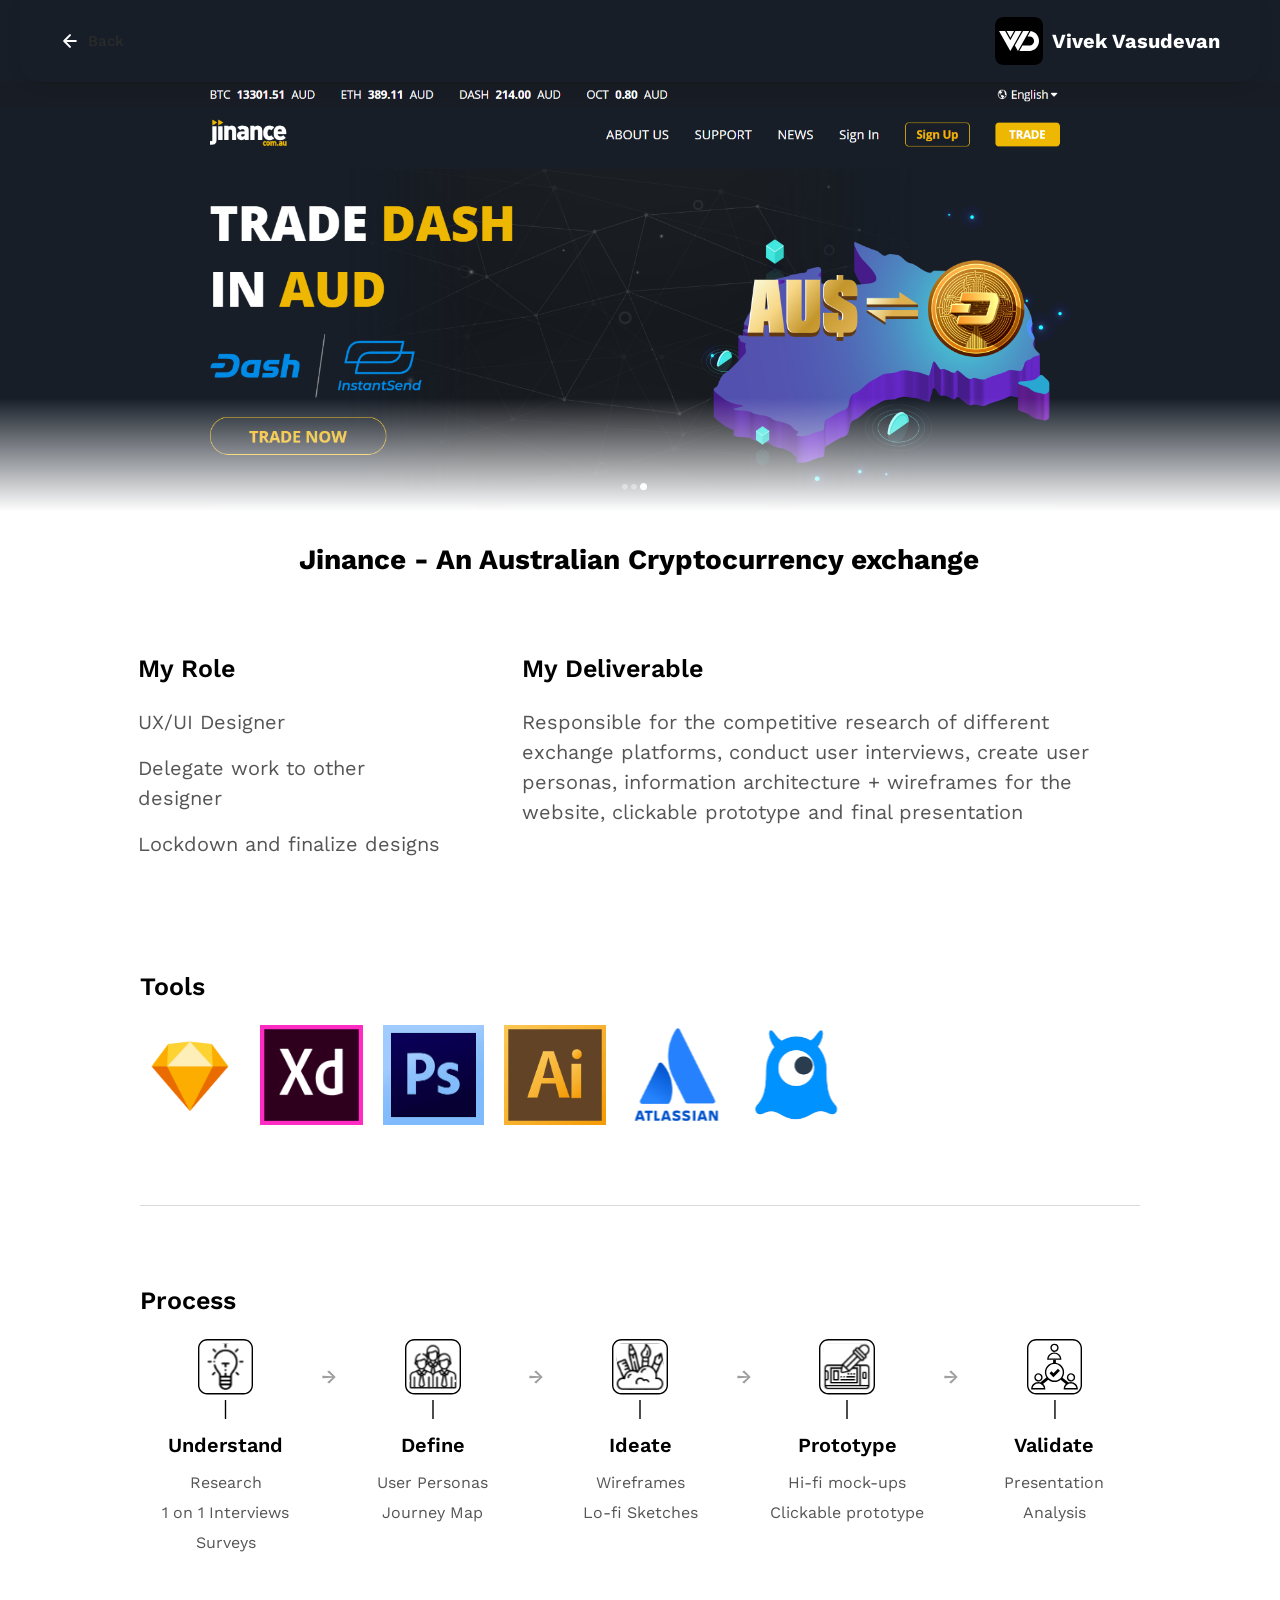
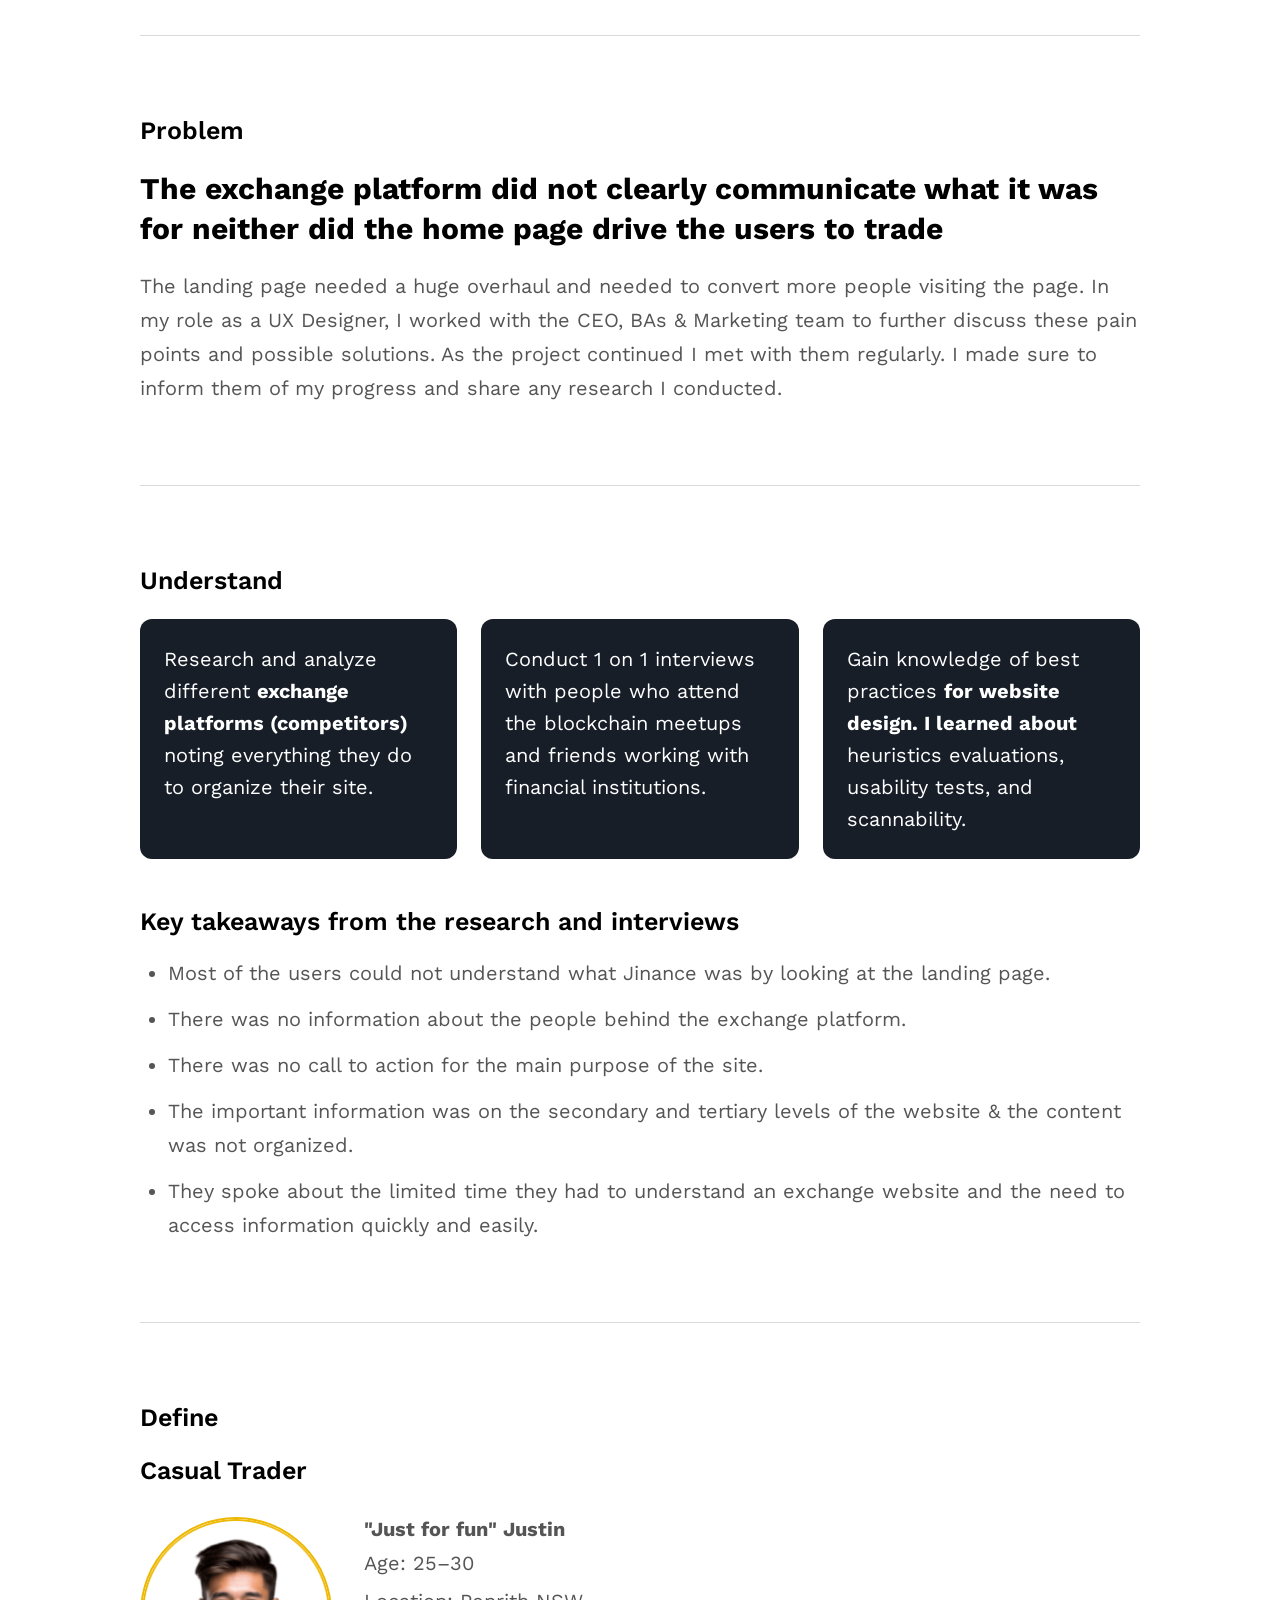
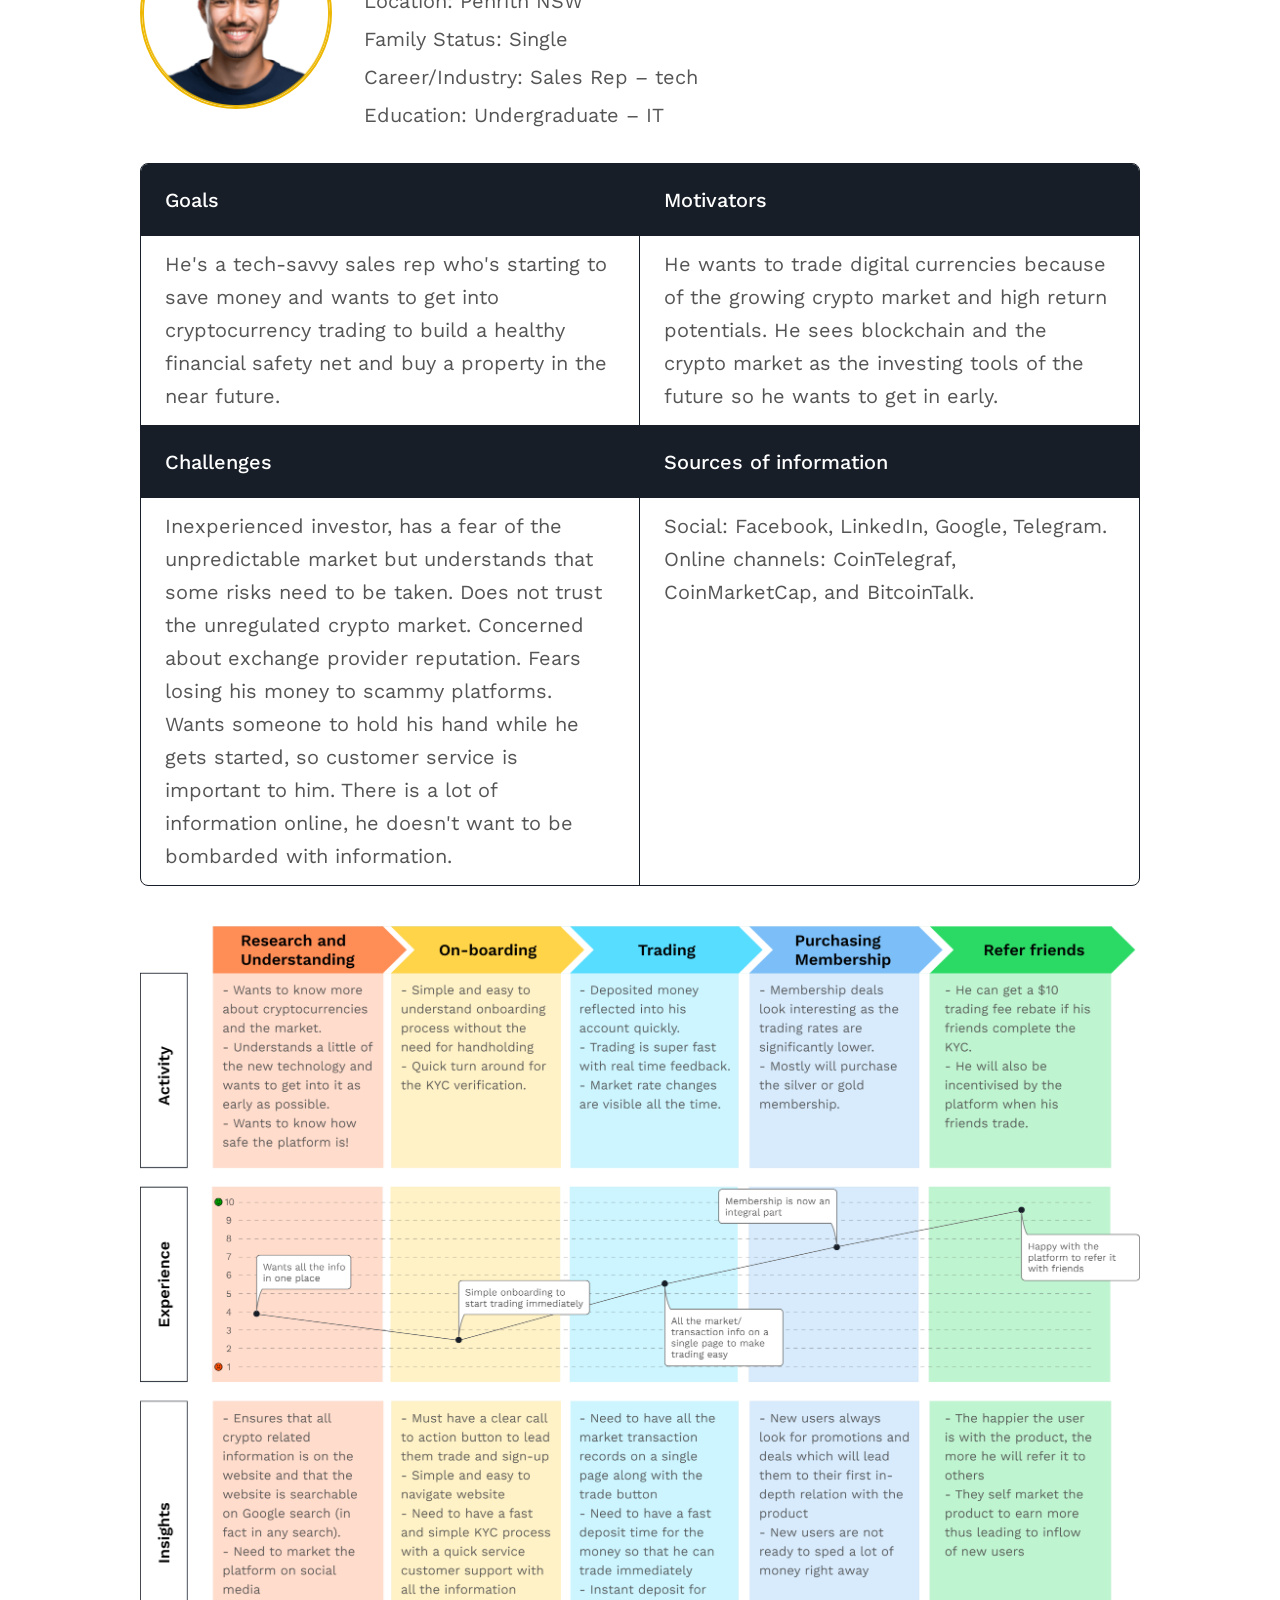
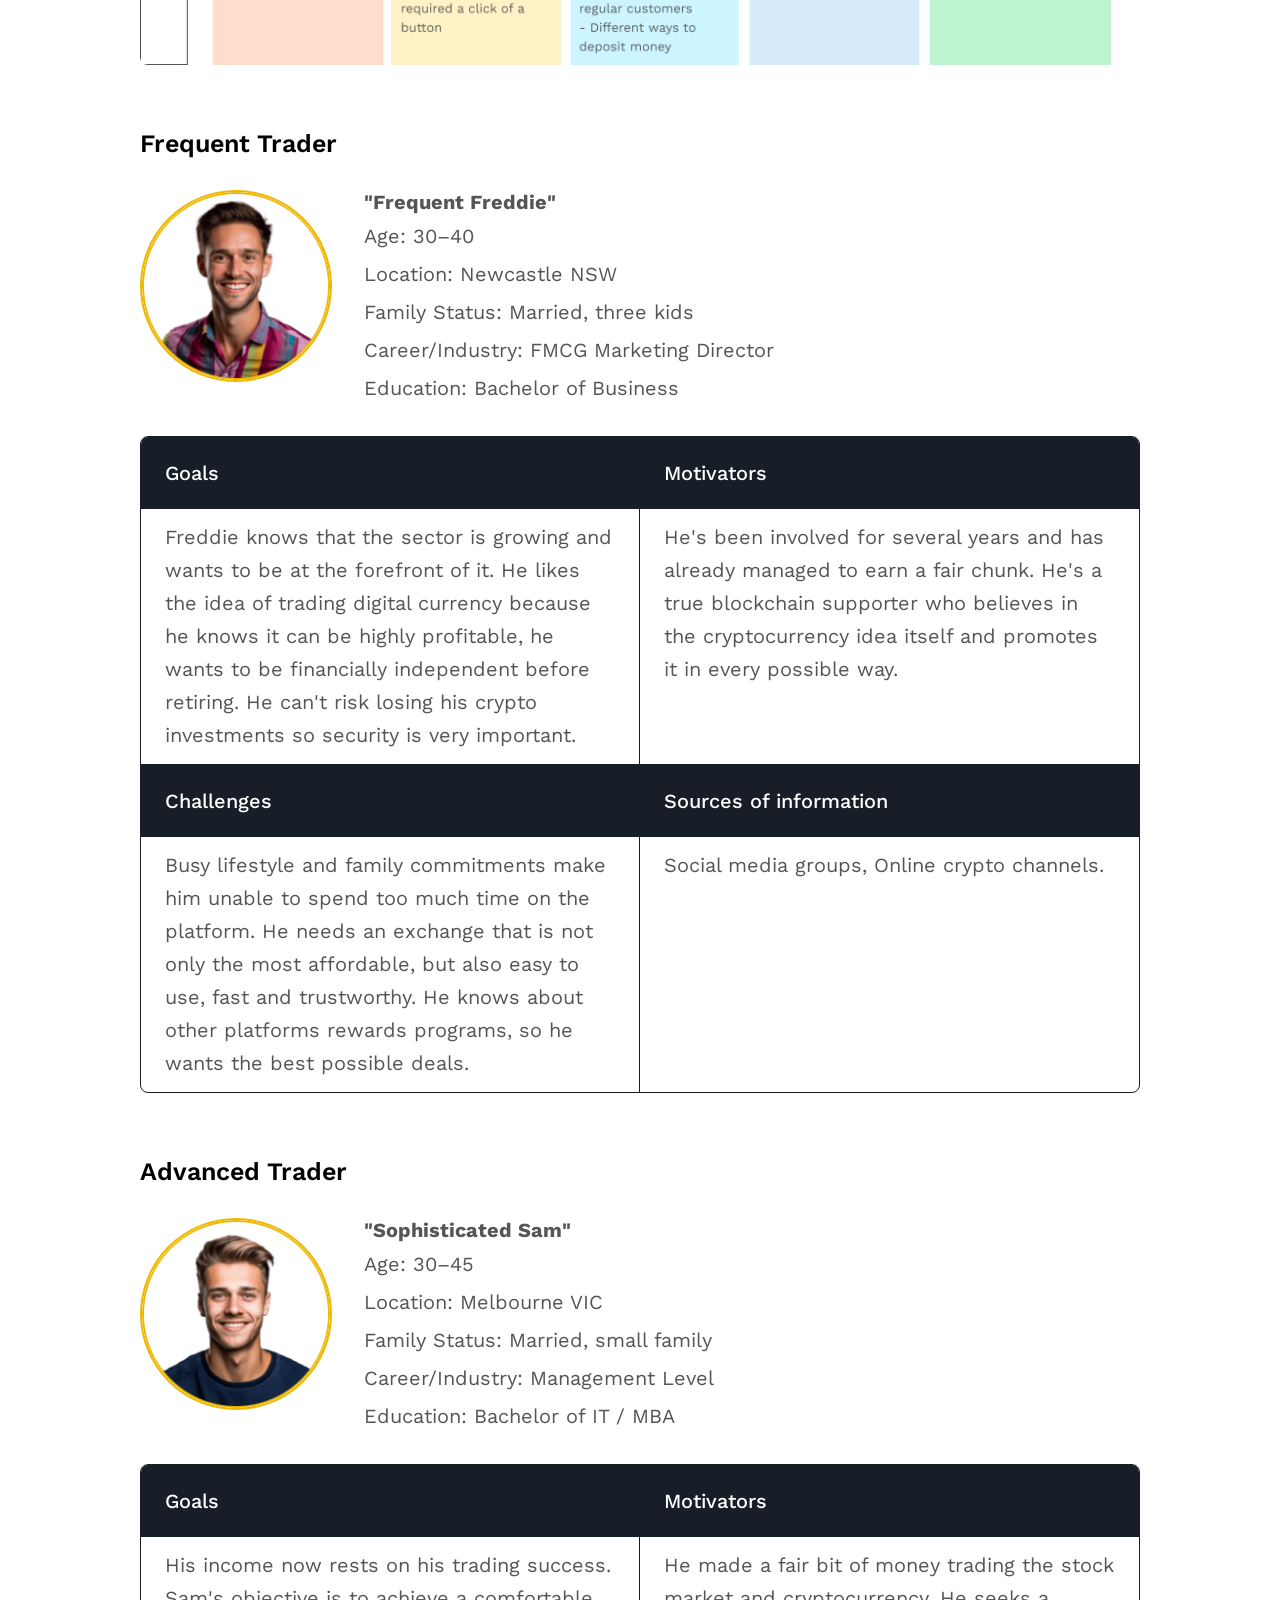
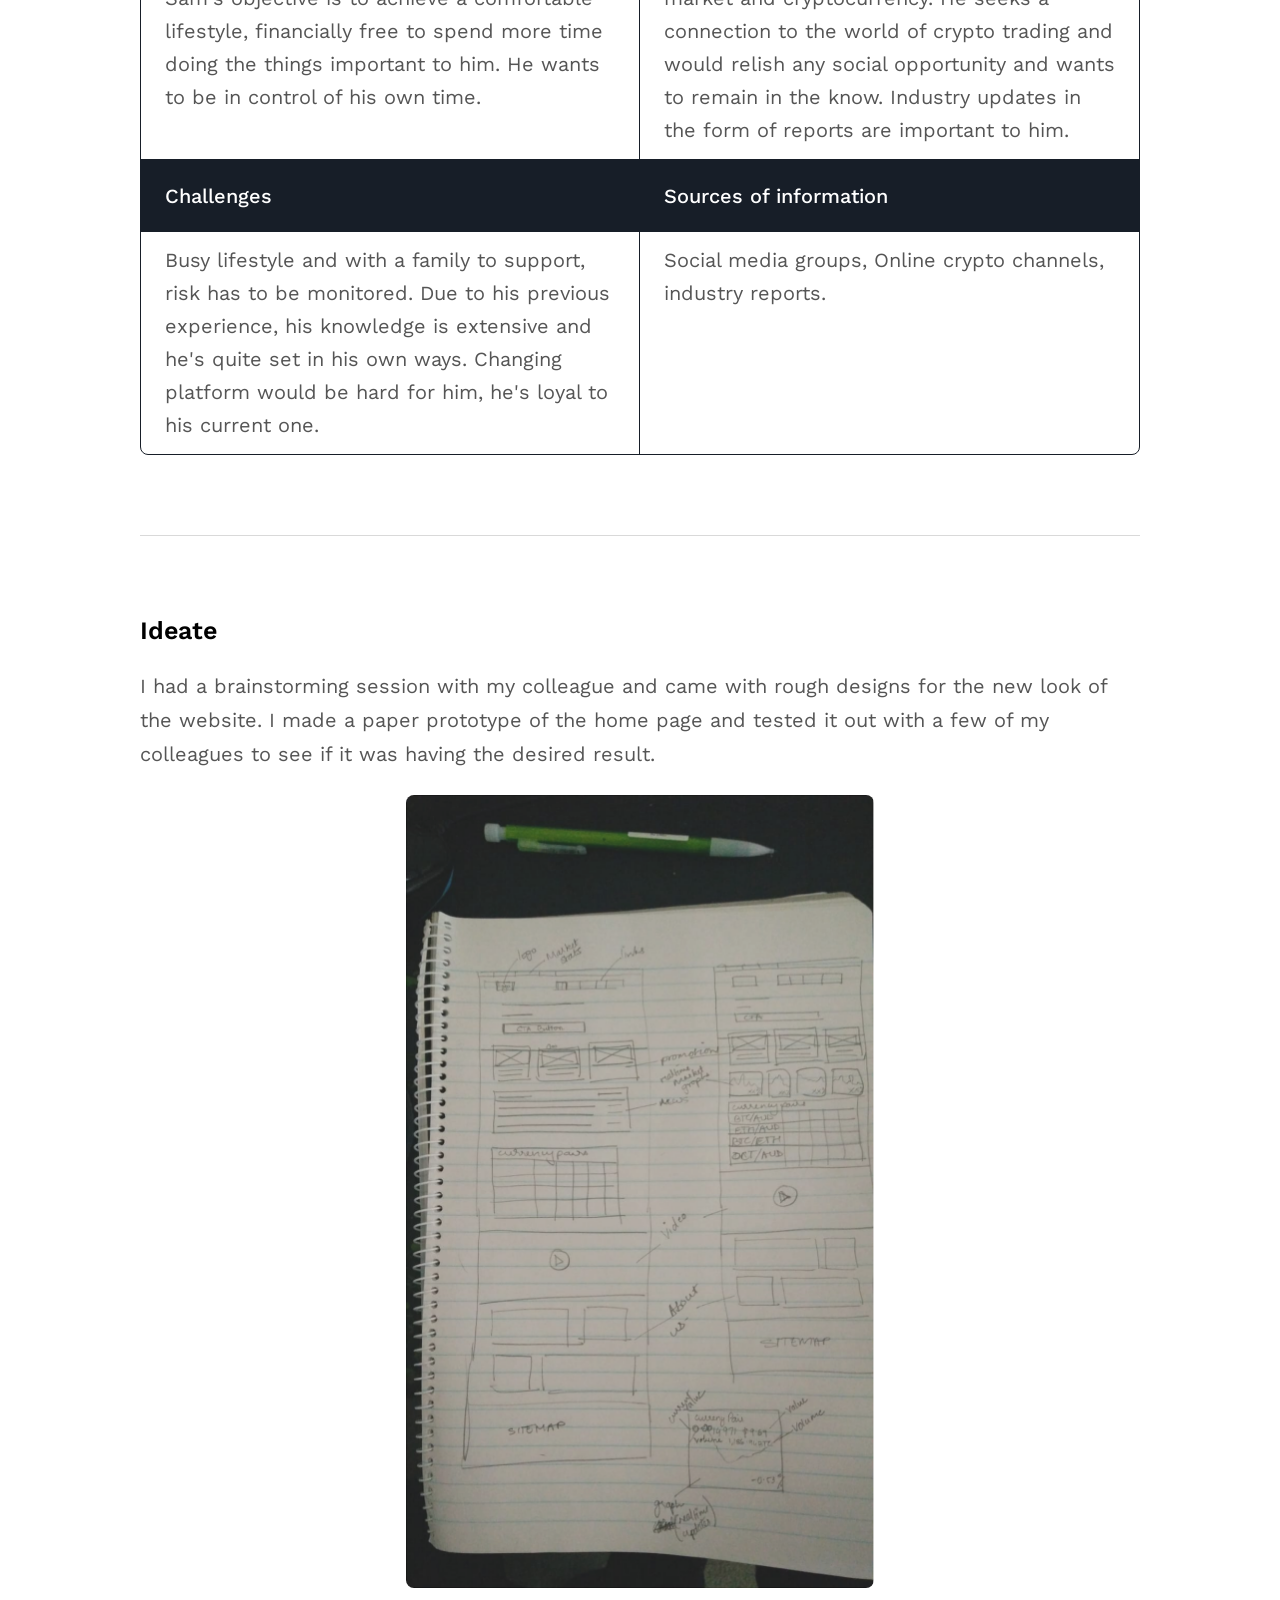
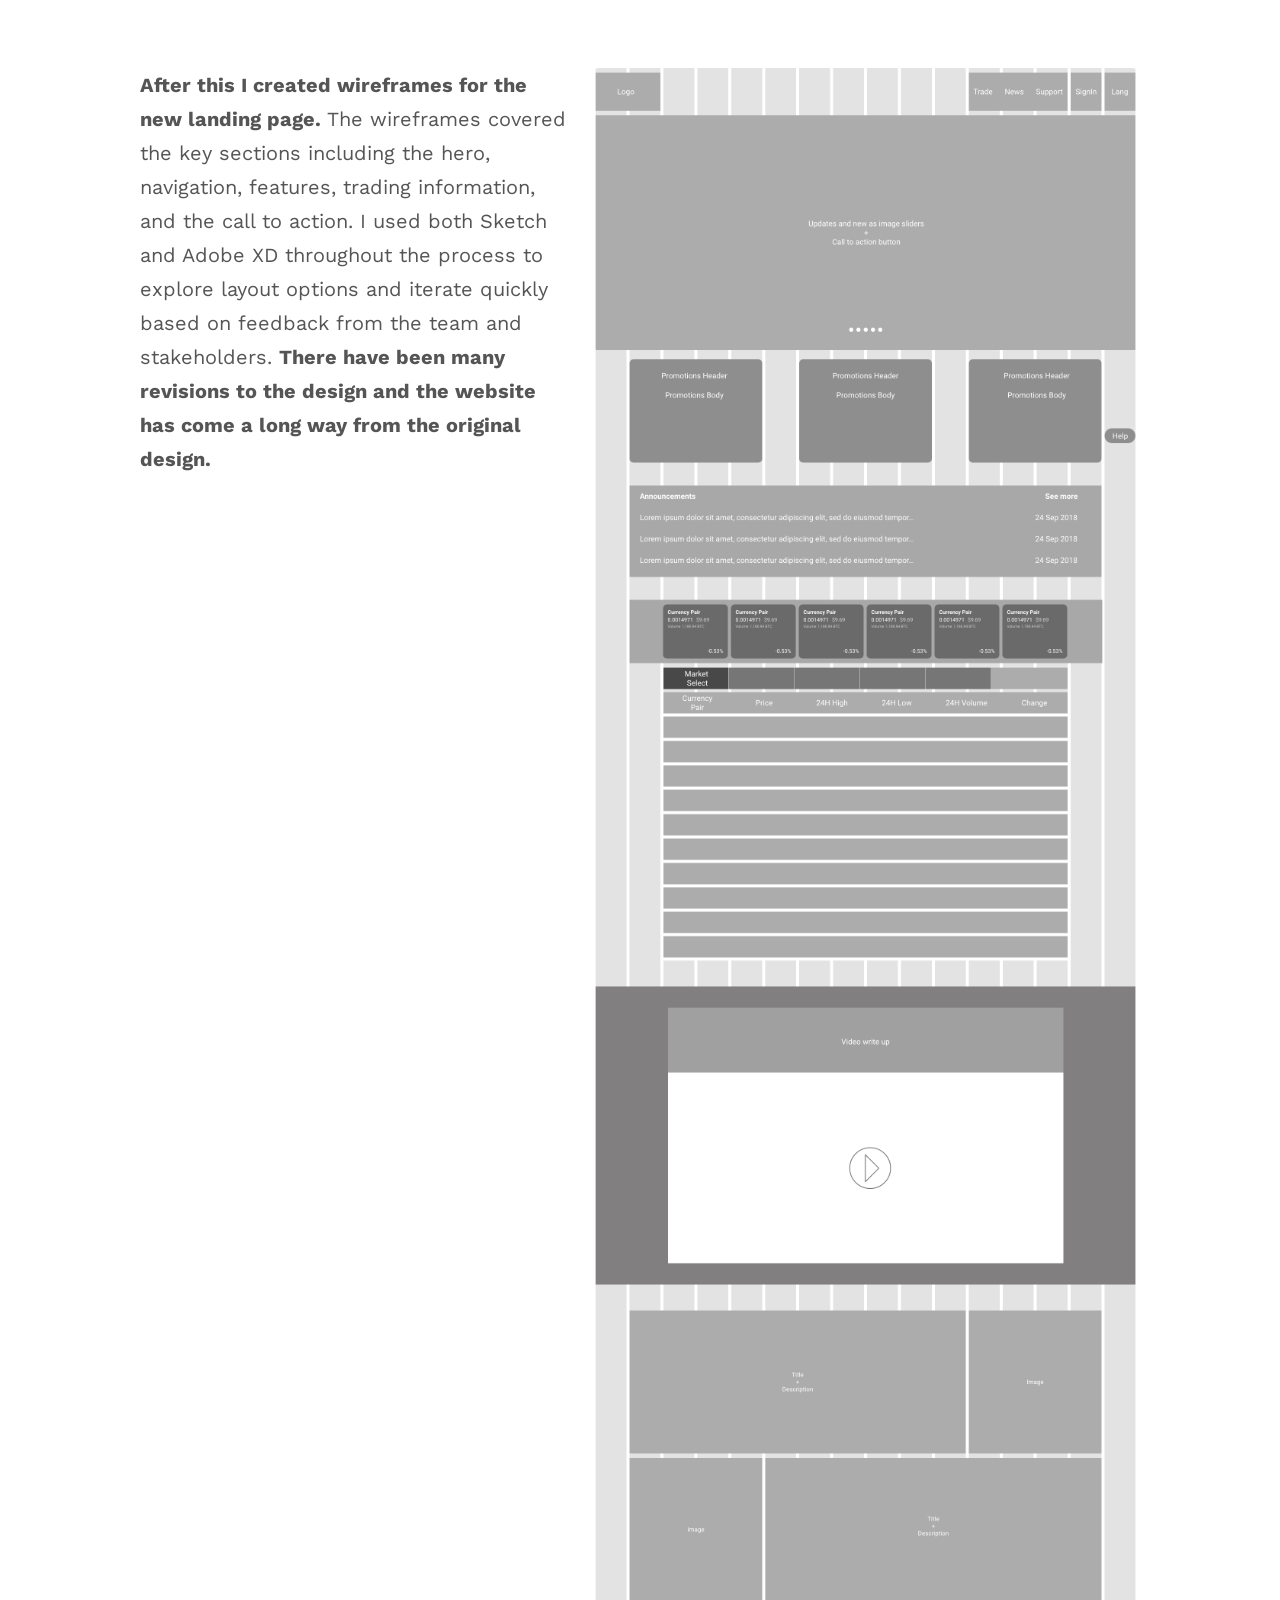
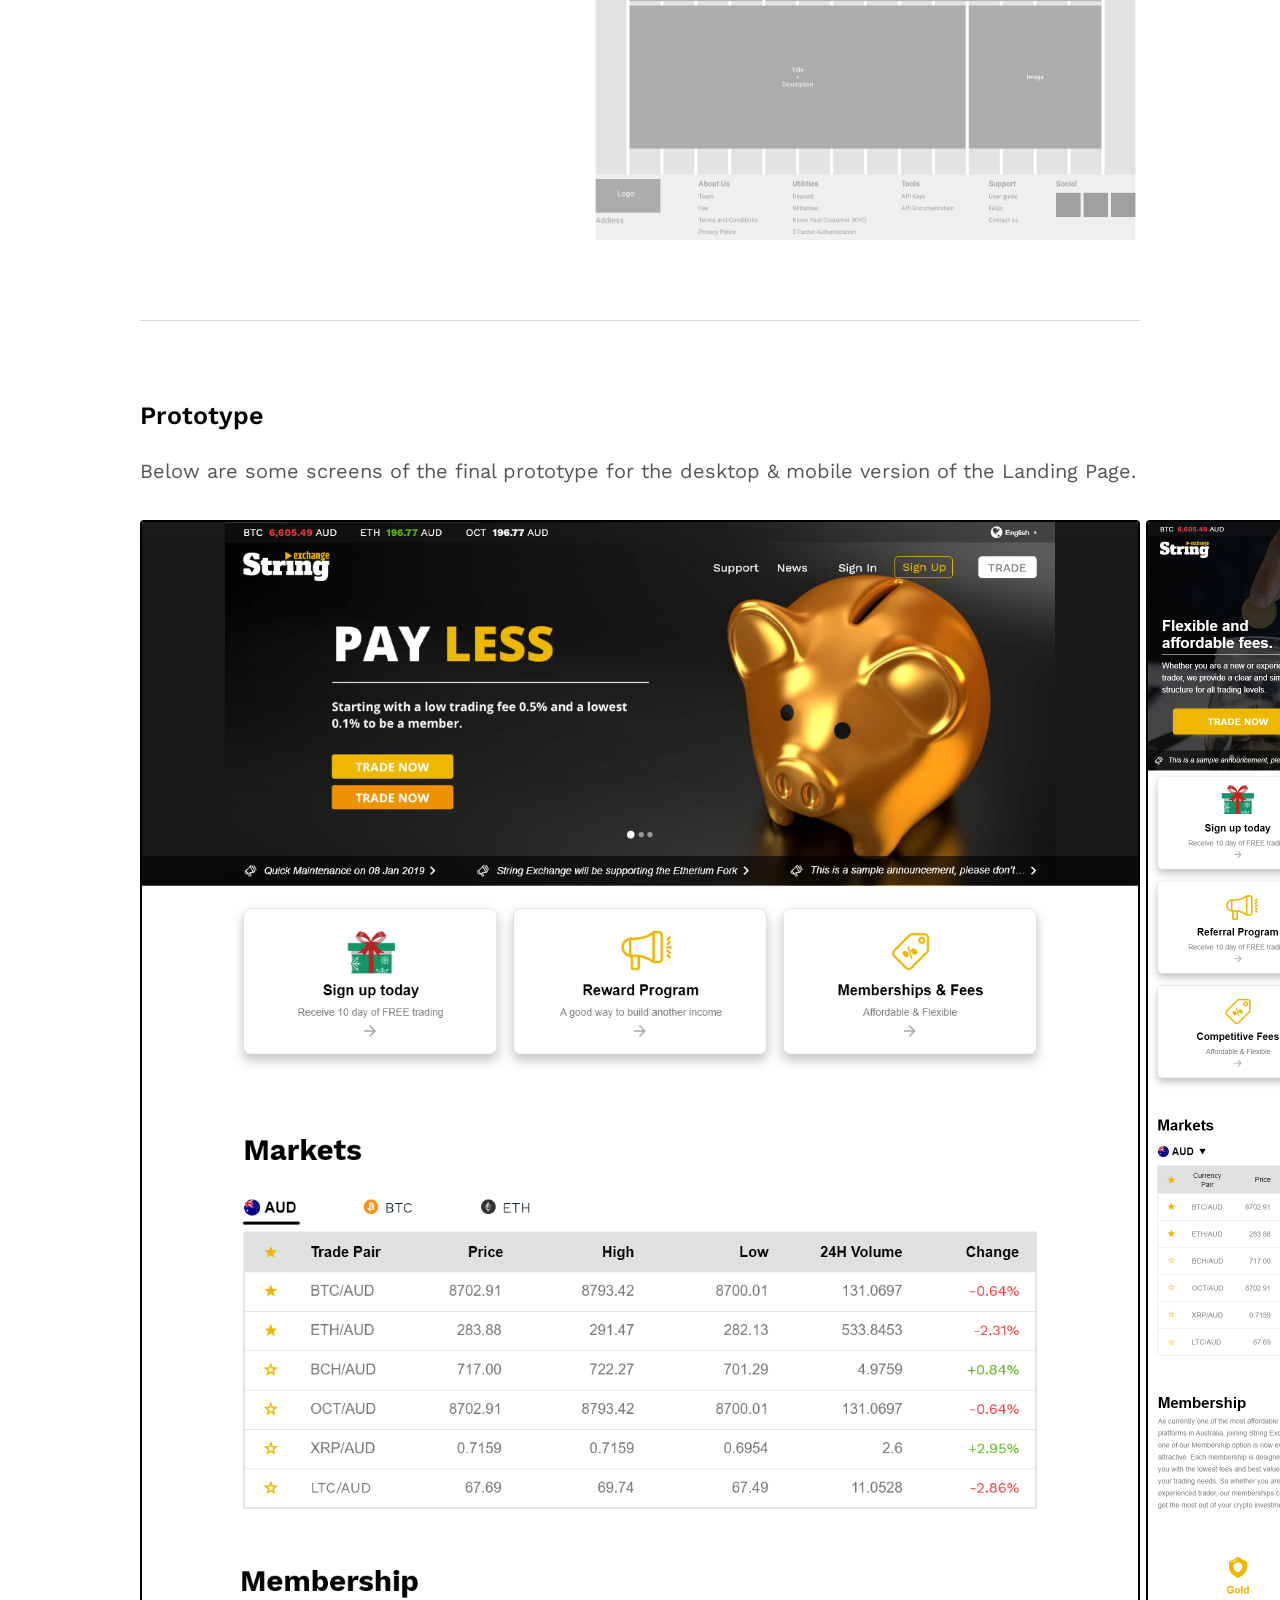
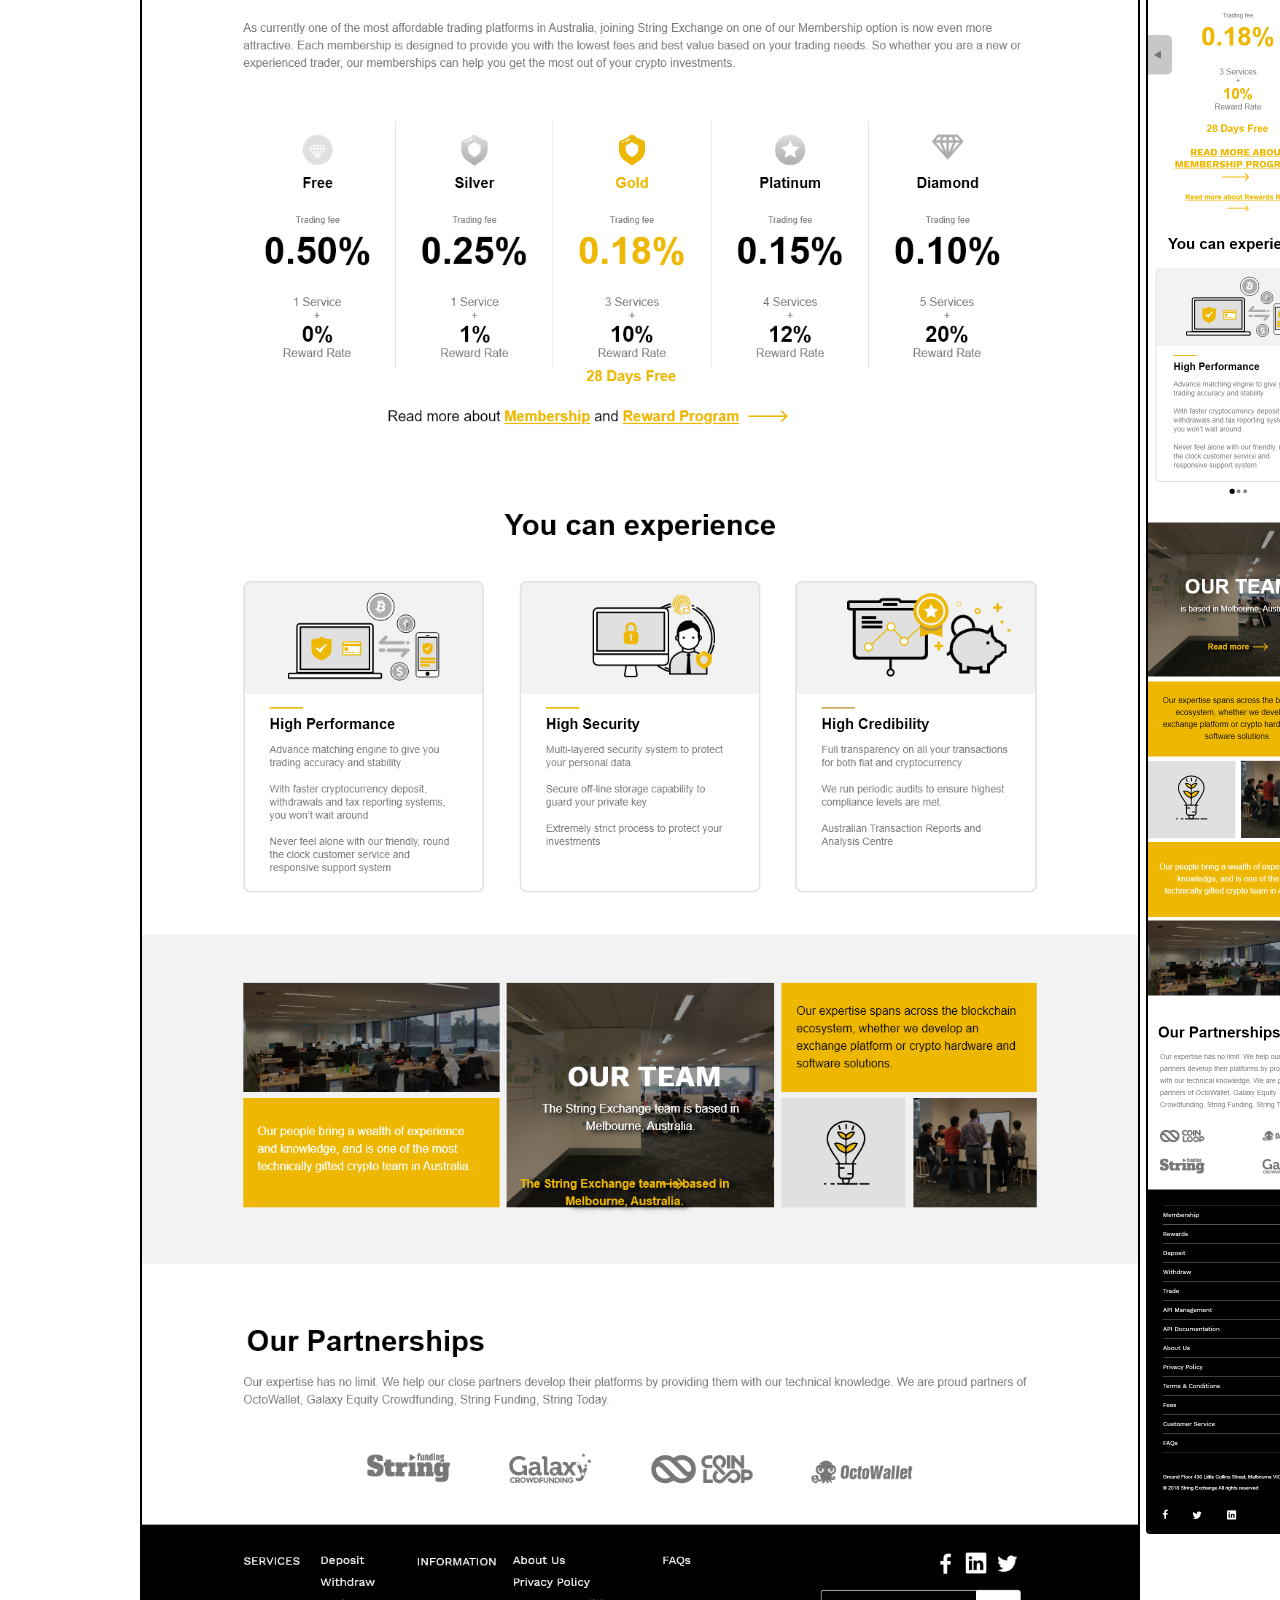
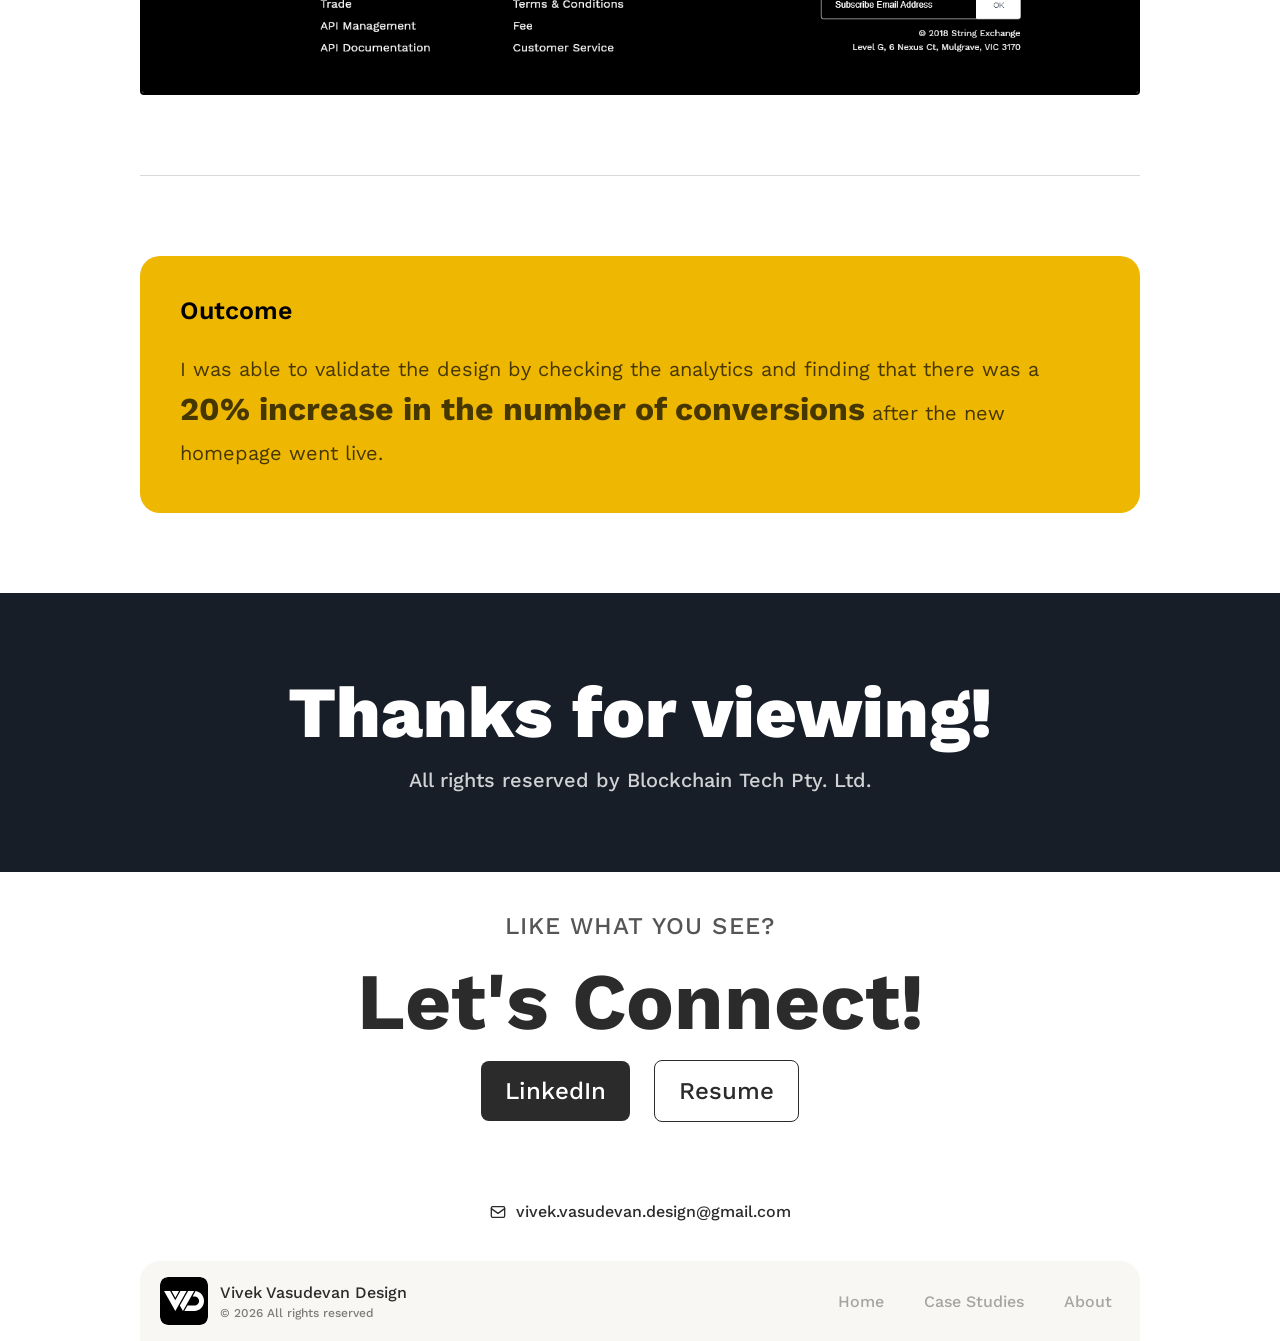
<file: jinance.html>
<!DOCTYPE html>
<html lang="en" data-cs="jinance">
<head>
  <meta charset="UTF-8" />
  <link rel="icon" type="image/svg+xml" href="assets/images/Favicon.svg" />
  <meta name="viewport" content="width=device-width, initial-scale=1.0" />
  <title>Jinance – Vivek Vasudevan Design</title>
  <link rel="stylesheet" href="assets/shared.css" />
  <style>
    /* ─── Reset ──────────────────────────────────────────── */
    html { scroll-behavior: smooth; }
    :root {
      --page-max: 1440px;
      --content-width: 1000px;
      --dark: #171E28;
      --gold: var(--color-accent);
      --body-text: #555555;
    }
    body {
      font-family: var(--font-ui);
      color: var(--color-text);
      background: #fff;
      min-height: 100vh;
    }

    /* ─── NAVIGATION ─────────────────────────────────────── */
    .nav-wrap {
      position: sticky; top: 0; z-index: 100;
      width: 100%; background: var(--dark);
    }
    nav {
      background: var(--dark);
      height: 82px;
      padding: 0 40px;
      display: flex; align-items: center; justify-content: space-between;
      max-width: var(--page-max); margin: 0 auto;
      transition: box-shadow 0.3s;
    }
    nav.scrolled { box-shadow: 0 2px 0 rgba(0,0,0,0.2), 0 8px 24px rgba(0,0,0,0.3); }

    .cs-back-link:hover { opacity: 0.7; }
    .nav-brand {
      display: flex; align-items: center; gap: 9px;
      text-decoration: none;
    }
    .nav-name {
      font-family: var(--font-ui);
      font-size: 20px; font-weight: 700;
      color: #fff; white-space: nowrap;
    }

    /* ─── HERO SECTION ───────────────────────────────────── */
    .jn-hero {
      width: 100%;
      height: 810px;
      background: #000;
      background-image: url('assets/images/Jinance-Hero.jpg');
      background-size: cover;
      background-position: center top;
      position: relative;
      overflow: hidden;
    }
    .jn-hero-overlay {
      position: absolute;
      inset: 0;
      background: linear-gradient(180deg, rgba(255,255,255,0) 0%, rgba(255,255,255,0) 39%, white 53%, white 100%);
      pointer-events: none;
    }
    .jn-hero-pill {
      position: absolute;
      top: 430px;
      left: 50%;
      transform: translateX(-50%);
      width: 769px;
      padding: 31px 43px 35px 40px;
      background: white;
      border-radius: 20px;
      display: flex;
      justify-content: center;
      align-items: center;
      font-family: var(--font-ui);
      font-weight: 700;
      font-size: 28px;
      color: #000;
      white-space: nowrap;
      z-index: 2;
    }
    .jn-hero-meta {
      position: absolute;
      top: 572px;
      left: calc(50% - 502px);
      width: 1004px;
      display: flex;
      gap: 70px;
      align-items: flex-start;
      z-index: 2;
    }
    .jn-hero-meta-left {
      width: 314px;
      flex-shrink: 0;
      display: flex;
      flex-direction: column;
      gap: 24px;
    }
    .jn-hero-meta-right {
      width: 620px;
      display: flex;
      flex-direction: column;
      gap: 24px;
    }
    .jn-meta-heading {
      font-family: var(--font-ui);
      font-weight: 600;
      font-size: 25px;
      color: #000;
    }
    .jn-meta-list {
      list-style: none;
      display: flex;
      flex-direction: column;
      gap: 16px;
    }
    .jn-meta-list li {
      font-family: var(--font-ui);
      font-weight: 400;
      font-size: 20px;
      color: var(--body-text);
      line-height: 30px;
    }
    .jn-meta-body {
      font-family: var(--font-ui);
      font-weight: 400;
      font-size: 20px;
      line-height: 30px;
      color: var(--body-text);
    }

    /* ─── MAIN CONTENT WRAPPER ───────────────────────────── */
    .jn-wrap {
      width: 100%;
      max-width: var(--page-max);
      margin: 0 auto;
      padding: 80px 40px;
      display: flex;
      flex-direction: column;
      align-items: center;
    }
    .jn-inner {
      width: 100%;
      max-width: var(--content-width);
      display: flex;
      flex-direction: column;
      gap: 80px;
    }

    /* ─── SECTION LABEL ──────────────────────────────────── */
    .jn-label {
      font-family: var(--font-ui);
      font-weight: 600;
      font-size: 25px;
      color: #000;
      margin-bottom: 24px;
    }

    /* ─── DIVIDER ────────────────────────────────────────── */
    .jn-divider {
      border: none;
      border-top: 1px solid #D9D9D9;
      width: 100%;
    }

    /* ─── PROCESS ───────────────────────────────────────── */
    .jn-process-row {
      display: flex;
      align-items: flex-start;
      justify-content: space-between;
      width: 100%;
      gap: 8px;
    }
    .jn-process-stage {
      display: flex;
      flex-direction: column;
      align-items: center;
      text-align: center;
      gap: 14px;
      flex: 1;
    }
    .jn-process-icon {
      width: 80px;
      height: 80px;
      object-fit: contain;
    }
    .jn-process-name {
      font-family: var(--font-ui);
      font-weight: 600;
      font-size: 20px;
      color: #000;
    }
    .jn-process-items {
      list-style: none;
      display: flex;
      flex-direction: column;
      gap: 6px;
    }
    .jn-process-items li {
      font-family: var(--font-ui);
      font-weight: 400;
      font-size: 16px;
      color: var(--body-text);
      line-height: 1.5;
    }
    .jn-process-connector {
      display: flex;
      align-items: flex-start;
      justify-content: center;
      padding-top: 28px;
      flex-shrink: 0;
    }
    .jn-process-connector img {
      width: 20px;
      height: auto;
      transform: rotate(-90deg);
      opacity: 0.4;
    }

    /* ─── TOOLS ──────────────────────────────────────────── */
    .jn-tools-row {
      display: flex;
      gap: 20px;
      align-items: center;
      flex-wrap: wrap;
    }
    .jn-tool-icon {
      height: 100px;
      width: auto;
      display: block;
    }

    /* ─── PROBLEM ────────────────────────────────────────── */
    .jn-problem-headline {
      font-family: var(--font-ui);
      font-weight: 700;
      font-size: 30px;
      line-height: 40px;
      color: #000;
      margin-bottom: 20px;
    }
    .jn-body {
      font-family: var(--font-ui);
      font-weight: 400;
      font-size: 20px;
      line-height: 1.7;
      color: var(--body-text);
    }

    /* ─── UNDERSTAND CARDS ───────────────────────────────── */
    .jn-understand-cards {
      display: flex;
      gap: 24px;
    }
    .jn-understand-card {
      background: var(--dark);
      border-radius: 12px;
      padding: 24px;
      flex: 1;
      min-height: 240px;
      font-family: var(--font-ui);
      font-weight: 400;
      font-size: 20px;
      line-height: 32px;
      color: #fff;
    }
    .jn-understand-card strong {
      font-weight: 700;
    }
    .jn-sub-heading {
      font-family: var(--font-ui);
      font-weight: 600;
      font-size: 25px;
      color: #000;
      margin-bottom: 20px;
      margin-top: 16px;
    }
    .jn-bullet-list {
      list-style: disc;
      padding-left: 28px;
      display: flex;
      flex-direction: column;
      gap: 12px;
    }
    .jn-bullet-list li {
      font-family: var(--font-ui);
      font-weight: 400;
      font-size: 20px;
      line-height: 1.7;
      color: var(--body-text);
    }

    /* ─── PERSONAS ───────────────────────────────────────── */
    .jn-persona-section {
      display: flex;
      flex-direction: column;
      gap: 32px;
    }
    .jn-persona-heading {
      font-family: var(--font-ui);
      font-weight: 600;
      font-size: 25px;
      color: #000;
    }
    .jn-persona-intro-row {
      display: flex;
      gap: 32px;
      align-items: flex-start;
    }
    .jn-persona-photo {
      width: 192px;
      height: 192px;
      border-radius: 9999px;
      object-fit: cover;
      border: 2px solid var(--gold);
      flex-shrink: 0;
    }
    .jn-persona-details {
      display: flex;
      flex-direction: column;
      gap: 6px;
    }
    .jn-persona-name {
      font-family: var(--font-ui);
      font-weight: 700;
      font-size: 20px;
      color: var(--body-text);
    }
    .jn-persona-detail {
      font-family: var(--font-ui);
      font-weight: 400;
      font-size: 20px;
      color: var(--body-text);
      line-height: 1.6;
    }

    /* persona 2×2 grid table */
    .jn-persona-grid {
      width: 100%;
      border: 1px solid var(--dark);
      border-radius: 8px;
      overflow: hidden;
      display: grid;
      grid-template-columns: 1fr 1fr;
    }
    .jn-persona-cell {
      border-right: 1px solid var(--dark);
      border-bottom: 1px solid var(--dark);
    }
    .jn-persona-cell:nth-child(2n) { border-right: none; }
    .jn-persona-cell:nth-last-child(-n+2) { border-bottom: none; }
    .jn-persona-cell-header {
      background: var(--dark);
      padding: 24px;
      font-family: var(--font-ui);
      font-weight: 500;
      font-size: 20px;
      color: #fff;
    }
    .jn-persona-cell-body {
      padding: 12px 24px;
      font-family: var(--font-ui);
      font-weight: 400;
      font-size: 20px;
      color: var(--body-text);
      line-height: 1.65;
    }

    /* ─── PERSONA MAP IMAGE ──────────────────────────────── */
    .jn-persona-map {
      width: 100%;
      display: block;
      border-radius: 8px;
      margin-top: 8px;
    }

    /* ─── IDEATE ─────────────────────────────────────────── */
    .jn-paper-images {
      display: flex;
      flex-direction: column;
      align-items: center;
      gap: 24px;
      margin: 24px 0;
    }
    .jn-paper-img {
      max-width: 468px;
      width: 100%;
      display: block;
      border-radius: 8px;
    }
    .jn-ideate-row {
      display: flex;
      gap: 24px;
      align-items: flex-start;
    }
    .jn-ideate-left {
      flex: 1;
      display: flex;
      flex-direction: column;
      gap: 16px;
    }
    .jn-ideate-right {
      flex-shrink: 0;
    }
    .jn-wireframe-img {
      width: 280px;
      display: block;
      border-radius: 8px;
    }

    /* ─── PROTOTYPE ──────────────────────────────────────── */
    .jn-prototype-row {
      display: flex;
      gap: 6px;
      align-items: flex-start;
    }
    .jn-proto-desktop {
      flex: 3;
      display: block;
      width: 100%;
      border: 2px solid #000;
      border-radius: 4px;
    }
    .jn-proto-mobile {
      flex: 1;
      display: block;
      width: 100%;
      border: 2px solid #000;
      border-radius: 4px;
    }

    /* ─── RESULTS / OUTCOME ─────────────────────────────── */
    .jn-results-text {
      font-family: var(--font-ui);
      font-weight: 400;
      font-size: 20px;
      line-height: 1.7;
      color: var(--body-text);
    }
    .jn-results-highlight {
      font-family: var(--font-ui);
      font-weight: 700;
      font-size: 32px;
      color: var(--body-text);
    }
    .jn-outcome-card {
      background: var(--color-accent);
      border-radius: 20px;
      padding: 40px;
      width: 100%;
    }
    .jn-section-label {
      font-family: var(--font-ui);
      font-weight: 600;
      font-size: 25px;
      color: #000;
      margin-bottom: 24px;
    }
    .jn-outcome-text {
      font-family: var(--font-ui);
      font-size: 20px;
      font-weight: 400;
      line-height: 40px;
      color: #000;
      opacity: 0.7;
    }
    .jn-outcome-highlight {
      font-size: 32px;
      font-weight: 700;
      line-height: 40px;
      color: #000;
    }

    /* ─── THANKS BANNER ──────────────────────────────────── */
    .jn-thanks {
      width: 100%;
      background: var(--dark);
      padding: 80px 40px;
      text-align: center;
    }
    .jn-thanks-heading {
      font-family: var(--font-heading);
      font-weight: 800;
      font-size: 72px;
      color: #fff;
      line-height: 1.1;
      margin-bottom: 16px;
    }
    .jn-thanks-sub {
      font-family: var(--font-ui);
      font-weight: 500;
      font-size: 20px;
      color: rgba(255,255,255,0.8);
    }

    /* ─── FOOTER ─────────────────────────────────────────── */
    .footer {
      display: flex; flex-direction: column; align-items: center; gap: 64px;
      width: 100%; max-width: 1200px; padding-top: 0; margin-top: 40px;
    }

    /* ─── SCROLL TO TOP ──────────────────────────────────── */

    .scroll-top:hover { transform: translateY(-4px); }

    /* ─── REVEAL ANIMATION ───────────────────────────────── */

    /* ─── PAGE WRAPPER ───────────────────────────────────── */
    .page {
      max-width: var(--page-max);
      margin: 0 auto;
      display: flex;
      flex-direction: column;
      align-items: center;
    }

    /* ─── RESPONSIVE ─────────────────────────────────────── */
    @media (max-width: 1100px) {
      .jn-hero { height: auto; min-height: 810px; }
      .jn-hero-pill { position: relative; top: auto; left: auto; transform: none; width: calc(100% - 80px); max-width: 769px; margin: 320px auto 0; white-space: normal; text-align: center; }
      .jn-hero-meta { position: relative; top: auto; left: auto; transform: none; width: calc(100% - 80px); max-width: 1004px; margin: 40px auto 60px; }
      .jn-hero-meta-left, .jn-hero-meta-right { width: auto; }
    }
    @media (max-width: 900px) {
      .jn-hero-meta { flex-direction: column; gap: 32px; }
      .jn-hero-meta-left, .jn-hero-meta-right { width: 100%; }
      .jn-understand-cards { flex-direction: column; }
      .jn-persona-intro-row { flex-direction: column; align-items: center; }
      .jn-ideate-row { flex-direction: column; }
      .jn-wireframe-img { width: 100%; }
      .jn-prototype-row { flex-direction: column; }
      .jn-thanks-heading { font-size: 48px; }
      nav { padding: 0 20px; }

      .footer { max-width: 100%; }
    }
    @media (max-width: 600px) {
      .jn-hero-pill { width: calc(100% - 40px); margin-top: 280px; font-size: 20px; padding: 24px 28px; }
      .jn-hero-meta { width: calc(100% - 40px); margin-left: auto; margin-right: auto; }
      .jn-wrap { padding: 60px 20px; }
      .jn-thanks-heading { font-size: 36px; }

      .scroll-top { right: 8px; width: 60px; height: 60px; }
      .scroll-top img { width: 60px; height: 60px; }
      .jn-persona-grid { grid-template-columns: 1fr; }
      .jn-persona-cell:nth-child(2n) { border-right: 1px solid var(--dark); }
      .jn-persona-cell:nth-last-child(-n+2) { border-bottom: 1px solid var(--dark); }
      .jn-persona-cell:last-child { border-bottom: none; }
      nav { padding: 0 16px; }
    }
  </style>
</head>
<body>

<!-- ═══ NAVIGATION ══════════════════════════════════════ -->
<div class="nav-wrap">
  <nav id="main-nav">
    <a href="index.html" class="cs-back-link" aria-label="Go back to home">
      <svg width="20" height="20" viewBox="0 0 20 20" fill="none" xmlns="http://www.w3.org/2000/svg">
        <path d="M15.8333 10H4.16667M4.16667 10L10 15.8333M4.16667 10L10 4.16667" stroke="#fff" stroke-width="2" stroke-linecap="round" stroke-linejoin="round"/>
      </svg>
      Back
    </a>
    <a href="index.html" class="nav-brand">
      <img src="assets/images/VivekVasudevanDesign_Logo.svg" alt="VD logo" width="48" height="48" style="border-radius:8px;flex-shrink:0;" />
      <span class="nav-name">Vivek Vasudevan</span>
    </a>
  </nav>
</div>

<!-- ═══ HERO SECTION ════════════════════════════════════ -->
<section class="jn-hero">
  <div class="jn-hero-overlay"></div>
  <div class="jn-hero-pill">
    Jinance - An Australian Cryptocurrency exchange
  </div>
  <div class="jn-hero-meta reveal">
    <div class="jn-hero-meta-left">
      <h2 class="jn-meta-heading">My Role</h2>
      <ul class="jn-meta-list">
        <li>UX/UI Designer</li>
        <li>Delegate work to other designer</li>
        <li>Lockdown and finalize designs</li>
      </ul>
    </div>
    <div class="jn-hero-meta-right">
      <h2 class="jn-meta-heading">My Deliverable</h2>
      <p class="jn-meta-body">Responsible for the competitive research of different exchange platforms, conduct user interviews, create user personas, information architecture + wireframes for the website, clickable prototype and final presentation</p>
    </div>
  </div>
</section>

<!-- ═══ MAIN CONTENT ════════════════════════════════════ -->
<div class="jn-wrap">
  <div class="jn-inner">

    <!-- TOOLS -->
    <section class="reveal">
      <h2 class="jn-label">Tools</h2>
      <div class="jn-tools-row">
        <img class="jn-tool-icon" src="assets/images/Jinance-Tool-Sketch.png" alt="Sketch" />
        <img class="jn-tool-icon" src="assets/images/Jinance-Tool-XD.png" alt="Adobe XD" />
        <img class="jn-tool-icon" src="assets/images/Jinance-Tool-Photoshop.png" alt="Photoshop" />
        <img class="jn-tool-icon" src="assets/images/Jinance-Tool-Illustrator.png" alt="Illustrator" />
        <img class="jn-tool-icon" src="assets/images/Jinance-Tool-Atlassian.svg" alt="Atlassian" />
        <img class="jn-tool-icon" src="assets/images/Jinance-Tool-Lanhu.svg" alt="Lanhu" />
      </div>
    </section>

    <hr class="jn-divider" />

    <!-- PROCESS -->
    <section class="reveal">
      <h2 class="jn-label">Process</h2>
      <div class="jn-process-row">

        <div class="jn-process-stage">
          <img class="jn-process-icon" src="assets/images/Process-Understand.svg" alt="Understand" />
          <div class="jn-process-name">Understand</div>
          <ul class="jn-process-items">
            <li>Research</li>
            <li>1 on 1 Interviews</li>
            <li>Surveys</li>
          </ul>
        </div>

        <div class="jn-process-connector">
          <img src="assets/images/Process-Arrow.svg" alt="" />
        </div>

        <div class="jn-process-stage">
          <img class="jn-process-icon" src="assets/images/Process-Define.svg" alt="Define" />
          <div class="jn-process-name">Define</div>
          <ul class="jn-process-items">
            <li>User Personas</li>
            <li>Journey Map</li>
          </ul>
        </div>

        <div class="jn-process-connector">
          <img src="assets/images/Process-Arrow.svg" alt="" />
        </div>

        <div class="jn-process-stage">
          <img class="jn-process-icon" src="assets/images/Process-Ideate.svg" alt="Ideate" />
          <div class="jn-process-name">Ideate</div>
          <ul class="jn-process-items">
            <li>Wireframes</li>
            <li>Lo-fi Sketches</li>
          </ul>
        </div>

        <div class="jn-process-connector">
          <img src="assets/images/Process-Arrow.svg" alt="" />
        </div>

        <div class="jn-process-stage">
          <img class="jn-process-icon" src="assets/images/Process-Prototype.svg" alt="Prototype" />
          <div class="jn-process-name">Prototype</div>
          <ul class="jn-process-items">
            <li>Hi-fi mock-ups</li>
            <li>Clickable prototype</li>
          </ul>
        </div>

        <div class="jn-process-connector">
          <img src="assets/images/Process-Arrow.svg" alt="" />
        </div>

        <div class="jn-process-stage">
          <img class="jn-process-icon" src="assets/images/Process-Validate.svg" alt="Validate" />
          <div class="jn-process-name">Validate</div>
          <ul class="jn-process-items">
            <li>Presentation</li>
            <li>Analysis</li>
          </ul>
        </div>

      </div>
    </section>

    <hr class="jn-divider" />

    <!-- PROBLEM -->
    <section class="reveal">
      <h2 class="jn-label">Problem</h2>
      <p class="jn-problem-headline">The exchange platform did not clearly communicate what it was for neither did the home page drive the users to trade</p>
      <p class="jn-body">The landing page needed a huge overhaul and needed to convert more people visiting the page. In my role as a UX Designer, I worked with the CEO, BAs &amp; Marketing team to further discuss these pain points and possible solutions. As the project continued I met with them regularly. I made sure to inform them of my progress and share any research I conducted.</p>
    </section>

    <hr class="jn-divider" />

    <!-- UNDERSTAND -->
    <section class="reveal">
      <h2 class="jn-label">Understand</h2>
      <div class="jn-understand-cards">
        <div class="jn-understand-card">
          Research and analyze different <strong>exchange platforms (competitors)</strong> noting everything they do to organize their site.
        </div>
        <div class="jn-understand-card">
          Conduct 1 on 1 interviews with people who attend the blockchain meetups and friends working with financial institutions.
        </div>
        <div class="jn-understand-card">
          Gain knowledge of best practices <strong>for website design. I learned about</strong> heuristics evaluations, usability tests, and scannability.
        </div>
      </div>

      <div style="margin-top: 48px;">
        <h3 class="jn-sub-heading">Key takeaways from the research and interviews</h3>
        <ul class="jn-bullet-list">
          <li>Most of the users could not understand what Jinance was by looking at the landing page.</li>
          <li>There was no information about the people behind the exchange platform.</li>
          <li>There was no call to action for the main purpose of the site.</li>
          <li>The important information was on the secondary and tertiary levels of the website &amp; the content was not organized.</li>
          <li>They spoke about the limited time they had to understand an exchange website and the need to access information quickly and easily.</li>
        </ul>
      </div>
    </section>

    <hr class="jn-divider" />

    <!-- DEFINE -->
    <section class="reveal">
      <h2 class="jn-label">Define</h2>

      <!-- Persona 1: Casual Trader -->
      <div class="jn-persona-section" style="margin-bottom: 64px;">
        <h3 class="jn-persona-heading">Casual Trader</h3>
        <div class="jn-persona-intro-row">
          <img class="jn-persona-photo" src="assets/images/Jinance-Persona-Justin.jpg" alt="Casual Trader persona photo" style="width:192px;height:192px;border-radius:50%;border:2px solid var(--color-accent);" />
          <div class="jn-persona-details">
            <p class="jn-persona-name">"Just for fun" Justin</p>
            <p class="jn-persona-detail">Age: 25–30</p>
            <p class="jn-persona-detail">Location: Penrith NSW</p>
            <p class="jn-persona-detail">Family Status: Single</p>
            <p class="jn-persona-detail">Career/Industry: Sales Rep – tech</p>
            <p class="jn-persona-detail">Education: Undergraduate – IT</p>
          </div>
        </div>
        <div class="jn-persona-grid">
          <div class="jn-persona-cell">
            <div class="jn-persona-cell-header">Goals</div>
            <div class="jn-persona-cell-body">He's a tech-savvy sales rep who's starting to save money and wants to get into cryptocurrency trading to build a healthy financial safety net and buy a property in the near future.</div>
          </div>
          <div class="jn-persona-cell">
            <div class="jn-persona-cell-header">Motivators</div>
            <div class="jn-persona-cell-body">He wants to trade digital currencies because of the growing crypto market and high return potentials. He sees blockchain and the crypto market as the investing tools of the future so he wants to get in early.</div>
          </div>
          <div class="jn-persona-cell">
            <div class="jn-persona-cell-header">Challenges</div>
            <div class="jn-persona-cell-body">Inexperienced investor, has a fear of the unpredictable market but understands that some risks need to be taken. Does not trust the unregulated crypto market. Concerned about exchange provider reputation. Fears losing his money to scammy platforms. Wants someone to hold his hand while he gets started, so customer service is important to him. There is a lot of information online, he doesn't want to be bombarded with information.</div>
          </div>
          <div class="jn-persona-cell">
            <div class="jn-persona-cell-header">Sources of information</div>
            <div class="jn-persona-cell-body">Social: Facebook, LinkedIn, Google, Telegram. Online channels: CoinTelegraf, CoinMarketCap, and BitcoinTalk.</div>
          </div>
        </div>
        <img class="jn-persona-map reveal" src="assets/images/Jinance-JourneyMap.jpg" alt="Jinance journey map" style="width:100%;" />
      </div>

      <!-- Persona 2: Frequent Trader -->
      <div class="jn-persona-section" style="margin-bottom: 64px;">
        <h3 class="jn-persona-heading">Frequent Trader</h3>
        <div class="jn-persona-intro-row">
          <img class="jn-persona-photo" src="assets/images/Jinance-Persona-Freddie.jpg" alt="Frequent Trader persona photo" style="width:192px;height:192px;border-radius:50%;border:2px solid var(--color-accent);" />
          <div class="jn-persona-details">
            <p class="jn-persona-name">"Frequent Freddie"</p>
            <p class="jn-persona-detail">Age: 30–40</p>
            <p class="jn-persona-detail">Location: Newcastle NSW</p>
            <p class="jn-persona-detail">Family Status: Married, three kids</p>
            <p class="jn-persona-detail">Career/Industry: FMCG Marketing Director</p>
            <p class="jn-persona-detail">Education: Bachelor of Business</p>
          </div>
        </div>
        <div class="jn-persona-grid">
          <div class="jn-persona-cell">
            <div class="jn-persona-cell-header">Goals</div>
            <div class="jn-persona-cell-body">Freddie knows that the sector is growing and wants to be at the forefront of it. He likes the idea of trading digital currency because he knows it can be highly profitable, he wants to be financially independent before retiring. He can't risk losing his crypto investments so security is very important.</div>
          </div>
          <div class="jn-persona-cell">
            <div class="jn-persona-cell-header">Motivators</div>
            <div class="jn-persona-cell-body">He's been involved for several years and has already managed to earn a fair chunk. He's a true blockchain supporter who believes in the cryptocurrency idea itself and promotes it in every possible way.</div>
          </div>
          <div class="jn-persona-cell">
            <div class="jn-persona-cell-header">Challenges</div>
            <div class="jn-persona-cell-body">Busy lifestyle and family commitments make him unable to spend too much time on the platform. He needs an exchange that is not only the most affordable, but also easy to use, fast and trustworthy. He knows about other platforms rewards programs, so he wants the best possible deals.</div>
          </div>
          <div class="jn-persona-cell">
            <div class="jn-persona-cell-header">Sources of information</div>
            <div class="jn-persona-cell-body">Social media groups, Online crypto channels.</div>
          </div>
        </div>
      </div>

      <!-- Persona 3: Advanced Trader -->
      <div class="jn-persona-section">
        <h3 class="jn-persona-heading">Advanced Trader</h3>
        <div class="jn-persona-intro-row">
          <img class="jn-persona-photo" src="assets/images/Jinance-Persona-Sam.jpg" alt="Advanced Trader persona photo" style="width:192px;height:192px;border-radius:50%;border:2px solid var(--color-accent);" />
          <div class="jn-persona-details">
            <p class="jn-persona-name">"Sophisticated Sam"</p>
            <p class="jn-persona-detail">Age: 30–45</p>
            <p class="jn-persona-detail">Location: Melbourne VIC</p>
            <p class="jn-persona-detail">Family Status: Married, small family</p>
            <p class="jn-persona-detail">Career/Industry: Management Level</p>
            <p class="jn-persona-detail">Education: Bachelor of IT / MBA</p>
          </div>
        </div>
        <div class="jn-persona-grid">
          <div class="jn-persona-cell">
            <div class="jn-persona-cell-header">Goals</div>
            <div class="jn-persona-cell-body">His income now rests on his trading success. Sam's objective is to achieve a comfortable lifestyle, financially free to spend more time doing the things important to him. He wants to be in control of his own time.</div>
          </div>
          <div class="jn-persona-cell">
            <div class="jn-persona-cell-header">Motivators</div>
            <div class="jn-persona-cell-body">He made a fair bit of money trading the stock market and cryptocurrency. He seeks a connection to the world of crypto trading and would relish any social opportunity and wants to remain in the know. Industry updates in the form of reports are important to him.</div>
          </div>
          <div class="jn-persona-cell">
            <div class="jn-persona-cell-header">Challenges</div>
            <div class="jn-persona-cell-body">Busy lifestyle and with a family to support, risk has to be monitored. Due to his previous experience, his knowledge is extensive and he's quite set in his own ways. Changing platform would be hard for him, he's loyal to his current one.</div>
          </div>
          <div class="jn-persona-cell">
            <div class="jn-persona-cell-header">Sources of information</div>
            <div class="jn-persona-cell-body">Social media groups, Online crypto channels, industry reports.</div>
          </div>
        </div>
      </div>
    </section>

    <hr class="jn-divider" />

    <!-- IDEATE -->
    <section class="reveal">
      <h2 class="jn-label">Ideate</h2>
      <p class="jn-body">I had a brainstorming session with my colleague and came with rough designs for the new look of the website. I made a paper prototype of the home page and tested it out with a few of my colleagues to see if it was having the desired result.</p>

      <div class="jn-paper-images" style="margin-bottom:80px;">
        <img class="jn-paper-img" src="assets/images/Jinance-Sketch-Group.png" alt="Jinance sketch group" style="max-width:468px;width:100%;display:block;margin:0 auto;" />
      </div>

      <div class="jn-ideate-row">
        <div class="jn-ideate-left">
          <p class="jn-body"><strong>After this I created wireframes for the new landing page.</strong> The wireframes covered the key sections including the hero, navigation, features, trading information, and the call to action. I used both Sketch and Adobe XD throughout the process to explore layout options and iterate quickly based on feedback from the team and stakeholders. <strong>There have been many revisions to the design and the website has come a long way from the original design.</strong></p>
        </div>
        <div class="jn-ideate-right">
          <img class="jn-wireframe-img" src="assets/images/Jinance-Wireframes.jpg" alt="Jinance wireframes" style="width:549px;" />
        </div>
      </div>
    </section>

    <hr class="jn-divider" />

    <!-- PROTOTYPE -->
    <section class="reveal">
      <h2 class="jn-label">Prototype</h2>
      <p class="jn-body" style="margin-bottom: 32px;">Below are some screens of the final prototype for the desktop &amp; mobile version of the Landing Page.</p>
      <div class="jn-prototype-row">
        <img class="jn-proto-desktop" src="assets/images/Jinance-Prototype-Desktop.jpg" alt="Jinance desktop prototype" />
        <img class="jn-proto-mobile" src="assets/images/Jinance-Prototype-Mobile.jpg" alt="Jinance mobile prototype" />
      </div>
    </section>

    <hr class="jn-divider" />

    <!-- OUTCOME -->
    <section class="reveal">
      <div class="jn-outcome-card">
        <h3 class="jn-section-label">Outcome</h3>
        <p class="jn-outcome-text">
          I was able to validate the design by checking the analytics and finding that there was a
          <strong class="jn-outcome-highlight">20% increase in the number of conversions</strong>
          after the new homepage went live.
        </p>
      </div>
    </section>

  </div><!-- /jn-inner -->
</div><!-- /jn-wrap -->

<!-- ═══ THANKS BANNER ═══════════════════════════════════ -->
<div class="jn-thanks reveal">
  <h2 class="jn-thanks-heading">Thanks for viewing!</h2>
  <p class="jn-thanks-sub">All rights reserved by Blockchain Tech Pty. Ltd.</p>
</div>

<!-- ═══ FOOTER ═══════════════════════════════════════════ -->
<div class="page" style="width:100%;padding-bottom:0;">
  <footer class="footer" id="footer">
    <div class="footer-cta reveal">
      <p class="footer-eyebrow">Like what you see?</p>
      <div class="footer-headline-wrap">
        <h2 class="footer-headline">Let's Connect!</h2>
        <div class="footer-btns">
          <a class="btn-filled" href="https://www.linkedin.com/in/vivek-vasudevan/" target="_blank" rel="noopener">LinkedIn</a>
          <a class="btn-outline" href="assets/VivekVasudevan_Resume.pdf" download="VivekVasudevan_Resume.pdf">Resume</a>
        </div>
      </div>
    </div>
    <div class="footer-bottom-area reveal">
      <a class="footer-email-link" href="mailto:vivek.vasudevan.design@gmail.com" target="_blank" rel="noopener">
        <svg width="16" height="16" viewBox="0 0 16 16" fill="none" xmlns="http://www.w3.org/2000/svg" aria-hidden="true"><rect x="1.33" y="2.67" width="13.33" height="10.67" rx="1.33" stroke="#2b2b2b" stroke-width="1.33" stroke-linejoin="round"/><path d="M1.33 4.67 L8 9.33 L14.67 4.67" stroke="#2b2b2b" stroke-width="1.33" stroke-linecap="round" stroke-linejoin="round"/></svg>
        vivek.vasudevan.design@gmail.com
      </a>
      <div class="footer-bottom-nav">
        <a href="index.html" class="footer-brand">
          <img src="assets/images/VivekVasudevanDesign_Logo.svg" alt="VD logo" width="48" height="48" style="border-radius:8px;flex-shrink:0;" />
          <div class="footer-brand-text">
            <span class="footer-brand-name">Vivek Vasudevan Design</span>
            <span class="footer-brand-copy">© 2026 All rights reserved</span>
          </div>
        </a>
        <ul class="footer-nav-links">
          <li><a href="index.html">Home</a></li>
          <li><a href="index.html#case-studies">Case Studies</a></li>
          <li><a href="about.html">About</a></li>
        </ul>
      </div>
    </div>
  </footer>
</div>

<!-- ═══ SCROLL TO TOP ═══════════════════════════════════ -->
<div class="scroll-top-tooltip" id="scrollTooltip">Back to top</div>
<button class="scroll-top" id="scrollTopBtn" onclick="window.scrollTo({top:0,behavior:'smooth'})" aria-label="Scroll to top">
  <img src="assets/images/Btn_ScrollTop.svg" alt="" />
</button>

<script>
  const nav = document.getElementById('main-nav');
  const scrollTopBtn = document.getElementById('scrollTopBtn');
  const scrollTooltip = document.getElementById('scrollTooltip');

  scrollTopBtn.addEventListener('mouseenter', () => {
    if (scrollTopBtn.classList.contains('visible')) scrollTooltip.classList.add('visible');
  });
  scrollTopBtn.addEventListener('mouseleave', () => scrollTooltip.classList.remove('visible'));

  window.addEventListener('scroll', () => {
    nav.classList.toggle('scrolled', window.scrollY > 20);
    scrollTopBtn.classList.toggle('visible', window.scrollY > 400);
  });

  const observer = new IntersectionObserver((entries) => {
    entries.forEach(e => { if (e.isIntersecting) e.target.classList.add('visible'); });
  }, { threshold: 0.08, rootMargin: '0px 0px -60px 0px' });
  document.querySelectorAll('.reveal').forEach(el => observer.observe(el));

  function updatePos() {
    const vw = window.innerWidth;
    const right = vw > 1440 ? ((vw - 1440) / 2 + 20) + 'px' : '20px';
    scrollTopBtn.style.right = right;
    scrollTooltip.style.right = right;
  }
  updatePos();
  window.addEventListener('resize', updatePos);
</script>
</body>
</html>
</file>
<file: assets/shared.css>
/*
 * ─────────────────────────────────────────────────────────
 *  SHARED DESIGN SYSTEM — Vivek Vasudevan Portfolio
 *  shared.css  |  v2.0
 *
 *  HOW IT WORKS
 *  ────────────
 *  1. Link this file BEFORE any page-specific <style> block.
 *  2. Add data-cs="[case-study]" to the <html> tag of each page.
 *     Valid values: atisfyreach | atisfyre | jinance | coinloop | mantro | cosmic-sentry
 *  3. Use the CSS custom properties (var(--...)) in page styles.
 *  4. Dark-mode toggle continues to use data-theme="dark" on <html>
 *     (separate attribute, no conflict).
 * ─────────────────────────────────────────────────────────
 */

/* ═══════════════════════════════════════════════════════
   1. FONTS — all Google Fonts in one network request
   ═══════════════════════════════════════════════════════ */

/* Work Sans (index, about, atisfyre, jinance, coinloop — UI chrome on every page) */
/* Poppins  (atisfyreach headings, mantro) */
/* Lato     (atisfyreach body copy) */
@import url('https://fonts.googleapis.com/css2?family=Work+Sans:ital,wght@0,400;0,500;0,600;0,700;0,800;1,400&family=Poppins:ital,wght@0,400;0,500;0,600;0,700;0,800;1,700&family=Lato:ital,wght@0,400;0,700;1,700&display=swap');

/* ─── Moonglade DEMO (Cosmic Sentry) ─────────────────── */
/* Place the font file at: assets/fonts/MoongladeDemo.woff2  */
/* (download from wherever you sourced Moonglade DEMO)       */
@font-face {
  font-family: 'Moonglade DEMO';
  src: url('fonts/MoongladeDemo.woff2') format('woff2'),
       url('fonts/MoongladeDemo.woff')  format('woff');
  font-weight: 400;
  font-style: normal;
  font-display: swap;
}

/* ═══════════════════════════════════════════════════════
   2. BASE DESIGN TOKENS  (:root = default / Work Sans pages)
   ═══════════════════════════════════════════════════════ */
:root {
  /* ── Typography ──────────────────────────────────────── */
  --font-heading : 'Work Sans', sans-serif;
  --font-body    : 'Work Sans', sans-serif;
  --font-ui      : 'Work Sans', sans-serif; /* nav, labels, captions — always Work Sans */

  /* ── Colour ──────────────────────────────────────────── */
  --color-text        : #2b2b2b;
  --color-text-light  : #555;
  --color-text-muted  : #888;
  --color-bg          : #fff;
  --color-bg-alt      : #f9f6f6; /* page gradient start/end */
  --color-surface     : #fff;    /* card / panel background */
  --color-accent      : #175cfe; /* primary CTA blue */
  --color-accent-hover: #0f4bdb;
  --color-border      : #e5e5e5;

  /* ── Spacing ─────────────────────────────────────────── */
  --page-max      : 1440px;
  --content-width : 1200px;
  --inner-width   : 1160px;
  --section-gap   : 120px;  /* vertical space between sections */

  /* ── Radii ───────────────────────────────────────────── */
  --radius-card : 20px;
  --radius-btn  : 8px;
  --radius-pill : 100px;
  --radius-chip : 6px;

  /* ── Shadows ─────────────────────────────────────────── */
  --shadow-card : 0 4px 32px rgba(0,0,0,0.07);
  --shadow-btn  : 0 2px 12px rgba(23,92,254,0.18);

  /* ── Transitions ─────────────────────────────────────── */
  --transition-fast   : 0.15s ease;
  --transition-normal : 0.25s ease;
  --transition-slow   : 0.4s ease;
}

/* ═══════════════════════════════════════════════════════
   3. PER-CASE-STUDY TYPOGRAPHY OVERRIDES
      These only change font tokens; all other tokens
      inherit from :root above.
   ═══════════════════════════════════════════════════════ */

/* ── AtisfyReach: Poppins headings + Lato body ───────── */
[data-cs="atisfyreach"] {
  --font-heading    : 'Poppins', sans-serif;
  --font-body       : 'Lato', sans-serif;
  --color-accent    : #175cfe;
  --color-accent-dk : #2f4476;  /* darker variant used in dark-mode bg */
}

/* ── Atisfyre: Work Sans + Atisfyre brand red/yellow ─── */
[data-cs="atisfyre"] {
  --font-heading    : 'Work Sans', sans-serif;
  --font-body       : 'Work Sans', sans-serif;
  --color-accent    : #F7161D;  /* Atisfyre red */
  --color-accent-alt: #FFE600;  /* Atisfyre yellow */
}

/* ── Jinance: Work Sans + Jinance gold ───────────────── */
[data-cs="jinance"] {
  --font-heading    : 'Work Sans', sans-serif;
  --font-body       : 'Work Sans', sans-serif;
  --color-accent    : #EDB702;  /* Jinance gold */
  --color-surface-dk: #171E28;  /* Jinance dark nav/bg */
}

/* ── Coinloop: Work Sans + Coinloop blue ─────────────── */
[data-cs="coinloop"] {
  --font-heading    : 'Work Sans', sans-serif;
  --font-body       : 'Work Sans', sans-serif;
  --color-accent    : #0264B6;  /* Coinloop blue */
  --color-accent-50 : rgba(2, 100, 182, 0.5);
  --color-muted-bg  : #B3B3B3;  /* Coinloop gray bg */
}

/* ── Mantro: Poppins + Mantro red ────────────────────── */
[data-cs="mantro"] {
  --font-heading    : 'Poppins', sans-serif;
  --font-body       : 'Poppins', sans-serif;
  --color-accent    : #FF3D3D;  /* Mantro red */
  --color-accent-alt: #E9BC48;  /* Mantro gold */
}

/* ── Cosmic Sentry: Moonglade DEMO headings ──────────── */
[data-cs="cosmic-sentry"] {
  --font-heading : 'Moonglade DEMO', sans-serif;
  --font-body    : 'Work Sans', sans-serif; /* body stays readable */
}

/* ═══════════════════════════════════════════════════════
   4. MINIMAL BASE RESET
      Safe to apply globally — matches existing page resets
      so adding this file won't change anything visually.
   ═══════════════════════════════════════════════════════ */
*, *::before, *::after {
  box-sizing: border-box;
  margin: 0;
  padding: 0;
}

html {
  scroll-behavior: smooth;
}

/* ═══════════════════════════════════════════════════════
   5. REVEAL ANIMATION
      Scroll-triggered entrance. JS adds .visible when
      element enters the viewport.
   ═══════════════════════════════════════════════════════ */
.reveal {
  opacity: 0;
  transform: translateY(24px);
  transition: opacity 0.6s ease, transform 0.6s ease;
}
.reveal.visible {
  opacity: 1;
  transform: none;
}

/* ═══════════════════════════════════════════════════════
   6. NAVIGATION
      Shared across all pages. Pages with unique nav class
      names (e.g. .cl-nav-wrap, .mt-nav) keep their own
      styles for now.
   ═══════════════════════════════════════════════════════ */
.nav-wrap {
  position: sticky;
  top: 0;
  z-index: 100;
  width: 100%;
  padding: 0 20px;
}

nav {
  background: #ffffff;
  border-radius: 0 0 20px 20px;
  height: 82px;
  padding: 0 20px;
  display: flex;
  align-items: center;
  justify-content: space-between;
  max-width: var(--content-width);
  margin: 0 auto;
  box-shadow: 0 2px 0 rgba(0,0,0,0.05), 0 4px 16px rgba(0,0,0,0.06);
  transition: box-shadow 0.3s ease;
}
nav.scrolled {
  box-shadow: 0 2px 0 rgba(0,0,0,0.06), 0 8px 24px rgba(0,0,0,0.1);
}

.nav-brand {
  display: flex;
  align-items: center;
  gap: 9px;
  text-decoration: none;
}
.nav-logo {
  width: 48px;
  height: 48px;
  background: #000;
  border-radius: 8px;
  padding: 4px;
  position: relative;
  flex-shrink: 0;
}
.nav-logo img {
  position: absolute;
  top: 29.17%;
  right: 8.33%;
  bottom: 29.17%;
  left: 8.33%;
  width: auto;
  height: auto;
  max-width: 100%;
  max-height: 100%;
  object-fit: contain;
}
.nav-name {
  font-size: 20px;
  font-weight: 700;
  color: #000;
  white-space: nowrap;
}

.nav-links {
  display: flex;
  gap: 24px;
  align-items: center;
  list-style: none;
}
.nav-links a, .nav-links button {
  font-family: var(--font-ui);
  font-size: 16px;
  font-weight: 500;
  color: #2b2b2b;
  text-decoration: none;
  background: none;
  border: none;
  cursor: pointer;
  padding: 8px;
  opacity: 0.4;
  transition: opacity 0.2s;
  display: block;
}
.nav-links li.active a,
.nav-links li.active button {
  opacity: 1;
  border-bottom: 2px solid #2b2b2b;
}
.nav-links a:hover, .nav-links button:hover { opacity: 0.8; }

/* ─── Hamburger button ───────────────────────────────── */
.nav-hamburger {
  display: none;
  flex-direction: column;
  gap: 4px;
  background: none;
  border: none;
  cursor: pointer;
  padding: 8px;
  flex-shrink: 0;
  width: 48px;
  height: 48px;
  align-items: center;
  justify-content: center;
}
.nav-hamburger span {
  display: block;
  width: 32px;
  height: 4px;
  background: #2b2b2b;
  border-radius: 22px;
  transition: transform 0.3s ease, opacity 0.3s ease;
}
.nav-hamburger.open span:nth-child(1) { transform: translateY(8px) rotate(45deg); }
.nav-hamburger.open span:nth-child(2) { opacity: 0; transform: scaleX(0); }
.nav-hamburger.open span:nth-child(3) { transform: translateY(-8px) rotate(-45deg); }

/* ─── Mobile menu overlay ────────────────────────────── */
.mobile-menu {
  display: none;
  flex-direction: column;
  gap: 12px;
  background: #fff;
  border-top: 1px solid rgba(0,0,0,0.08);
  padding: 8px 0 16px;
  position: absolute;
  top: 82px;
  left: 0;
  right: 0;
  z-index: 99;
  box-shadow: 0 8px 24px rgba(0,0,0,0.08);
}
.mobile-menu.open { display: flex; }
@media (min-width: 769px) { .mobile-menu { display: none !important; } }
.mobile-menu a, .mobile-menu button {
  font-family: var(--font-ui);
  font-size: 16px;
  font-weight: 500;
  color: #2b2b2b;
  text-decoration: none;
  background: none;
  border: none;
  cursor: pointer;
  padding: 10px 20px;
  text-align: left;
  width: 100%;
  display: block;
  transition: opacity 0.2s;
}
.mobile-menu a:hover, .mobile-menu button:hover { opacity: 0.6; }

/* ─── Nav responsive ─────────────────────────────────── */
@media (max-width: 768px) {
  .nav-wrap { padding: 0; }
  nav { padding: 0 20px; max-width: 100%; }
  .nav-links { display: none; }
  .nav-hamburger { display: flex; }
}

/* ─── Back link (case study pages) ──────────────────── */
.cs-back-link {
  display: flex;
  align-items: center;
  gap: 8px;
  text-decoration: none;
  font-family: var(--font-ui);
  font-size: 15px;
  font-weight: 500;
  color: var(--color-text);
  transition: opacity 0.2s;
}
.cs-back-link:hover { opacity: 0.6; }

/* ═══════════════════════════════════════════════════════
   7. BUTTONS
   ═══════════════════════════════════════════════════════ */
.btn-filled {
  background: #2b2b2b;
  color: #fff;
  padding: 16px 24px;
  border-radius: var(--radius-btn);
  font-size: 24px;
  font-weight: 500;
  text-decoration: none;
  transition: background 0.2s, transform 0.2s;
  display: inline-block;
}
.btn-filled:hover { background: #444; transform: translateY(-2px); }

.btn-outline {
  border: 1px solid #2b2b2b;
  color: #2b2b2b;
  padding: 16px 24px;
  border-radius: var(--radius-btn);
  font-size: 24px;
  font-weight: 500;
  text-decoration: none;
  transition: background 0.2s, transform 0.2s;
  display: inline-block;
}
.btn-outline:hover { background: #f5f5f5; transform: translateY(-2px); }

/* ─── Button responsive ──────────────────────────────── */
@media (max-width: 768px) {
  .btn-filled, .btn-outline { font-size: 20px; padding: 14px 20px; }
}

/* ═══════════════════════════════════════════════════════
   8. SCROLL-TO-TOP BUTTON + TOOLTIP
   ═══════════════════════════════════════════════════════ */
.scroll-top {
  position: fixed;
  right: 20px;
  bottom: 40px;
  width: 98px;
  height: 98px;
  background: none;
  border: none;
  padding: 0;
  cursor: pointer;
  display: flex;
  align-items: center;
  justify-content: center;
  opacity: 0;
  transform: translateY(20px);
  transition: opacity 0.3s, transform 0.3s;
  z-index: 99;
}
.scroll-top.visible {
  opacity: 1;
  transform: translateY(0);
}
.scroll-top img {
  width: 98px;
  height: 98px;
  display: block;
}

.scroll-top-tooltip {
  position: fixed;
  right: 20px;
  bottom: calc(40px + 98px + 12px);
  background: #fff;
  color: #2b2b2b;
  font-family: var(--font-ui);
  font-size: 18px;
  font-weight: 400;
  padding: 14px 24px;
  border-radius: 16px;
  white-space: nowrap;
  box-shadow: 0 4px 20px rgba(0,0,0,0.15);
  opacity: 0;
  pointer-events: none;
  transition: opacity 0.2s;
  z-index: 199;
}
.scroll-top-tooltip.visible { opacity: 1; }

/* Hide tooltip below tablet — finger-tap replaces hover */
@media (max-width: 1024px) {
  .scroll-top-tooltip { display: none !important; }
}

/* ═══════════════════════════════════════════════════════
   9. FOOTER COMPONENTS
      .footer itself is page-specific (width / margin-top
      vary). All sub-components are shared.
   ═══════════════════════════════════════════════════════ */

/* ─── CTA block ──────────────────────────────────────── */
.footer-cta {
  display: flex;
  flex-direction: column;
  gap: 12px;
  align-items: center;
  width: 100%;
}
.footer-eyebrow {
  font-size: 24px;
  font-weight: 500;
  color: #2b2b2b;
  opacity: 0.8;
  text-transform: uppercase;
  text-align: center;
  letter-spacing: 0.05em;
}
.footer-headline-wrap {
  display: flex;
  flex-direction: column;
  align-items: center;
  gap: 8px;
}
.footer-headline {
  font-size: 80px;
  font-weight: 700;
  color: #2b2b2b;
  text-align: center;
  line-height: 100px;
}
.footer-btns {
  display: flex;
  gap: 24px;
  align-items: center;
}

/* ─── Bottom area ────────────────────────────────────── */
.footer-bottom-area {
  display: flex;
  flex-direction: column;
  align-items: center;
  gap: 24px;
  width: 100%;
}
.footer-email-link {
  display: flex;
  align-items: center;
  gap: 10px;
  padding: 16px;
  text-decoration: none;
  color: #2b2b2b;
  font-size: 16px;
  font-weight: 500;
  border-radius: 8px;
  transition: opacity 0.2s;
}
.footer-email-link:hover { opacity: 0.6; }

/* ─── Bottom bar ─────────────────────────────────────── */
.footer-bottom-nav {
  width: var(--content-width);
  padding: 16px 20px;
  border-radius: 20px 20px 0 0;
  background: #f8f7f4;
  display: flex;
  align-items: center;
  justify-content: space-between;
}
.footer-brand {
  display: flex;
  align-items: center;
  gap: 12px;
  text-decoration: none;
}
.footer-brand-text {
  display: flex;
  flex-direction: column;
  gap: 4px;
}
.footer-brand-name {
  font-size: 16px;
  font-weight: 500;
  color: #2b2b2b;
  white-space: nowrap;
}
.footer-brand-copy {
  font-size: 12px;
  font-weight: 500;
  color: #2b2b2b;
  opacity: 0.6;
}
.footer-nav-links {
  display: flex;
  gap: 24px;
  list-style: none;
}
.footer-nav-links a {
  font-family: var(--font-ui);
  font-size: 16px;
  font-weight: 500;
  color: #2b2b2b;
  opacity: 0.4;
  text-decoration: none;
  padding: 8px;
  transition: opacity 0.2s;
}
.footer-nav-links a:hover { opacity: 0.8; }

/* ─── Footer responsive ──────────────────────────────── */
@media (max-width: 768px) {
  .footer-bottom-nav { width: 100%; }
  .footer-nav-links { display: none; }
  .footer-headline { font-size: 64px; line-height: 1.2; }
}
@media (max-width: 480px) {
  .footer-headline { font-size: 48px; line-height: 1.2; }
  .footer-headline-wrap { gap: 24px; }
  .footer-btns { flex-direction: column; gap: 12px; align-items: stretch; }
  .footer-bottom-nav {
    flex-direction: column;
    gap: 12px;
    align-items: center;
    border-radius: 20px 20px 0 0;
    padding: 16px;
  }
  .footer-brand { justify-content: center; }
}

/* ═══════════════════════════════════════════════════════
   10. MIGRATION NOTES
   ═══════════════════════════════════════════════════════
   When updating a page to use this system:

   Step A — In <html>, add:  data-cs="[case-study-name]"
   Step B — In <head>, add before the page <style>:
            <link rel="stylesheet" href="assets/shared.css" />
   Step C — Remove the duplicate Google Fonts <link> tag
             (this file handles all font loading).
   Step D — Replace hardcoded font-family strings with
             CSS variables (done in v1.0).
   Step E — Remove CSS blocks for these shared components:
            - .reveal / .reveal.visible
            - .nav-wrap / nav / .nav-brand / .nav-logo /
              .nav-name / .nav-links / .nav-hamburger /
              .mobile-menu  (standard-named nav only)
            - .btn-filled / .btn-outline
            - .scroll-top / .scroll-top-tooltip
            - .footer-cta / .footer-eyebrow /
              .footer-headline-wrap / .footer-headline /
              .footer-btns / .footer-bottom-area /
              .footer-email-link / .footer-bottom-nav /
              .footer-brand / .footer-brand-text /
              .footer-brand-name / .footer-brand-copy /
              .footer-nav-links
   ════════════════════════════════════════════════════════ */
</file>
